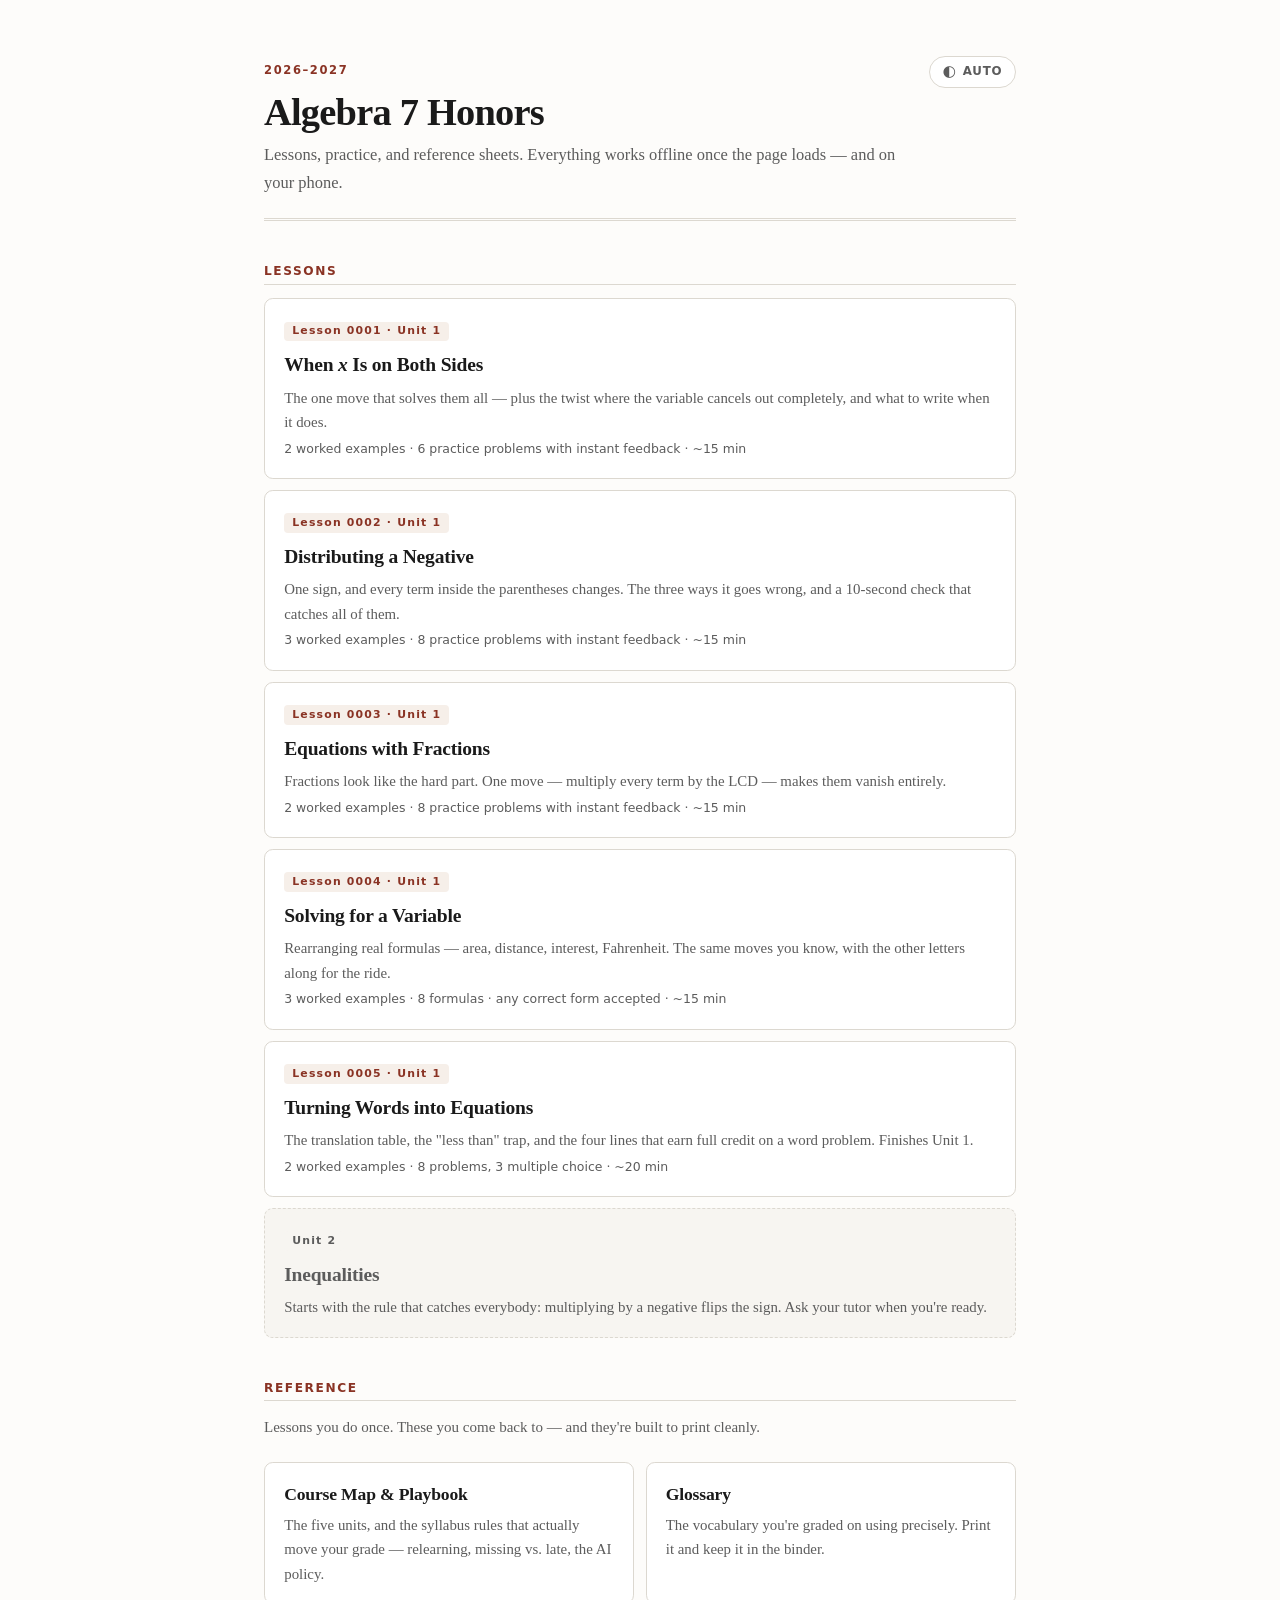
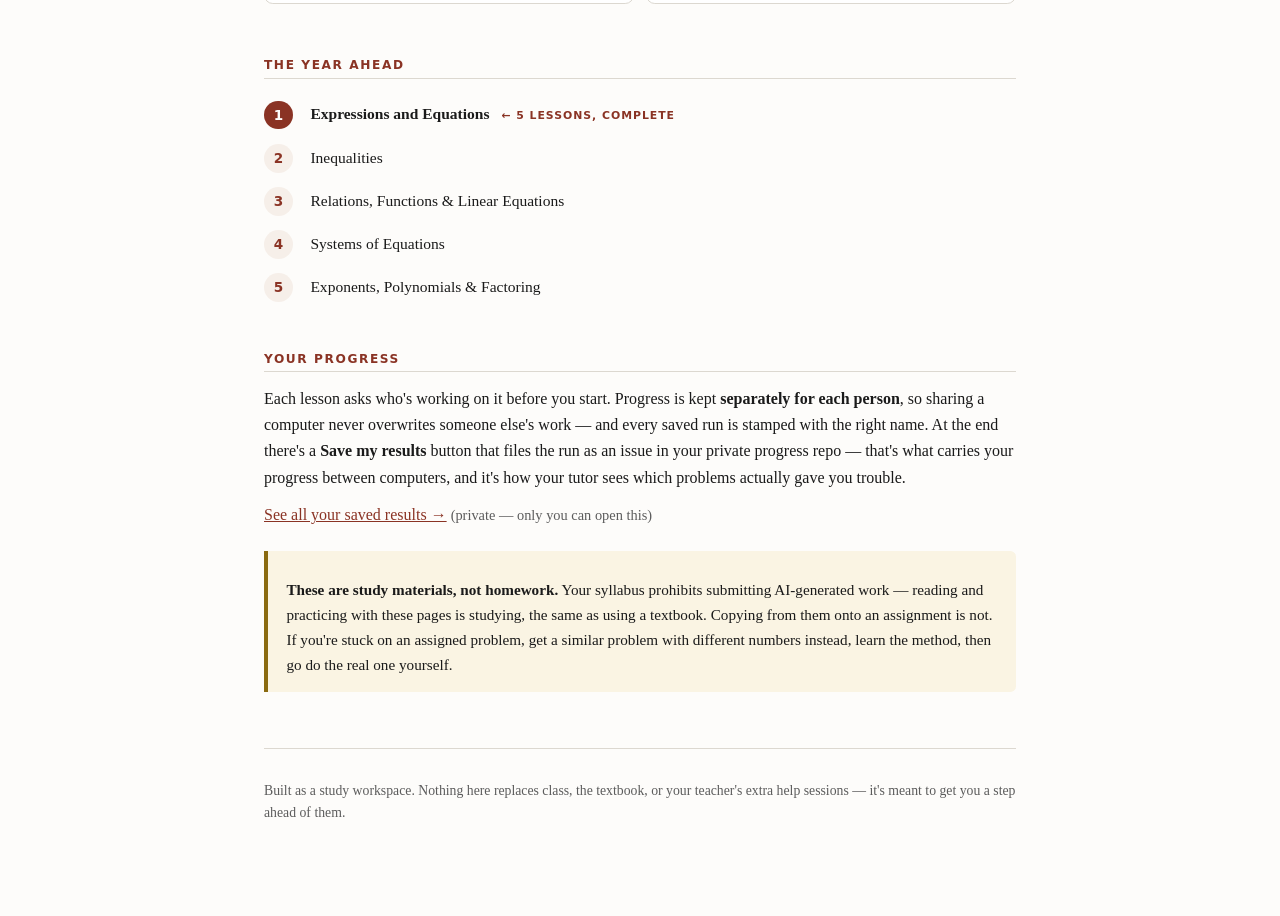
<file: index.html>
<!doctype html>
<html lang="en">
<head>
<meta charset="utf-8">
<meta name="viewport" content="width=device-width,initial-scale=1">
<title>Algebra 7 Honors</title>
<meta name="description" content="Lessons and reference sheets for Algebra 7 Honors.">
<meta name="robots" content="noindex,nofollow">
<link rel="icon" href="data:image/svg+xml,<svg xmlns='http://www.w3.org/2000/svg' viewBox='0 0 100 100'><text y='.9em' font-size='90'>📐</text></svg>">
<script src="assets/site.config.js"></script>
<script>(function(){try{var k=window.SITE.ns+":theme",t=localStorage.getItem(k);if(t==="dark"||t==="light")document.documentElement.setAttribute("data-theme",t);}catch(e){}})();</script>
<link rel="stylesheet" href="assets/palette.css">
<link rel="stylesheet" href="assets/theme.css">
<style>
  *{box-sizing:border-box}
  body{margin:0;background:var(--bg);color:var(--ink);
    font:16px/1.65 "Iowan Old Style","Palatino Linotype",Palatino,Georgia,serif;
    -webkit-text-size-adjust:100%}
  .page{max-width:50rem;margin:0 auto;padding:3.5rem 1.5rem 5rem}
  header{border-bottom:3px double var(--rule);padding-bottom:1.4rem;margin-bottom:1.75rem}
  .eyebrow{font:600 .72rem/1 ui-sans-serif,system-ui,sans-serif;letter-spacing:.14em;
    text-transform:uppercase;color:var(--accent)}
  h1{font-size:2.4rem;line-height:1.1;margin:.55rem 0 .5rem;letter-spacing:-.02em}
  .sub{color:var(--muted);margin:0;font-size:1.03rem}
  h2{font:600 .76rem/1 ui-sans-serif,system-ui,sans-serif;letter-spacing:.13em;
    text-transform:uppercase;color:var(--accent);margin:2.75rem 0 .85rem;
    padding-bottom:.4rem;border-bottom:1px solid var(--rule)}
  p{margin:.7rem 0}
  a{color:var(--accent)}
  /* lesson cards */
  .card{display:block;background:var(--card);border:1px solid var(--rule);
    border-radius:.55rem;padding:1.05rem 1.2rem;margin:.7rem 0;text-decoration:none;
    color:inherit;transition:border-color .15s,transform .15s,box-shadow .15s}
  .card:hover{border-color:var(--accent);transform:translateY(-1px);
    box-shadow:0 3px 14px var(--shadow)}
  .card .no{font:700 .68rem/1 ui-sans-serif,system-ui,sans-serif;letter-spacing:.11em;
    color:var(--accent);background:var(--accent-soft);padding:.28rem .5rem;
    border-radius:.25rem;display:inline-block;margin-bottom:.5rem}
  .card .t{font-size:1.22rem;font-weight:600;letter-spacing:-.01em;display:block}
  .card .d{color:var(--muted);font-size:.93rem;margin-top:.25rem;display:block}
  .card .meta{margin-top:.6rem;font:.78rem/1.4 ui-sans-serif,system-ui,sans-serif;
    color:var(--muted)}
  .grid{display:grid;grid-template-columns:repeat(auto-fit,minmax(15rem,1fr));gap:.7rem}
  .soon{background:var(--surface-alt);border-style:dashed;color:var(--muted);cursor:default}
  .soon:hover{border-color:var(--rule);transform:none;box-shadow:none}
  .soon .t{font-weight:600;color:var(--muted)}
  /* units */
  ol.units{list-style:none;counter-reset:u;padding:0;margin:.5rem 0}
  ol.units li{counter-increment:u;position:relative;padding:.55rem 0 .55rem 2.9rem;
    font-size:.97rem}
  ol.units li::before{content:counter(u);position:absolute;left:0;top:.5rem;
    width:1.8rem;height:1.8rem;border-radius:50%;background:var(--accent-soft);
    color:var(--accent);font:700 .85rem/1.8rem ui-sans-serif,system-ui,sans-serif;
    text-align:center}
  ol.units li.now::before{background:var(--accent);color:var(--card)}
  ol.units li.now{font-weight:600}
  ol.units .tag{font:600 .68rem/1 ui-sans-serif,system-ui,sans-serif;letter-spacing:.09em;
    text-transform:uppercase;color:var(--accent);margin-left:.5rem}
  .callout{border-left:4px solid var(--warn);background:var(--warn-soft);
    padding:.9rem 1.15rem;border-radius:0 .35rem .35rem 0;margin:1.4rem 0;font-size:.95rem}
  .callout strong{color:var(--ink)}
  .callout p:last-child{margin-bottom:0}
  footer{margin-top:3.5rem;padding-top:1.25rem;border-top:1px solid var(--rule);
    color:var(--muted);font-size:.86rem}
  @media (max-width:30rem){ h1{font-size:1.9rem} .page{padding:2.25rem 1.1rem 4rem} }
</style>
</head>
<body>
<div class="page">

<header>
  <span class="eyebrow">2026–2027</span>
  <h1>Algebra 7 Honors</h1>
  <p class="sub">Lessons, practice, and reference sheets. Everything works offline once
  the page loads — and on your phone.</p>
</header>

<h2>Lessons</h2>

<a class="card" href="lessons/0001-variables-both-sides.html">
  <span class="no">Lesson 0001 · Unit 1</span>
  <span class="t">When <em>x</em> Is on Both Sides</span>
  <span class="d">The one move that solves them all — plus the twist where the variable
  cancels out completely, and what to write when it does.</span>
  <span class="meta">2 worked examples · 6 practice problems with instant feedback · ~15 min</span>
</a>

<a class="card" href="lessons/0002-distributing-negatives.html">
  <span class="no">Lesson 0002 · Unit 1</span>
  <span class="t">Distributing a Negative</span>
  <span class="d">One sign, and every term inside the parentheses changes. The three ways
  it goes wrong, and a 10-second check that catches all of them.</span>
  <span class="meta">3 worked examples · 8 practice problems with instant feedback · ~15 min</span>
</a>

<a class="card" href="lessons/0003-equations-with-fractions.html">
  <span class="no">Lesson 0003 · Unit 1</span>
  <span class="t">Equations with Fractions</span>
  <span class="d">Fractions look like the hard part. One move — multiply every term by the
  LCD — makes them vanish entirely.</span>
  <span class="meta">2 worked examples · 8 practice problems with instant feedback · ~15 min</span>
</a>

<a class="card" href="lessons/0004-literal-equations.html">
  <span class="no">Lesson 0004 · Unit 1</span>
  <span class="t">Solving for a Variable</span>
  <span class="d">Rearranging real formulas — area, distance, interest, Fahrenheit. The same
  moves you know, with the other letters along for the ride.</span>
  <span class="meta">3 worked examples · 8 formulas · any correct form accepted · ~15 min</span>
</a>

<a class="card" href="lessons/0005-word-problems.html">
  <span class="no">Lesson 0005 · Unit 1</span>
  <span class="t">Turning Words into Equations</span>
  <span class="d">The translation table, the "less than" trap, and the four lines that earn
  full credit on a word problem. Finishes Unit 1.</span>
  <span class="meta">2 worked examples · 8 problems, 3 multiple choice · ~20 min</span>
</a>

<div class="card soon">
  <span class="no" style="background:var(--surface-alt);color:var(--muted)">Unit 2</span>
  <span class="t">Inequalities</span>
  <span class="d">Starts with the rule that catches everybody: multiplying by a negative
  flips the sign. Ask your tutor when you're ready.</span>
</div>

<h2>Reference</h2>
<p style="margin-top:0;color:var(--muted);font-size:.94rem">Lessons you do once.
These you come back to — and they're built to print cleanly.</p>

<div class="grid">
  <a class="card" href="reference/COURSE-MAP.html">
    <span class="t" style="font-size:1.1rem">Course Map &amp; Playbook</span>
    <span class="d">The five units, and the syllabus rules that actually move your
    grade — relearning, missing vs. late, the AI policy.</span>
  </a>
  <a class="card" href="reference/GLOSSARY.html">
    <span class="t" style="font-size:1.1rem">Glossary</span>
    <span class="d">The vocabulary you're graded on using precisely. Print it and keep
    it in the binder.</span>
  </a>
</div>

<h2>The year ahead</h2>
<ol class="units">
  <li class="now">Expressions and Equations <span class="tag">← 5 lessons, complete</span></li>
  <li>Inequalities</li>
  <li>Relations, Functions &amp; Linear Equations</li>
  <li>Systems of Equations</li>
  <li>Exponents, Polynomials &amp; Factoring</li>
</ol>

<h2>Your progress</h2>
<p style="margin-top:0">Each lesson asks who's working on it before you start. Progress is
kept <strong>separately for each person</strong>, so sharing a computer never overwrites
someone else's work &mdash; and every saved run is stamped with the right name. At the end there's a <strong>Save my results</strong>
button that files the run as an issue in your private progress repo — that's what carries
your progress between computers, and it's how your tutor sees which problems actually
gave you trouble.</p>
<p><a href="https://github.com/joshRpowell/algebra-7h-progress/issues">See all your saved
results &rarr;</a> <span style="color:var(--muted);font-size:.9rem">(private — only you can
open this)</span></p>

<div class="callout">
  <p><strong>These are study materials, not homework.</strong> Your syllabus prohibits
  submitting AI-generated work — reading and practicing with these pages is studying,
  the same as using a textbook. Copying from them onto an assignment is not. If you're
  stuck on an assigned problem, get a similar problem with different numbers instead,
  learn the method, then go do the real one yourself.</p>
</div>

<footer>
  <p>Built as a study workspace. Nothing here replaces class, the textbook, or your
  teacher's extra help sessions — it's meant to get you a step ahead of them.</p>
</footer>

</div>
<script src="assets/theme.js"></script>
</body>
</html>
</file>
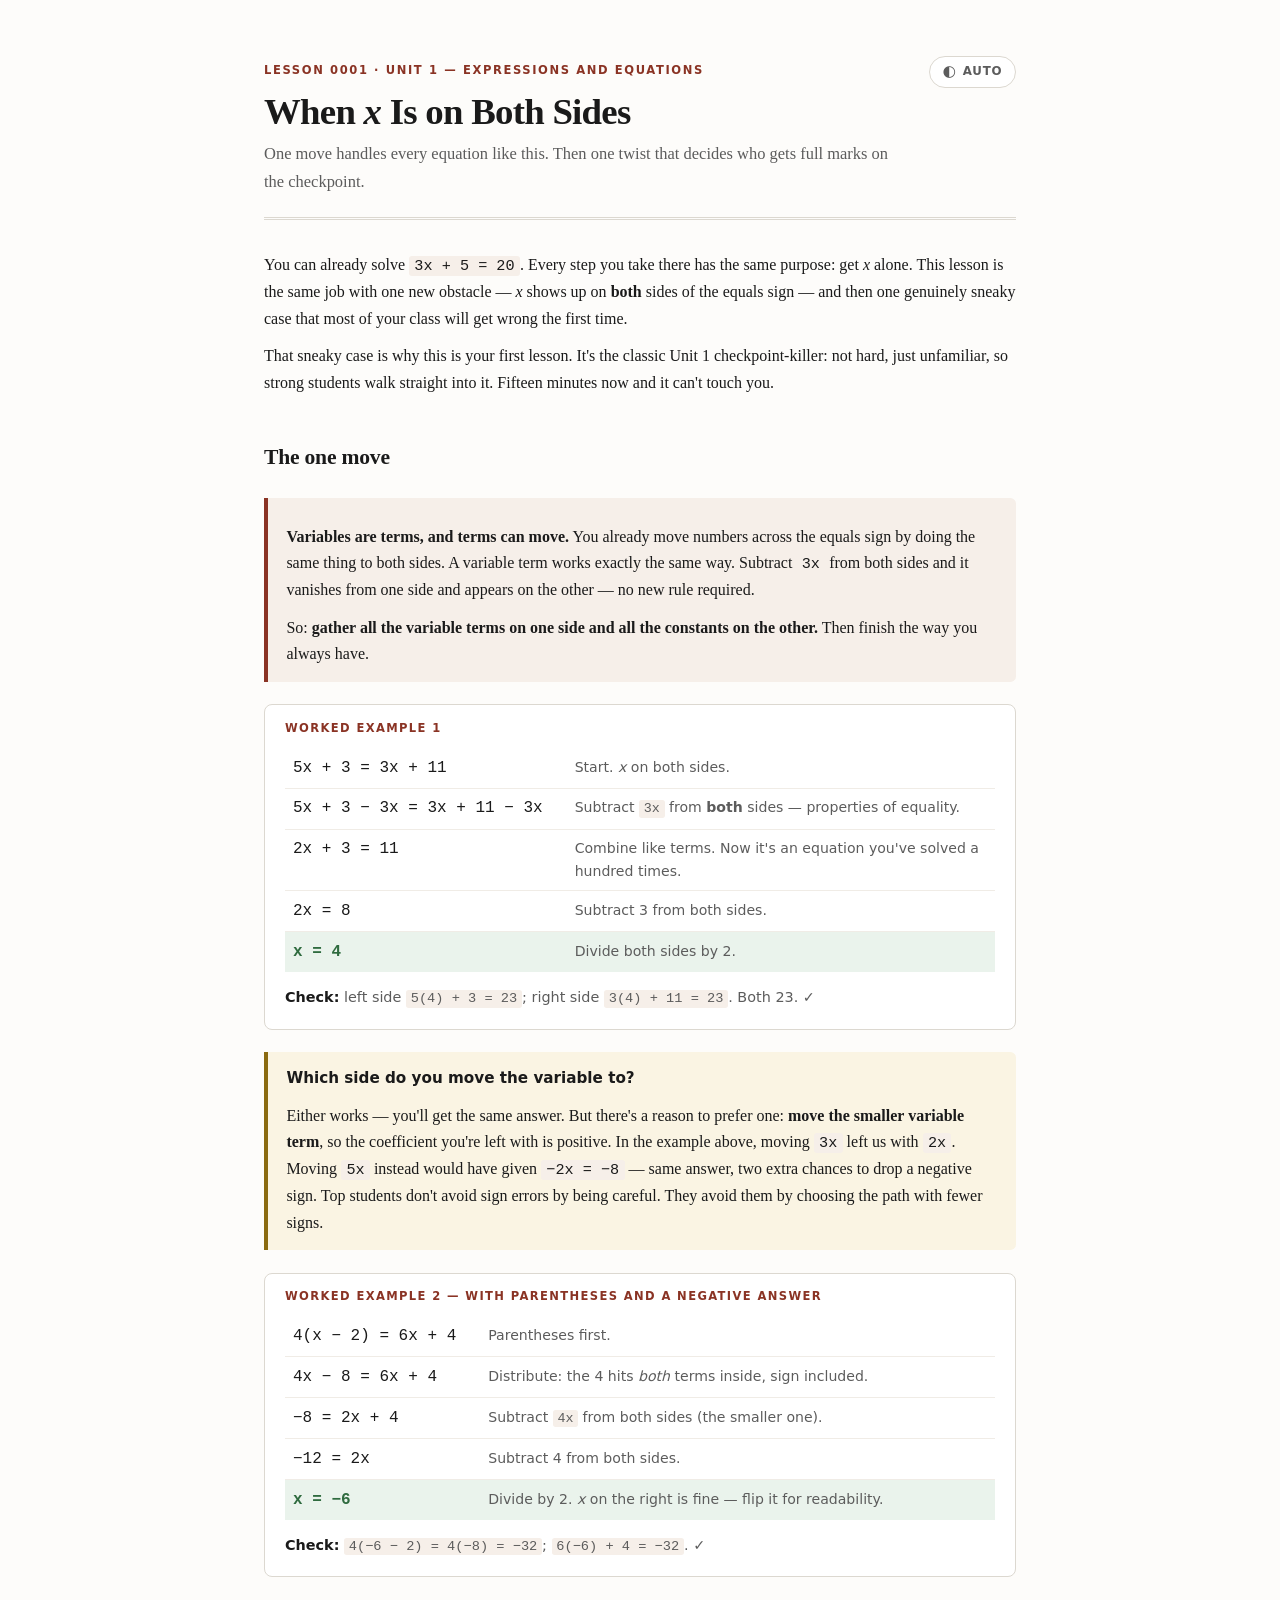
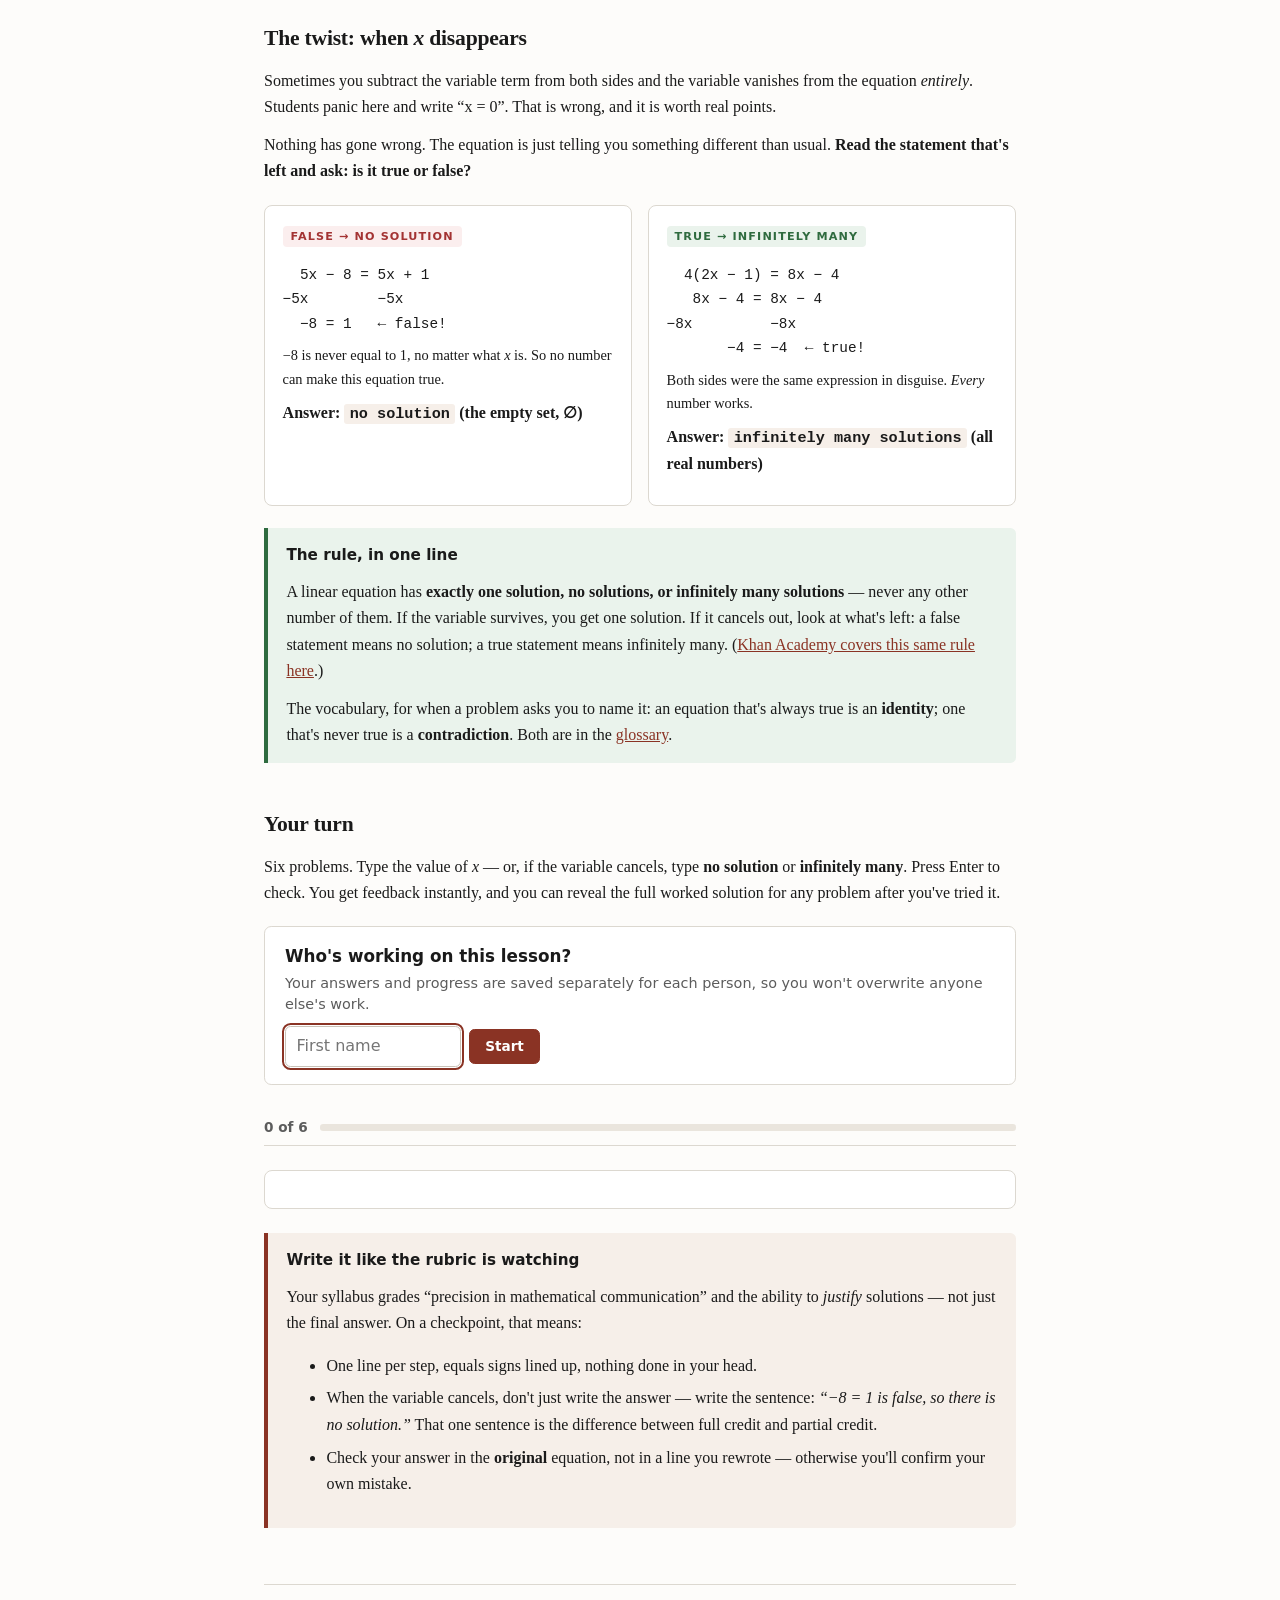
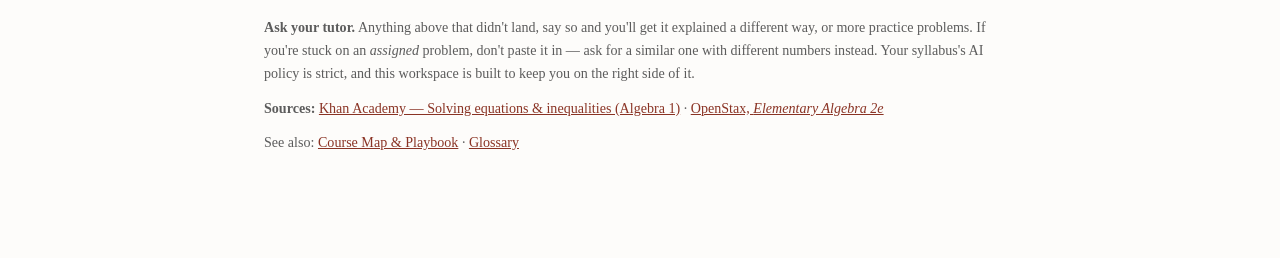
<file: lessons/0001-variables-both-sides.html>
<!doctype html>
<html lang="en">
<head>
<meta charset="utf-8">
<meta name="viewport" content="width=device-width,initial-scale=1">
<meta name="robots" content="noindex,nofollow">
<title>Lesson 0001 — When x Is on Both Sides</title>
<script src="../assets/site.config.js"></script>
<script>(function(){try{var k=window.SITE.ns+":theme",t=localStorage.getItem(k);if(t==="dark"||t==="light")document.documentElement.setAttribute("data-theme",t);}catch(e){}})();</script>
<link rel="stylesheet" href="../assets/palette.css">
<link rel="stylesheet" href="../assets/theme.css">
<link rel="stylesheet" href="../assets/lesson.css">
</head>
<body>
<div class="page">

<header>
  <span class="eyebrow">Lesson 0001 · Unit 1 — Expressions and Equations</span>
  <h1>When <em>x</em> Is on Both Sides</h1>
  <p class="sub">One move handles every equation like this. Then one twist that
  decides who gets full marks on the checkpoint.</p>
</header>

<p>You can already solve <span class="m">3x + 5 = 20</span>. Every step you take there
has the same purpose: get <em>x</em> alone. This lesson is the same job with one new
obstacle — <em>x</em> shows up on <strong>both</strong> sides of the equals sign — and
then one genuinely sneaky case that most of your class will get wrong the first time.</p>

<p>That sneaky case is why this is your first lesson. It's the classic Unit 1
checkpoint-killer: not hard, just unfamiliar, so strong students walk straight into it.
Fifteen minutes now and it can't touch you.</p>

<h2>The one move</h2>

<div class="callout">
  <p><strong>Variables are terms, and terms can move.</strong> You already move numbers
  across the equals sign by doing the same thing to both sides. A variable term works
  exactly the same way. Subtract <span class="m">3x</span> from both sides and it
  vanishes from one side and appears on the other — no new rule required.</p>
  <p>So: <strong>gather all the variable terms on one side and all the constants on the
  other.</strong> Then finish the way you always have.</p>
</div>

<div class="work">
  <div class="title">Worked example 1</div>
  <table class="steps">
    <tr><td class="eq">5x + 3 = 3x + 11</td><td class="why">Start. <em>x</em> on both sides.</td></tr>
    <tr><td class="eq">5x + 3 &minus; 3x = 3x + 11 &minus; 3x</td><td class="why">Subtract <span class="m">3x</span> from <strong>both</strong> sides — properties of equality.</td></tr>
    <tr><td class="eq">2x + 3 = 11</td><td class="why">Combine like terms. Now it's an equation you've solved a hundred times.</td></tr>
    <tr><td class="eq">2x = 8</td><td class="why">Subtract 3 from both sides.</td></tr>
    <tr class="final"><td class="eq">x = 4</td><td class="why">Divide both sides by 2.</td></tr>
  </table>
  <p style="margin:.9rem 0 0;font-size:.9rem;color:var(--muted);font-family:ui-sans-serif,system-ui,sans-serif">
  <strong style="color:var(--ink)">Check:</strong>
  left side <span class="m">5(4) + 3 = 23</span>; right side <span class="m">3(4) + 11 = 23</span>. Both 23. ✓</p>
</div>

<div class="callout warn">
  <h3>Which side do you move the variable to?</h3>
  <p>Either works — you'll get the same answer. But there's a reason to prefer one:
  <strong>move the smaller variable term</strong>, so the coefficient you're left with is
  positive. In the example above, moving <span class="m">3x</span> left us with
  <span class="m">2x</span>. Moving <span class="m">5x</span> instead would have given
  <span class="m">&minus;2x = &minus;8</span> — same answer, two extra chances to drop a
  negative sign. Top students don't avoid sign errors by being careful. They avoid them
  by choosing the path with fewer signs.</p>
</div>

<div class="work">
  <div class="title">Worked example 2 — with parentheses and a negative answer</div>
  <table class="steps">
    <tr><td class="eq">4(x &minus; 2) = 6x + 4</td><td class="why">Parentheses first.</td></tr>
    <tr><td class="eq">4x &minus; 8 = 6x + 4</td><td class="why">Distribute: the 4 hits <em>both</em> terms inside, sign included.</td></tr>
    <tr><td class="eq">&minus;8 = 2x + 4</td><td class="why">Subtract <span class="m">4x</span> from both sides (the smaller one).</td></tr>
    <tr><td class="eq">&minus;12 = 2x</td><td class="why">Subtract 4 from both sides.</td></tr>
    <tr class="final"><td class="eq">x = &minus;6</td><td class="why">Divide by 2. <em>x</em> on the right is fine — flip it for readability.</td></tr>
  </table>
  <p style="margin:.9rem 0 0;font-size:.9rem;color:var(--muted);font-family:ui-sans-serif,system-ui,sans-serif">
  <strong style="color:var(--ink)">Check:</strong>
  <span class="m">4(&minus;6 &minus; 2) = 4(&minus;8) = &minus;32</span>;
  <span class="m">6(&minus;6) + 4 = &minus;32</span>. ✓</p>
</div>

<h2>The twist: when <em>x</em> disappears</h2>

<p>Sometimes you subtract the variable term from both sides and the variable vanishes
from the equation <em>entirely</em>. Students panic here and write &ldquo;x = 0&rdquo;.
That is wrong, and it is worth real points.</p>

<p>Nothing has gone wrong. The equation is just telling you something different than
usual. <strong>Read the statement that's left and ask: is it true or false?</strong></p>

<div class="cases">
  <div class="case no">
    <span class="tag">False → No solution</span>
    <pre>  5x &minus; 8 = 5x + 1
&minus;5x        &minus;5x
  &minus;8 = 1   ← false!</pre>
    <p style="font-size:.9rem;margin:.5rem 0 0">&minus;8 is never equal to 1, no matter
    what <em>x</em> is. So no number can make this equation true.</p>
    <p class="verdict">Answer: <span class="m">no solution</span> (the empty set, ∅)</p>
  </div>
  <div class="case inf">
    <span class="tag">True → Infinitely many</span>
    <pre>  4(2x &minus; 1) = 8x &minus; 4
   8x &minus; 4 = 8x &minus; 4
&minus;8x         &minus;8x
       &minus;4 = &minus;4  ← true!</pre>
    <p style="font-size:.9rem;margin:.5rem 0 0">Both sides were the same expression in
    disguise. <em>Every</em> number works.</p>
    <p class="verdict">Answer: <span class="m">infinitely many solutions</span> (all real numbers)</p>
  </div>
</div>

<div class="callout good">
  <h3>The rule, in one line</h3>
  <p>A linear equation has <strong>exactly one solution, no solutions, or infinitely
  many solutions</strong> — never any other number of them. If the variable survives, you
  get one solution. If it cancels out, look at what's left: a false statement means no
  solution; a true statement means infinitely many.
  (<a href="https://www.khanacademy.org/math/algebra/x2f8bb11595b61c86:solve-equations-inequalities/x2f8bb11595b61c86:num-solutions-linear-equations/v/number-of-solutions-to-linear-equations">Khan Academy
  covers this same rule here</a>.)</p>
  <p>The vocabulary, for when a problem asks you to name it: an equation that's always
  true is an <strong>identity</strong>; one that's never true is a
  <strong>contradiction</strong>. Both are in the
  <a href="../reference/GLOSSARY.html">glossary</a>.</p>
</div>

<h2>Your turn</h2>
<p>Six problems. Type the value of <em>x</em> — or, if the variable cancels, type
<strong>no solution</strong> or <strong>infinitely many</strong>. Press Enter to check.
You get feedback instantly, and you can reveal the full worked solution for any problem
after you've tried it.</p>

<div class="studentbar" id="studentbar"></div>

<div class="scorebar">
  <span id="scoretext">0 of 6</span>
  <span class="track"><span id="bar"></span></span>
</div>

<div id="quiz"></div>

<div id="done">
  <h3 style="margin-top:0">That's the lesson.</h3>
  <p>You can now solve any linear equation with variables on both sides, and — more
  importantly — you know what to do when the variable disappears, which is the part
  that trips up the rest of the class.</p>
  <p><strong>Two things to do next:</strong></p>
  <ul class="tight">
    <li>Get more reps with instant feedback:
      <a href="https://www.khanacademy.org/math/algebra/x2f8bb11595b61c86:solve-equations-inequalities/x2f8bb11595b61c86:linear-equations-variables-both-sides/e/linear_equations_3">Khan
      Academy — variables on both sides</a> and
      <a href="https://www.khanacademy.org/math/math1/x89d82521517266d4:eq-ineq/x89d82521517266d4:eq-num-of-sol/e/solutions-to-linear-equations">number
      of solutions</a>.</li>
    <li>Tell your tutor you finished this, and ask for Lesson 0002 — the distributive
      property with negatives, which is where the sign errors live.</li>
  </ul>
</div>

<div class="savepanel" id="savepanel"></div>

<div class="callout">
  <h3>Write it like the rubric is watching</h3>
  <p>Your syllabus grades &ldquo;precision in mathematical communication&rdquo; and the
  ability to <em>justify</em> solutions — not just the final answer. On a checkpoint,
  that means:</p>
  <ul class="tight">
    <li>One line per step, equals signs lined up, nothing done in your head.</li>
    <li>When the variable cancels, don't just write the answer — write the sentence:
      <em>&ldquo;&minus;8 = 1 is false, so there is no solution.&rdquo;</em> That one
      sentence is the difference between full credit and partial credit.</li>
    <li>Check your answer in the <strong>original</strong> equation, not in a line you
      rewrote — otherwise you'll confirm your own mistake.</li>
  </ul>
</div>

<footer>
  <p><strong>Ask your tutor.</strong> Anything above that didn't land, say so and you'll
  get it explained a different way, or more practice problems. If you're stuck on an
  <em>assigned</em> problem, don't paste it in — ask for a similar one with different
  numbers instead. Your syllabus's AI policy is strict, and this workspace is built to
  keep you on the right side of it.</p>
  <p><strong>Sources:</strong>
  <a href="https://www.khanacademy.org/math/algebra/x2f8bb11595b61c86:solve-equations-inequalities">Khan
  Academy — Solving equations &amp; inequalities (Algebra 1)</a> ·
  <a href="https://openstax.org/details/books/elementary-algebra-2e">OpenStax,
  <em>Elementary Algebra 2e</em></a></p>
  <p>See also: <a href="../reference/COURSE-MAP.html">Course Map &amp; Playbook</a> ·
  <a href="../reference/GLOSSARY.html">Glossary</a></p>
</footer>

</div>

<script src="../assets/quiz.js"></script>
<script>
Quiz.mount({
  lesson: "0001",
  title:  "When x Is on Both Sides",
  unit:   "Unit 1 — Expressions and Equations",
  mount:  "#quiz",
  problems: [
  { prompt: "7x \u2212 4 = 4x + 11", answer: "5",
    tag: "vars-both-sides",
    hint: "Subtract 4x from both sides first — it's the smaller variable term.",
    sol: "7x \u2212 4 = 4x + 11\n7x \u2212 4 \u2212 4x = 4x + 11 \u2212 4x   (subtract 4x)\n3x \u2212 4 = 11\n3x = 15                    (add 4)\nx = 5                      (divide by 3)\n\nCheck: 7(5) \u2212 4 = 31 and 4(5) + 11 = 31. \u2713" },

  { prompt: "9 \u2212 2x = 5x \u2212 12", answer: "3",
    tag: "vars-both-sides",
    hint: "The variable terms are \u22122x and 5x. Adding 2x to both sides keeps things positive.",
    sol: "9 \u2212 2x = 5x \u2212 12\n9 = 7x \u2212 12               (add 2x to both sides)\n21 = 7x                    (add 12)\nx = 3                      (divide by 7)\n\nCheck: 9 \u2212 2(3) = 3 and 5(3) \u2212 12 = 3. \u2713" },

  { prompt: "3(x + 4) = 2x + 18", answer: "6",
    tag: "distribute-then-solve",
    hint: "Distribute the 3 before you move anything.",
    sol: "3(x + 4) = 2x + 18\n3x + 12 = 2x + 18          (distribute)\nx + 12 = 18                (subtract 2x)\nx = 6                      (subtract 12)\n\nCheck: 3(6 + 4) = 30 and 2(6) + 18 = 30. \u2713" },

  { prompt: "5x \u2212 8 = 5x + 1", answer: "none",
    tag: "no-solution",
    hint: "Try subtracting 5x from both sides and read what's left very carefully.",
    sol: "5x \u2212 8 = 5x + 1\n\u22128 = 1                     (subtract 5x \u2014 the variable is gone)\n\n\u22128 = 1 is false, and it doesn't depend on x at all.\nNo value of x can make this true.\n\nAnswer: no solution (a contradiction)" },

  { prompt: "4(2x \u2212 1) = 8x \u2212 4", answer: "all",
    tag: "infinite-solutions",
    hint: "Distribute first, then compare the two sides. Do they look familiar?",
    sol: "4(2x \u2212 1) = 8x \u2212 4\n8x \u2212 4 = 8x \u2212 4            (distribute \u2014 the sides are identical)\n\u22124 = \u22124                    (subtract 8x)\n\n\u22124 = \u22124 is true no matter what x is.\nEvery real number is a solution.\n\nAnswer: infinitely many solutions (an identity)" },

  { prompt: "\u22122(x \u2212 5) = 4x + 22", answer: "-2",
    tag: "distribute-negative",
    hint: "Careful distributing a negative: \u22122 times \u22125 is +10, not \u221210.",
    sol: "\u22122(x \u2212 5) = 4x + 22\n\u22122x + 10 = 4x + 22         (distribute \u2014 note \u22122 \u00d7 \u22125 = +10)\n10 = 6x + 22               (add 2x to both sides)\n\u221212 = 6x                   (subtract 22)\nx = \u22122                     (divide by 6)\n\nCheck: \u22122(\u22122 \u2212 5) = \u22122(\u22127) = 14 and 4(\u22122) + 22 = 14. \u2713" }
  ]
});
</script>
<script src="../assets/theme.js"></script>
</body>
</html>
</file>
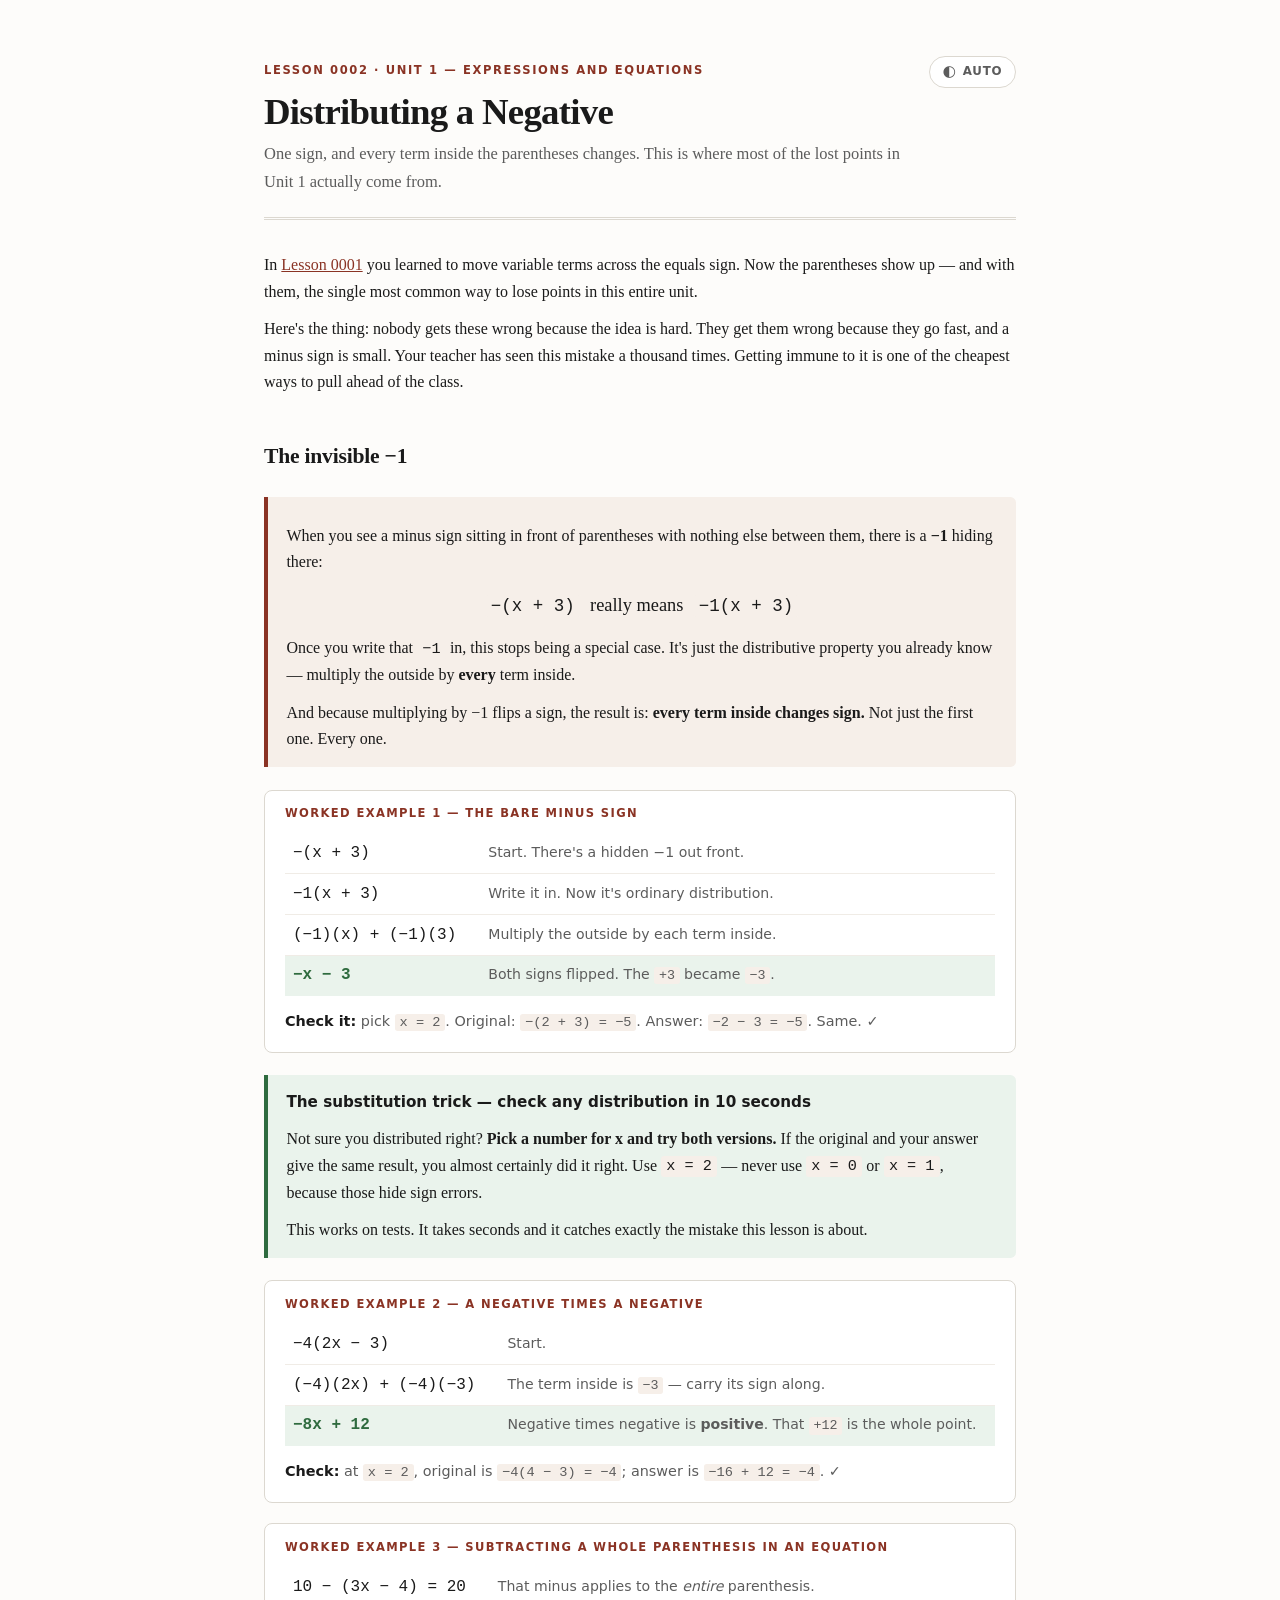
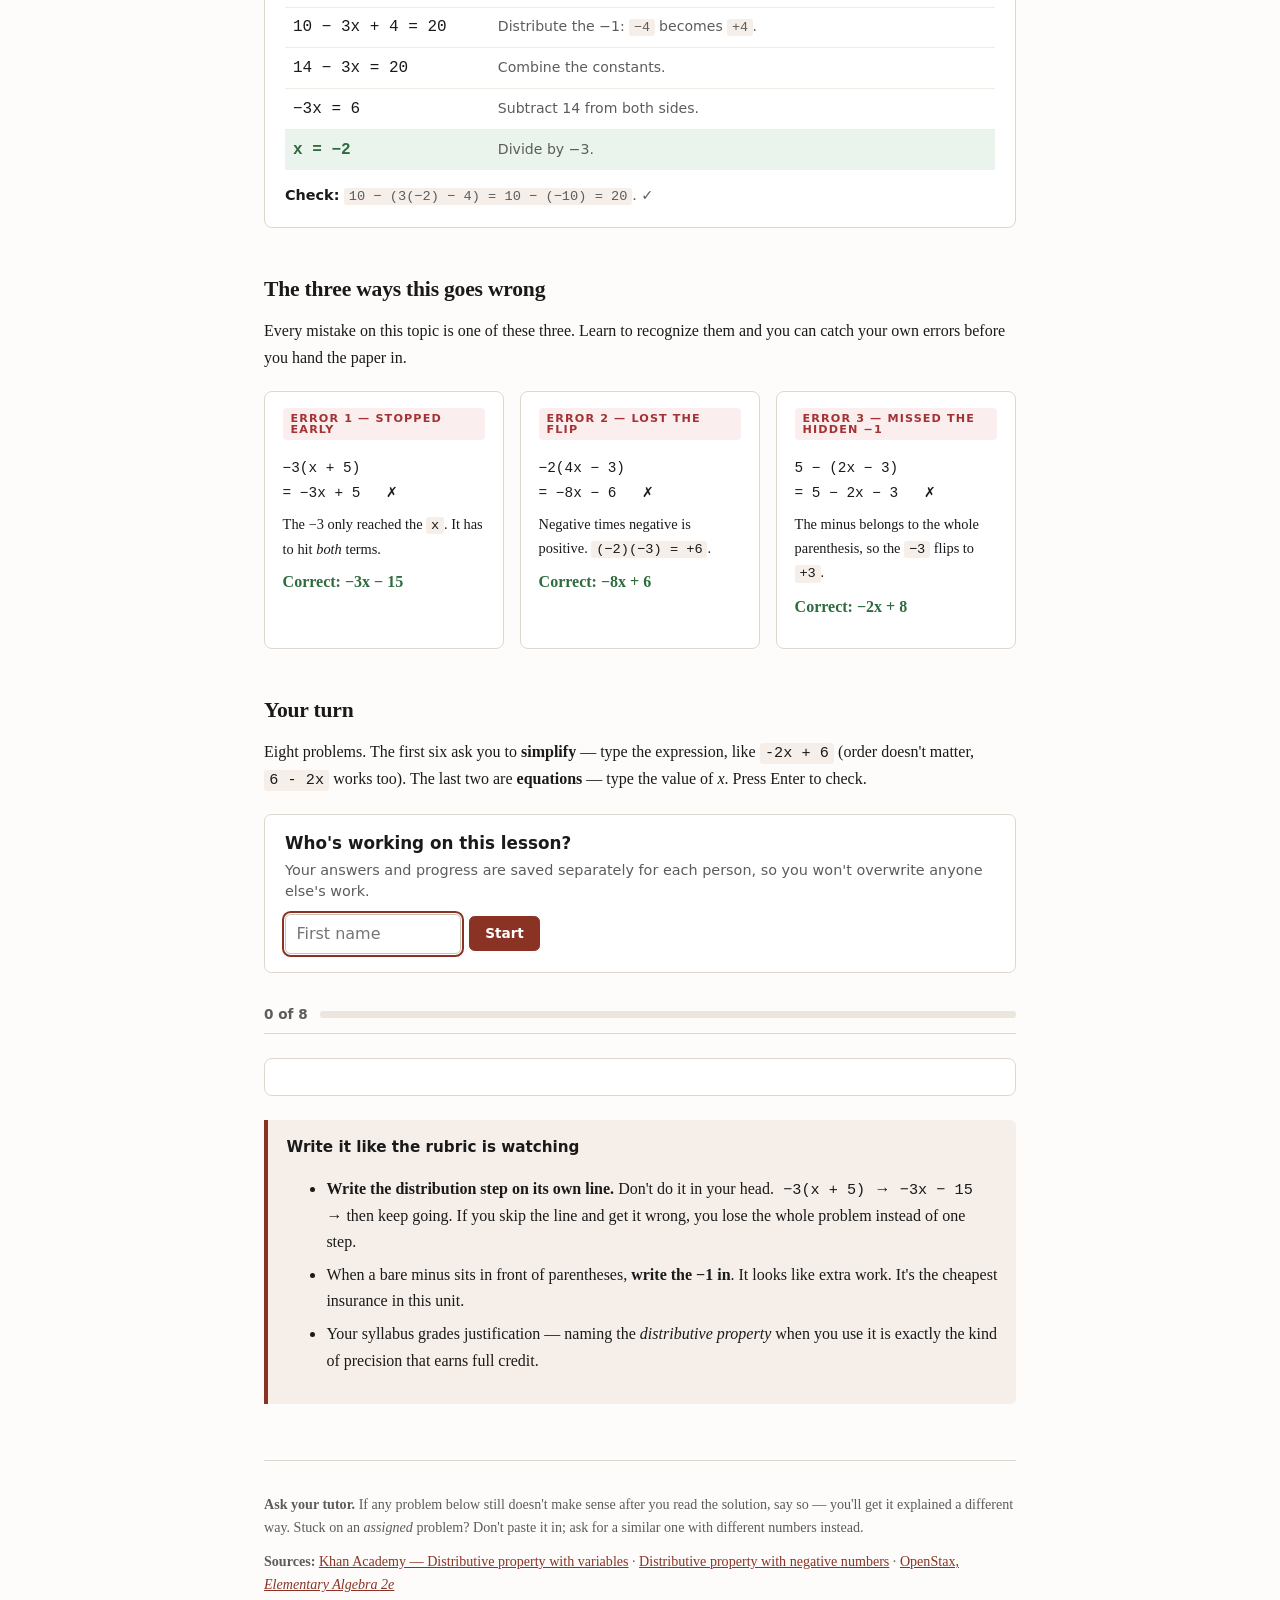
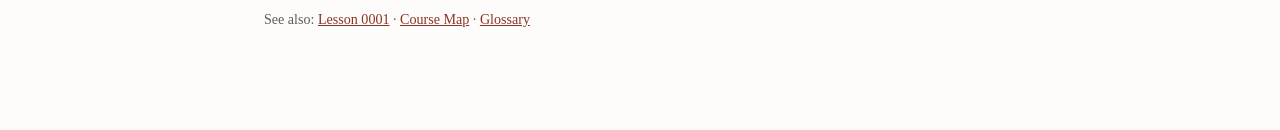
<file: lessons/0002-distributing-negatives.html>
<!doctype html>
<html lang="en">
<head>
<meta charset="utf-8">
<meta name="viewport" content="width=device-width,initial-scale=1">
<meta name="robots" content="noindex,nofollow">
<title>Lesson 0002 — Distributing a Negative</title>
<script src="../assets/site.config.js"></script>
<script>(function(){try{var k=window.SITE.ns+":theme",t=localStorage.getItem(k);if(t==="dark"||t==="light")document.documentElement.setAttribute("data-theme",t);}catch(e){}})();</script>
<link rel="stylesheet" href="../assets/palette.css">
<link rel="stylesheet" href="../assets/theme.css">
<link rel="stylesheet" href="../assets/lesson.css">
</head>
<body>
<div class="page">

<header>
  <span class="eyebrow">Lesson 0002 · Unit 1 — Expressions and Equations</span>
  <h1>Distributing a Negative</h1>
  <p class="sub">One sign, and every term inside the parentheses changes. This is where
  most of the lost points in Unit 1 actually come from.</p>
</header>

<p>In <a href="./0001-variables-both-sides.html">Lesson 0001</a> you learned to move
variable terms across the equals sign. Now the parentheses show up — and with them, the
single most common way to lose points in this entire unit.</p>

<p>Here's the thing: nobody gets these wrong because the idea is hard. They get them wrong
because they go fast, and a minus sign is small. Your teacher has seen this mistake a
thousand times. Getting immune to it is one of the cheapest ways to pull ahead of the
class.</p>

<h2>The invisible &minus;1</h2>

<div class="callout">
  <p>When you see a minus sign sitting in front of parentheses with nothing else between
  them, there is a <strong>&minus;1</strong> hiding there:</p>
  <p style="text-align:center;font-size:1.15rem;margin:.9rem 0">
    <span class="m">&minus;(x + 3)</span> &nbsp;really means&nbsp;
    <span class="m">&minus;1(x + 3)</span></p>
  <p>Once you write that <span class="m">&minus;1</span> in, this stops being a special
  case. It's just the distributive property you already know — multiply the outside by
  <strong>every</strong> term inside.</p>
  <p>And because multiplying by &minus;1 flips a sign, the result is:
  <strong>every term inside changes sign.</strong> Not just the first one. Every one.</p>
</div>

<div class="work">
  <div class="title">Worked example 1 — the bare minus sign</div>
  <table class="steps">
    <tr><td class="eq">&minus;(x + 3)</td><td class="why">Start. There's a hidden &minus;1 out front.</td></tr>
    <tr><td class="eq">&minus;1(x + 3)</td><td class="why">Write it in. Now it's ordinary distribution.</td></tr>
    <tr><td class="eq">(&minus;1)(x) + (&minus;1)(3)</td><td class="why">Multiply the outside by each term inside.</td></tr>
    <tr class="final"><td class="eq">&minus;x &minus; 3</td><td class="why">Both signs flipped. The <span class="m">+3</span> became <span class="m">&minus;3</span>.</td></tr>
  </table>
  <p style="margin:.9rem 0 0;font-size:.9rem;color:var(--muted);font-family:ui-sans-serif,system-ui,sans-serif">
  <strong style="color:var(--ink)">Check it:</strong> pick <span class="m">x = 2</span>.
  Original: <span class="m">&minus;(2 + 3) = &minus;5</span>.
  Answer: <span class="m">&minus;2 &minus; 3 = &minus;5</span>. Same. &#10003;</p>
</div>

<div class="callout good">
  <h3>The substitution trick — check any distribution in 10 seconds</h3>
  <p>Not sure you distributed right? <strong>Pick a number for x and try both versions.</strong>
  If the original and your answer give the same result, you almost certainly did it right.
  Use <span class="m">x = 2</span> — never use <span class="m">x = 0</span> or
  <span class="m">x = 1</span>, because those hide sign errors.</p>
  <p>This works on tests. It takes seconds and it catches exactly the mistake this lesson
  is about.</p>
</div>

<div class="work">
  <div class="title">Worked example 2 — a negative times a negative</div>
  <table class="steps">
    <tr><td class="eq">&minus;4(2x &minus; 3)</td><td class="why">Start.</td></tr>
    <tr><td class="eq">(&minus;4)(2x) + (&minus;4)(&minus;3)</td><td class="why">The term inside is <span class="m">&minus;3</span> — carry its sign along.</td></tr>
    <tr class="final"><td class="eq">&minus;8x + 12</td><td class="why">Negative times negative is <strong>positive</strong>. That <span class="m">+12</span> is the whole point.</td></tr>
  </table>
  <p style="margin:.9rem 0 0;font-size:.9rem;color:var(--muted);font-family:ui-sans-serif,system-ui,sans-serif">
  <strong style="color:var(--ink)">Check:</strong> at <span class="m">x = 2</span>,
  original is <span class="m">&minus;4(4 &minus; 3) = &minus;4</span>;
  answer is <span class="m">&minus;16 + 12 = &minus;4</span>. &#10003;</p>
</div>

<div class="work">
  <div class="title">Worked example 3 — subtracting a whole parenthesis in an equation</div>
  <table class="steps">
    <tr><td class="eq">10 &minus; (3x &minus; 4) = 20</td><td class="why">That minus applies to the <em>entire</em> parenthesis.</td></tr>
    <tr><td class="eq">10 &minus; 3x + 4 = 20</td><td class="why">Distribute the &minus;1: <span class="m">&minus;4</span> becomes <span class="m">+4</span>.</td></tr>
    <tr><td class="eq">14 &minus; 3x = 20</td><td class="why">Combine the constants.</td></tr>
    <tr><td class="eq">&minus;3x = 6</td><td class="why">Subtract 14 from both sides.</td></tr>
    <tr class="final"><td class="eq">x = &minus;2</td><td class="why">Divide by &minus;3.</td></tr>
  </table>
  <p style="margin:.9rem 0 0;font-size:.9rem;color:var(--muted);font-family:ui-sans-serif,system-ui,sans-serif">
  <strong style="color:var(--ink)">Check:</strong>
  <span class="m">10 &minus; (3(&minus;2) &minus; 4) = 10 &minus; (&minus;10) = 20</span>. &#10003;</p>
</div>

<h2>The three ways this goes wrong</h2>
<p>Every mistake on this topic is one of these three. Learn to recognize them and you can
catch your own errors before you hand the paper in.</p>

<div class="cases">
  <div class="case no">
    <span class="tag">Error 1 — stopped early</span>
    <pre>&minus;3(x + 5)
= &minus;3x + 5   &#10007;</pre>
    <p style="font-size:.9rem;margin:.5rem 0 0">The &minus;3 only reached the
    <span class="m">x</span>. It has to hit <em>both</em> terms.</p>
    <p class="verdict" style="color:var(--good)">Correct: &minus;3x &minus; 15</p>
  </div>
  <div class="case no">
    <span class="tag">Error 2 — lost the flip</span>
    <pre>&minus;2(4x &minus; 3)
= &minus;8x &minus; 6   &#10007;</pre>
    <p style="font-size:.9rem;margin:.5rem 0 0">Negative times negative is positive.
    <span class="m">(&minus;2)(&minus;3) = +6</span>.</p>
    <p class="verdict" style="color:var(--good)">Correct: &minus;8x + 6</p>
  </div>
  <div class="case no">
    <span class="tag">Error 3 — missed the hidden &minus;1</span>
    <pre>5 &minus; (2x &minus; 3)
= 5 &minus; 2x &minus; 3   &#10007;</pre>
    <p style="font-size:.9rem;margin:.5rem 0 0">The minus belongs to the whole
    parenthesis, so the <span class="m">&minus;3</span> flips to <span class="m">+3</span>.</p>
    <p class="verdict" style="color:var(--good)">Correct: &minus;2x + 8</p>
  </div>
</div>

<h2>Your turn</h2>
<p>Eight problems. The first six ask you to <strong>simplify</strong> — type the expression,
like <span class="m">-2x + 6</span> (order doesn't matter, <span class="m">6 - 2x</span>
works too). The last two are <strong>equations</strong> — type the value of <em>x</em>.
Press Enter to check.</p>

<div class="studentbar" id="studentbar"></div>

<div class="scorebar">
  <span id="scoretext">0 of 8</span>
  <span class="track"><span id="bar"></span></span>
</div>

<div id="quiz"></div>

<div id="done">
  <h3 style="margin-top:0">That's the lesson.</h3>
  <p>You can now distribute a negative without losing a sign, and — just as important —
  you have a 10-second check that catches the mistake when you do slip.</p>
  <p><strong>Next:</strong></p>
  <ul class="tight">
    <li>More reps with instant feedback:
      <a href="https://www.khanacademy.org/math/algebra-basics/alg-basics-algebraic-expressions/alg-basics-distributive-property/e/distributive-property-with-variables">Khan
      Academy — distributive property with variables</a> and
      <a href="https://www.khanacademy.org/math/algebra/x2f8bb11595b61c86:foundation-algebra/x2f8bb11595b61c86:combine-like-terms/e/combining_like_terms_2">combining
      like terms with negatives</a>.</li>
    <li>Save your results below, then ask your tutor for Lesson 0003 — multi-step equations
      with fractions.</li>
  </ul>
</div>

<div class="savepanel" id="savepanel"></div>

<div class="callout">
  <h3>Write it like the rubric is watching</h3>
  <ul class="tight">
    <li><strong>Write the distribution step on its own line.</strong> Don't do it in your
      head. <span class="m">&minus;3(x + 5)</span> &rarr; <span class="m">&minus;3x &minus; 15</span>
      &rarr; then keep going. If you skip the line and get it wrong, you lose the whole
      problem instead of one step.</li>
    <li>When a bare minus sits in front of parentheses, <strong>write the &minus;1 in</strong>.
      It looks like extra work. It's the cheapest insurance in this unit.</li>
    <li>Your syllabus grades justification — naming the <em>distributive property</em> when
      you use it is exactly the kind of precision that earns full credit.</li>
  </ul>
</div>

<footer>
  <p><strong>Ask your tutor.</strong> If any problem below still doesn't make sense after
  you read the solution, say so — you'll get it explained a different way. Stuck on an
  <em>assigned</em> problem? Don't paste it in; ask for a similar one with different
  numbers instead.</p>
  <p><strong>Sources:</strong>
  <a href="https://www.khanacademy.org/math/algebra-basics/alg-basics-algebraic-expressions/alg-basics-distributive-property/e/distributive-property-with-variables">Khan
  Academy — Distributive property with variables</a> ·
  <a href="https://www.khanacademy.org/math/cc-seventh-grade-math/cc-7th-variables-expressions/cc-7th-factoring/e/factoring_linear_binomials">Distributive
  property with negative numbers</a> ·
  <a href="https://openstax.org/details/books/elementary-algebra-2e">OpenStax,
  <em>Elementary Algebra 2e</em></a></p>
  <p>See also: <a href="./0001-variables-both-sides.html">Lesson 0001</a> ·
  <a href="../reference/COURSE-MAP.html">Course Map</a> ·
  <a href="../reference/GLOSSARY.html">Glossary</a></p>
</footer>

</div>

<script src="../assets/quiz.js"></script>
<script>
Quiz.mount({
  lesson: "0002",
  title:  "Distributing a Negative",
  unit:   "Unit 1 — Expressions and Equations",
  mount:  "#quiz",
  problems: [
  { prompt: "\u2212(x + 7)", answer: "-x-7",
    tag: "distribute-negative-one",
    hint: "Write the hidden \u22121 in front, then multiply it by each term inside.",
    commonErrors: [{ ans: "-x+7", say: "You flipped the x but left the 7 alone. The \u22121 multiplies EVERY term inside \u2014 the +7 has to become \u22127." }],
    sol: "\u2212(x + 7)\n= \u22121(x + 7)          (the hidden \u22121)\n= (\u22121)(x) + (\u22121)(7)\n= \u2212x \u2212 7\n\nCheck at x = 2: \u2212(2+7) = \u22129, and \u22122 \u2212 7 = \u22129. \u2713" },

  { prompt: "\u2212(x \u2212 4)", answer: "-x+4",
    tag: "neg-times-neg",
    hint: "The term inside is \u22124. What is (\u22121) \u00d7 (\u22124)?",
    commonErrors: [{ ans: "-x-4", say: "Careful: (\u22121)(\u22124) = +4, not \u22124. A negative times a negative is positive." }],
    sol: "\u2212(x \u2212 4)\n= \u22121(x \u2212 4)\n= (\u22121)(x) + (\u22121)(\u22124)\n= \u2212x + 4\n\nCheck at x = 2: \u2212(2\u22124) = \u2212(\u22122) = 2, and \u22122 + 4 = 2. \u2713" },

  { prompt: "\u22125(x + 2)", answer: "-5x-10",
    tag: "distribute-all-terms",
    hint: "Multiply \u22125 by x, then \u22125 by +2.",
    commonErrors: [
      { ans: "-5x+2",  say: "The \u22125 only reached the x. It has to multiply the +2 as well." },
      { ans: "-5x+10", say: "(\u22125)(+2) = \u221210, not +10. Both numbers here are being multiplied, and only one of them is negative." }],
    sol: "\u22125(x + 2)\n= (\u22125)(x) + (\u22125)(2)\n= \u22125x \u2212 10\n\nCheck at x = 2: \u22125(4) = \u221220, and \u221210 \u2212 10 = \u221220. \u2713" },

  { prompt: "\u22122(4x \u2212 3)", answer: "-8x+6",
    tag: "neg-times-neg",
    hint: "Two multiplications: (\u22122)(4x) and (\u22122)(\u22123).",
    commonErrors: [{ ans: "-8x-6", say: "This is the classic one. (\u22122)(\u22123) = +6 \u2014 negative times negative is positive." }],
    sol: "\u22122(4x \u2212 3)\n= (\u22122)(4x) + (\u22122)(\u22123)\n= \u22128x + 6\n\nCheck at x = 2: \u22122(8\u22123) = \u221210, and \u221216 + 6 = \u221210. \u2713" },

  { prompt: "5 \u2212 (2x \u2212 3)", answer: "-2x+8",
    tag: "subtract-parenthesis",
    hint: "The minus in front of the parenthesis is a hidden \u22121. Distribute it, THEN combine the constants.",
    commonErrors: [{ ans: "-2x+2", say: "You distributed the minus to the 2x but not to the \u22123. It should become +3, giving 5 + 3 = 8." }],
    sol: "5 \u2212 (2x \u2212 3)\n= 5 \u2212 1(2x \u2212 3)\n= 5 \u2212 2x + 3      (both inside terms flip)\n= \u22122x + 8         (combine 5 + 3)\n\nCheck at x = 2: 5 \u2212 (4\u22123) = 4, and \u22124 + 8 = 4. \u2713" },

  { prompt: "\u2212(3x \u2212 1) + 2x", answer: "-x+1",
    tag: "combine-like-terms",
    hint: "Distribute first, then combine the two x terms.",
    commonErrors: [
      { ans: "-x-1", say: "The distribution is right on the x terms, but (\u22121)(\u22121) = +1, so the constant is +1." },
      { ans: "-5x+1", say: "Watch the signs when combining: \u22123x + 2x = \u2212x, not \u22125x." }],
    sol: "\u2212(3x \u2212 1) + 2x\n= \u22123x + 1 + 2x     (distribute the \u22121)\n= (\u22123x + 2x) + 1\n= \u2212x + 1\n\nCheck at x = 2: \u2212(6\u22121) + 4 = \u22125 + 4 = \u22121, and \u22122 + 1 = \u22121. \u2713" },

  { prompt: "Solve:  12 \u2212 (2x \u2212 5) = 3", answer: "7",
    tag: "subtract-parenthesis",
    hint: "Distribute the minus across BOTH terms first. The \u22125 becomes +5.",
    commonErrors: [{ ans: "2", say: "You got 12 \u2212 2x \u2212 5 instead of 12 \u2212 2x + 5. The \u22125 inside flips to +5 when the minus distributes." }],
    sol: "12 \u2212 (2x \u2212 5) = 3\n12 \u2212 2x + 5 = 3        (distribute \u2014 \u22125 becomes +5)\n17 \u2212 2x = 3             (combine constants)\n\u22122x = \u221214              (subtract 17)\nx = 7                     (divide by \u22122)\n\nCheck: 12 \u2212 (14 \u2212 5) = 12 \u2212 9 = 3. \u2713" },

  { prompt: "Solve:  4 \u2212 3(x \u2212 2) = 16", answer: "-2",
    tag: "distribute-negative",
    hint: "Distribute the \u22123 across both terms before you combine anything.",
    commonErrors: [{ ans: "-6", say: "You used 4 \u2212 3x \u2212 6. But (\u22123)(\u22122) = +6, so it is 4 \u2212 3x + 6 = 10 \u2212 3x." }],
    sol: "4 \u2212 3(x \u2212 2) = 16\n4 \u2212 3x + 6 = 16        (distribute \u22123; (\u22123)(\u22122) = +6)\n10 \u2212 3x = 16            (combine constants)\n\u22123x = 6                  (subtract 10)\nx = \u22122                    (divide by \u22123)\n\nCheck: 4 \u2212 3(\u22122 \u2212 2) = 4 \u2212 3(\u22124) = 4 + 12 = 16. \u2713" }
  ]
});
</script>
<script src="../assets/theme.js"></script>
</body>
</html>
</file>
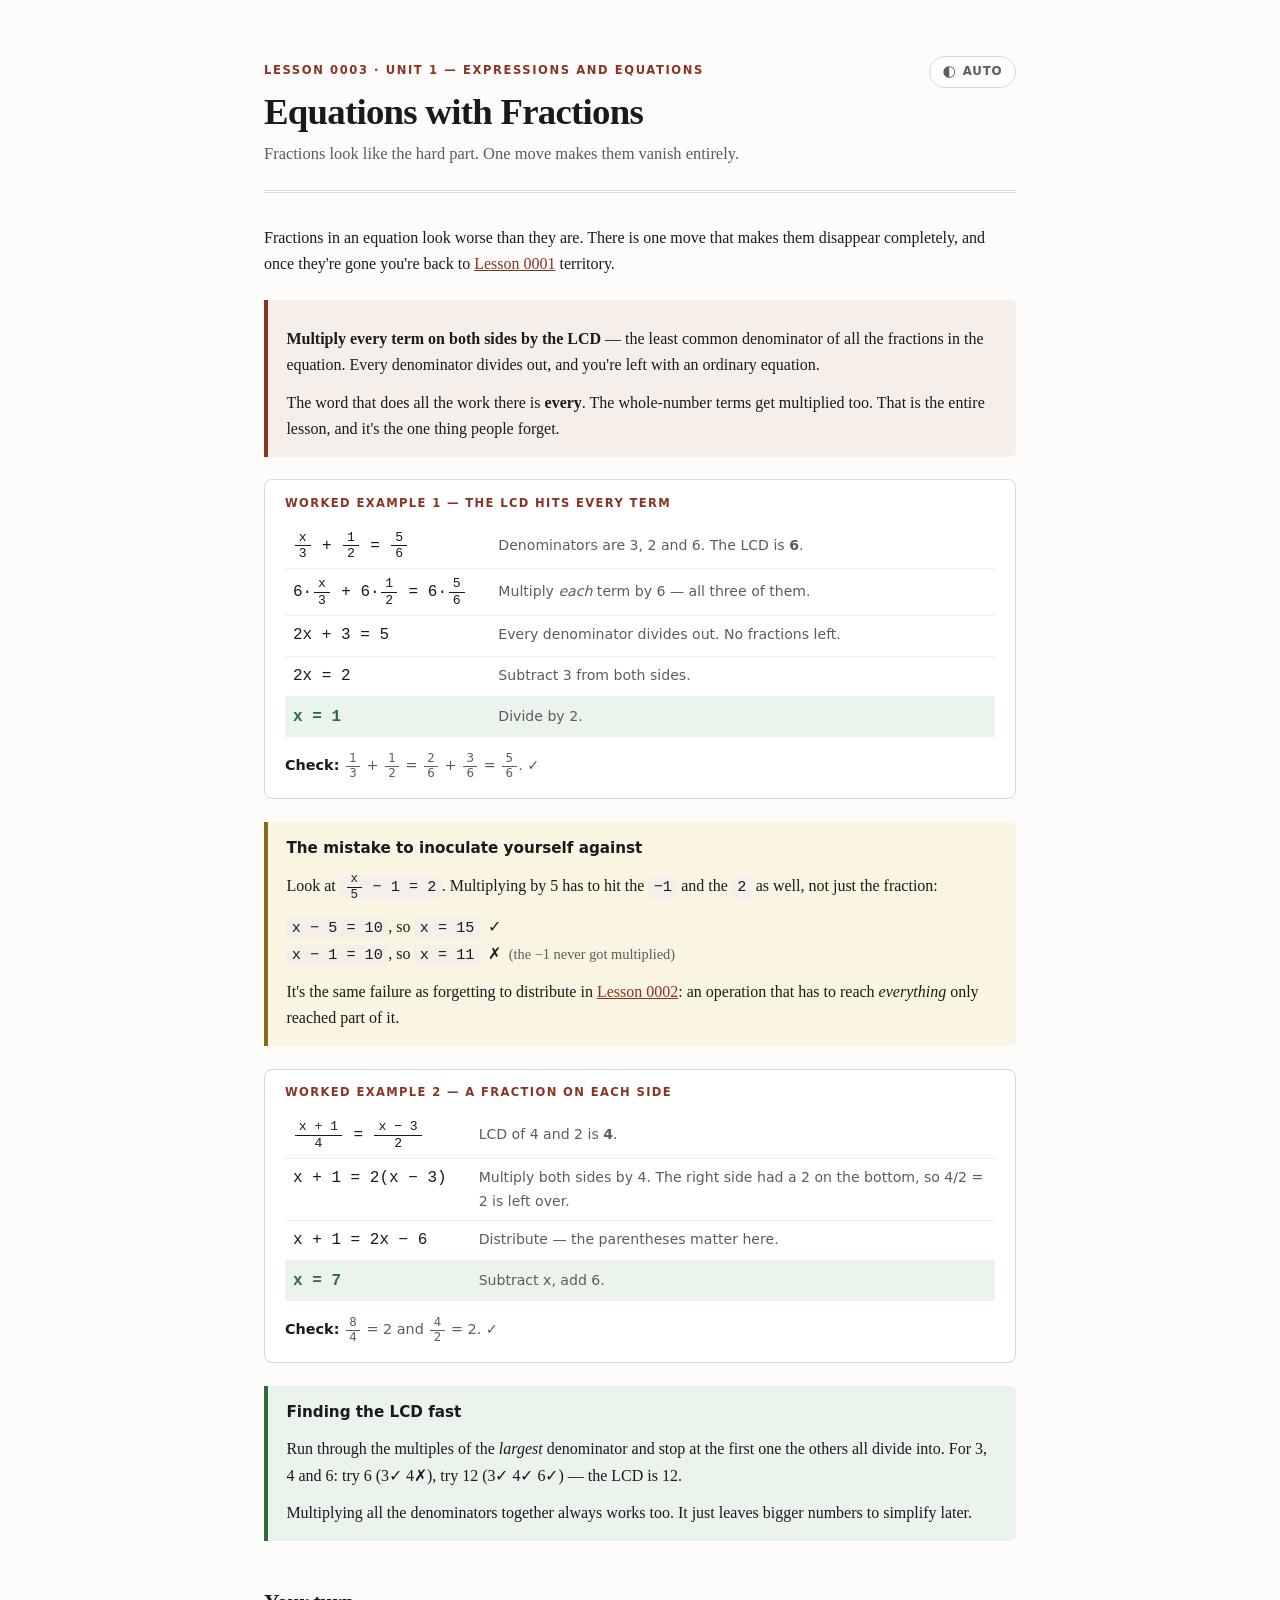
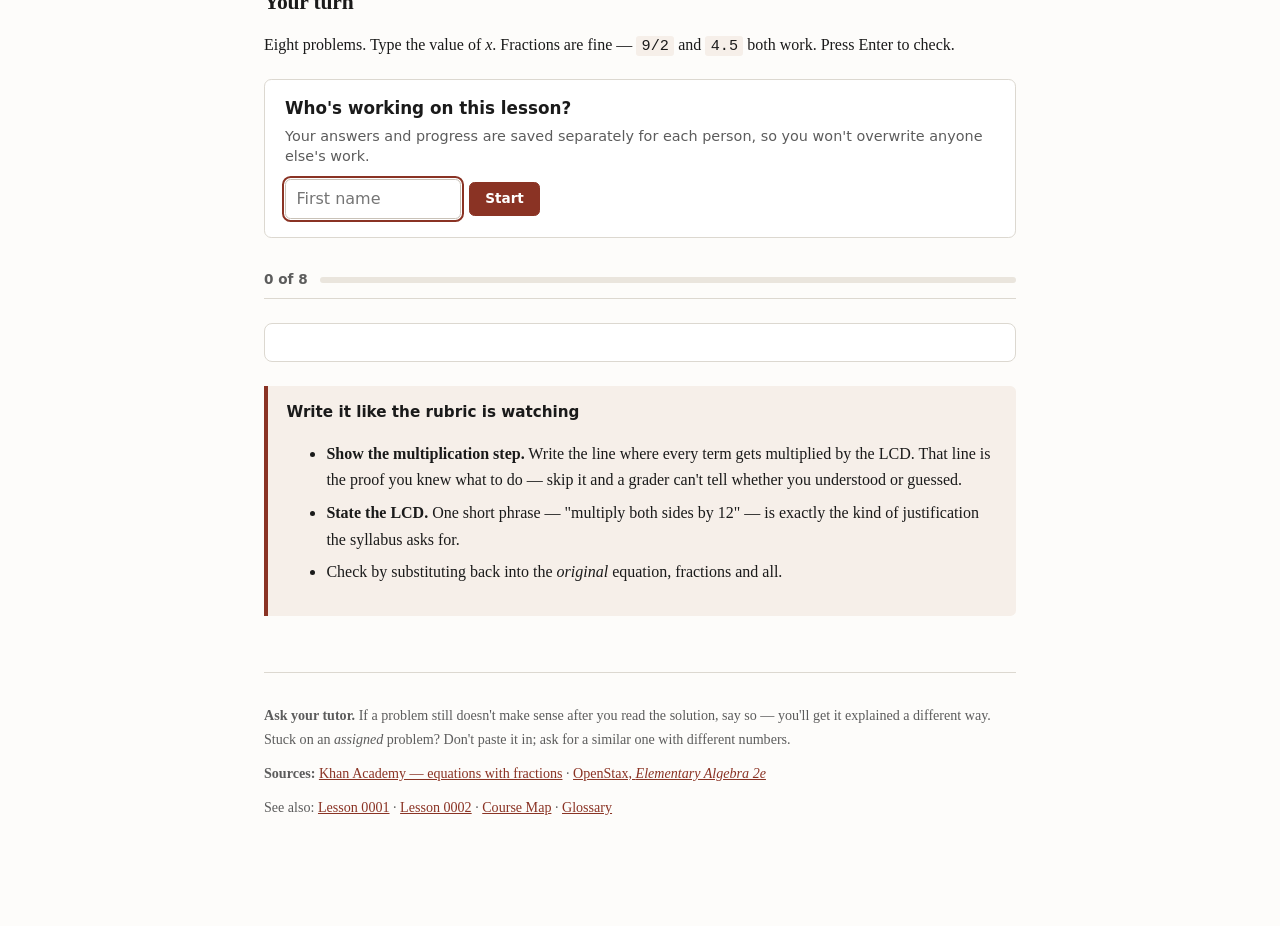
<file: lessons/0003-equations-with-fractions.html>
<!doctype html>
<html lang="en">
<head>
<meta charset="utf-8">
<meta name="viewport" content="width=device-width,initial-scale=1">
<meta name="robots" content="noindex,nofollow">
<title>Lesson 0003 &mdash; Equations with Fractions</title>
<script src="../assets/site.config.js"></script>
<script>(function(){try{var k=window.SITE.ns+":theme",t=localStorage.getItem(k);if(t==="dark"||t==="light")document.documentElement.setAttribute("data-theme",t);}catch(e){}})();</script>
<link rel="stylesheet" href="../assets/palette.css">
<link rel="stylesheet" href="../assets/theme.css">
<link rel="stylesheet" href="../assets/lesson.css">
</head>
<body>
<div class="page">

<header>
  <span class="eyebrow">Lesson 0003 &middot; Unit 1 &mdash; Expressions and Equations</span>
  <h1>Equations with Fractions</h1>
  <p class="sub">Fractions look like the hard part. One move makes them vanish entirely.</p>
</header>

<p>Fractions in an equation look worse than they are. There is one move that makes
them disappear completely, and once they're gone you're back to
<a href="./0001-variables-both-sides.html">Lesson 0001</a> territory.</p>

<div class="callout">
  <p><strong>Multiply every term on both sides by the LCD</strong> &mdash; the least common
  denominator of all the fractions in the equation. Every denominator divides out, and you're
  left with an ordinary equation.</p>
  <p>The word that does all the work there is <strong>every</strong>. The whole-number terms
  get multiplied too. That is the entire lesson, and it's the one thing people forget.</p>
</div>

<div class="work">
  <div class="title">Worked example 1 &mdash; the LCD hits every term</div>
  <table class="steps">
    <tr><td class="eq"><span class="frac"><span class="num">x</span><span class="den">3</span></span> + <span class="frac"><span class="num">1</span><span class="den">2</span></span> = <span class="frac"><span class="num">5</span><span class="den">6</span></span></td><td class="why">Denominators are 3, 2 and 6. The LCD is <strong>6</strong>.</td></tr>
    <tr><td class="eq">6&middot;<span class="frac"><span class="num">x</span><span class="den">3</span></span> + 6&middot;<span class="frac"><span class="num">1</span><span class="den">2</span></span> = 6&middot;<span class="frac"><span class="num">5</span><span class="den">6</span></span></td><td class="why">Multiply <em>each</em> term by 6 &mdash; all three of them.</td></tr>
    <tr><td class="eq">2x + 3 = 5</td><td class="why">Every denominator divides out. No fractions left.</td></tr>
    <tr><td class="eq">2x = 2</td><td class="why">Subtract 3 from both sides.</td></tr>
    <tr class="final"><td class="eq">x = 1</td><td class="why">Divide by 2.</td></tr>
  </table>
  <p style="margin:.9rem 0 0;font-size:.9rem;color:var(--muted);font-family:ui-sans-serif,system-ui,sans-serif">
  <strong style="color:var(--ink)">Check:</strong>
  <span class="frac"><span class="num">1</span><span class="den">3</span></span> + <span class="frac"><span class="num">1</span><span class="den">2</span></span> = <span class="frac"><span class="num">2</span><span class="den">6</span></span> + <span class="frac"><span class="num">3</span><span class="den">6</span></span> = <span class="frac"><span class="num">5</span><span class="den">6</span></span>. &#10003;</p>
</div>

<div class="callout warn">
  <h3>The mistake to inoculate yourself against</h3>
  <p>Look at <span class="m"><span class="frac"><span class="num">x</span><span class="den">5</span></span> &minus; 1 = 2</span>. Multiplying by 5
  has to hit the <span class="m">&minus;1</span> and the <span class="m">2</span> as well,
  not just the fraction:</p>
  <p style="margin:.6rem 0"><span class="m">x &minus; 5 = 10</span>, so
  <span class="m">x = 15</span> &nbsp;&#10003;<br>
  <span class="m">x &minus; 1 = 10</span>, so <span class="m">x = 11</span> &nbsp;&#10007;
  &nbsp;<span style="color:var(--muted);font-size:.9rem">(the &minus;1 never got multiplied)</span></p>
  <p>It's the same failure as forgetting to distribute in
  <a href="./0002-distributing-negatives.html">Lesson 0002</a>: an operation that has to reach
  <em>everything</em> only reached part of it.</p>
</div>

<div class="work">
  <div class="title">Worked example 2 &mdash; a fraction on each side</div>
  <table class="steps">
    <tr><td class="eq"><span class="frac"><span class="num">x + 1</span><span class="den">4</span></span> = <span class="frac"><span class="num">x &minus; 3</span><span class="den">2</span></span></td><td class="why">LCD of 4 and 2 is <strong>4</strong>.</td></tr>
    <tr><td class="eq">x + 1 = 2(x &minus; 3)</td><td class="why">Multiply both sides by 4. The right side had a 2 on the bottom, so 4/2 = 2 is left over.</td></tr>
    <tr><td class="eq">x + 1 = 2x &minus; 6</td><td class="why">Distribute &mdash; the parentheses matter here.</td></tr>
    <tr class="final"><td class="eq">x = 7</td><td class="why">Subtract x, add 6.</td></tr>
  </table>
  <p style="margin:.9rem 0 0;font-size:.9rem;color:var(--muted);font-family:ui-sans-serif,system-ui,sans-serif">
  <strong style="color:var(--ink)">Check:</strong> <span class="frac"><span class="num">8</span><span class="den">4</span></span> = 2 and
  <span class="frac"><span class="num">4</span><span class="den">2</span></span> = 2. &#10003;</p>
</div>

<div class="callout good">
  <h3>Finding the LCD fast</h3>
  <p>Run through the multiples of the <em>largest</em> denominator and stop at the first one
  the others all divide into. For 3, 4 and 6: try 6 (3&#10003; 4&#10007;), try 12
  (3&#10003; 4&#10003; 6&#10003;) &mdash; the LCD is 12.</p>
  <p>Multiplying all the denominators together always works too. It just leaves bigger
  numbers to simplify later.</p>
</div>

<h2>Your turn</h2>
<p>Eight problems. Type the value of <em>x</em>. Fractions are fine &mdash;
<span class="m">9/2</span> and <span class="m">4.5</span> both work. Press Enter to check.</p>

<div class="studentbar" id="studentbar"></div>

<div class="scorebar">
  <span id="scoretext">0 of 8</span>
  <span class="track"><span id="bar"></span></span>
</div>

<div id="quiz"></div>

<div id="done">
  <h3 style="margin-top:0">That's the lesson.</h3>
  <p>Fractions in an equation are now a one-step problem: find the LCD, multiply
  <em>every</em> term, carry on as normal.</p>
  <p><strong>Next:</strong></p>
  <ul class="tight">
    <li>Extra reps:
      <a href="https://www.khanacademy.org/math/algebra/x2f8bb11595b61c86:solve-equations-inequalities">Khan
      Academy &mdash; solving equations</a>.</li>
    <li>Save your results below, then ask your tutor for
      <a href="./0004-literal-equations.html">Lesson 0004</a> &mdash; solving for a variable
      when there are no numbers at all.</li>
  </ul>
</div>

<div class="savepanel" id="savepanel"></div>

<div class="callout">
  <h3>Write it like the rubric is watching</h3>
  <ul class="tight">
    <li><strong>Show the multiplication step.</strong> Write the line where every term gets
      multiplied by the LCD. That line is the proof you knew what to do &mdash; skip it and a
      grader can't tell whether you understood or guessed.</li>
    <li><strong>State the LCD.</strong> One short phrase &mdash; "multiply both sides by 12" &mdash;
      is exactly the kind of justification the syllabus asks for.</li>
    <li>Check by substituting back into the <em>original</em> equation, fractions and all.</li>
  </ul>
</div>

<footer>
  <p><strong>Ask your tutor.</strong> If a problem still doesn't make sense after you read
  the solution, say so &mdash; you'll get it explained a different way. Stuck on an
  <em>assigned</em> problem? Don't paste it in; ask for a similar one with different numbers.</p>
  <p><strong>Sources:</strong>
  <a href="https://www.khanacademy.org/math/algebra/x2f8bb11595b61c86:solve-equations-inequalities/x2f8bb11595b61c86:linear-equations-variables-both-sides/v/solving-equations-with-the-distributive-property-2">Khan
  Academy &mdash; equations with fractions</a> &middot;
  <a href="https://openstax.org/details/books/elementary-algebra-2e">OpenStax,
  <em>Elementary Algebra 2e</em></a></p>
  <p>See also: <a href="./0001-variables-both-sides.html">Lesson 0001</a> &middot;
  <a href="./0002-distributing-negatives.html">Lesson 0002</a> &middot;
  <a href="../reference/COURSE-MAP.html">Course Map</a> &middot;
  <a href="../reference/GLOSSARY.html">Glossary</a></p>
</footer>

</div>

<script src="../assets/quiz.js"></script>
<script>
Quiz.mount({
  lesson: "0003",
  title:  "Equations with Fractions",
  unit:   "Unit 1 \u2014 Expressions and Equations",
  mount:  "#quiz",
  problems: [
  { prompt: "<span class='frac'><span class='num'>x</span><span class='den'>2</span></span> + <span class='frac'><span class='num'>x</span><span class='den'>4</span></span> = 3", answer: "4",
    tag: "lcd-multiply-all",
    hint: "Denominators are 2 and 4, so the LCD is 4. Multiply all three terms by 4.",
    commonErrors: [{ ans: "6", say: "Looks like only one fraction got multiplied. Multiplying every term by 4 gives 2x + x = 12, not x + x = 12." }],
    sol: "x/2 + x/4 = 3\n4(x/2) + 4(x/4) = 4(3)   (LCD is 4 — multiply EVERY term)\n2x + x = 12\n3x = 12\nx = 4\n\nCheck: 4/2 + 4/4 = 2 + 1 = 3. ✓" },

  { prompt: "<span class='frac'><span class='num'>x</span><span class='den'>5</span></span> − 1 = 2", answer: "15",
    tag: "lcd-multiply-all",
    hint: "Multiply by 5 — and remember the −1 and the 2 get multiplied too.",
    commonErrors: [{ ans: "11", say: "The −1 never got multiplied. 5 × (−1) = −5, so the equation becomes x − 5 = 10." }],
    sol: "x/5 − 1 = 2\n5(x/5) − 5(1) = 5(2)   (every term)\nx − 5 = 10\nx = 15\n\nCheck: 15/5 − 1 = 3 − 1 = 2. ✓" },

  { prompt: "<span class='frac'><span class='num'>x − 2</span><span class='den'>3</span></span> = 4", answer: "14",
    tag: "clear-single-fraction",
    hint: "Multiply both sides by 3. The whole numerator (x − 2) survives.",
    commonErrors: [{ ans: "6", say: "The right side needs multiplying too: 3 × 4 = 12, so x − 2 = 12." }],
    sol: "(x − 2)/3 = 4\nx − 2 = 12          (multiply both sides by 3)\nx = 14\n\nCheck: (14 − 2)/3 = 12/3 = 4. ✓" },

  { prompt: "<span class='frac'><span class='num'>x</span><span class='den'>4</span></span> + <span class='frac'><span class='num'>1</span><span class='den'>3</span></span> = <span class='frac'><span class='num'>7</span><span class='den'>12</span></span>", answer: "1",
    tag: "lcd-multiply-all",
    hint: "Denominators 4, 3 and 12 — the LCD is 12.",
    whenWrong: "Multiply all three terms by 12: 12(x/4) = 3x, 12(1/3) = 4, 12(7/12) = 7.",
    sol: "x/4 + 1/3 = 7/12\n12(x/4) + 12(1/3) = 12(7/12)   (LCD is 12)\n3x + 4 = 7\n3x = 3\nx = 1\n\nCheck: 1/4 + 1/3 = 3/12 + 4/12 = 7/12. ✓" },

  { prompt: "<span class='frac'><span class='num'>x + 3</span><span class='den'>2</span></span> = <span class='frac'><span class='num'>x − 1</span><span class='den'>4</span></span>", answer: "-7",
    tag: "fraction-both-sides",
    hint: "LCD is 4. Keep the numerators in parentheses when you multiply.",
    commonErrors: [{ ans: "-4", say: "The parentheses got lost. 4 × (x+3)/2 is 2(x+3) = 2x + 6, not 2x + 3." }],
    sol: "(x + 3)/2 = (x − 1)/4\n4·(x+3)/2 = 4·(x−1)/4   (LCD is 4)\n2(x + 3) = x − 1\n2x + 6 = x − 1        (distribute)\nx = −7\n\nCheck: (−7+3)/2 = −4/2 = −2, and (−7−1)/4 = −8/4 = −2. ✓" },

  { prompt: "<span class='frac'><span class='num'>3x</span><span class='den'>4</span></span> − <span class='frac'><span class='num'>x</span><span class='den'>2</span></span> = 1", answer: "4",
    tag: "lcd-multiply-all",
    hint: "LCD is 4. Multiply the x/2 term by 4 as well — it becomes 2x.",
    commonErrors: [{ ans: "2", say: "The second fraction only got its denominator dropped. 4 × (x/2) = 2x, so you get 3x − 2x = 4." }],
    sol: "3x/4 − x/2 = 1\n4(3x/4) − 4(x/2) = 4(1)   (LCD is 4)\n3x − 2x = 4\nx = 4\n\nCheck: 12/4 − 4/2 = 3 − 2 = 1. ✓" },

  { prompt: "<span class='frac'><span class='num'>2</span><span class='den'>3</span></span>x + 1 = 4", answer: "9/2",
    tag: "reciprocal",
    hint: "Subtract 1 first, then undo the 2/3. Dividing by 2/3 is the same as multiplying by 3/2.",
    commonErrors: [{ ans: "2", say: "You multiplied by 2/3 instead of dividing by it. To undo ×(2/3), multiply by the reciprocal 3/2: 3 × 3/2 = 9/2." }],
    sol: "(2/3)x + 1 = 4\n(2/3)x = 3              (subtract 1)\nx = 3 ÷ (2/3)\nx = 3 × (3/2) = 9/2 = 4.5\n\nOr clear the fraction first: multiply everything by 3 → 2x + 3 = 12 → 2x = 9 → x = 9/2.\n\nCheck: (2/3)(9/2) = 3, and 3 + 1 = 4. ✓" },

  { prompt: "<span class='frac'><span class='num'>x</span><span class='den'>6</span></span> + <span class='frac'><span class='num'>x</span><span class='den'>3</span></span> = <span class='frac'><span class='num'>5</span><span class='den'>2</span></span>", answer: "5",
    tag: "lcd-multiply-all",
    hint: "Denominators 6, 3 and 2 — the LCD is 6. Don't forget the right-hand side.",
    commonErrors: [{ ans: "5/6", say: "The 5/2 on the right needs multiplying by 6 too: 6 × 5/2 = 15, not 5/2." }],
    sol: "x/6 + x/3 = 5/2\n6(x/6) + 6(x/3) = 6(5/2)   (LCD is 6 — all three terms)\nx + 2x = 15\n3x = 15\nx = 5\n\nCheck: 5/6 + 5/3 = 5/6 + 10/6 = 15/6 = 5/2. ✓" }
  ]
});
</script>
<script src="../assets/theme.js"></script>
</body>
</html>
</file>
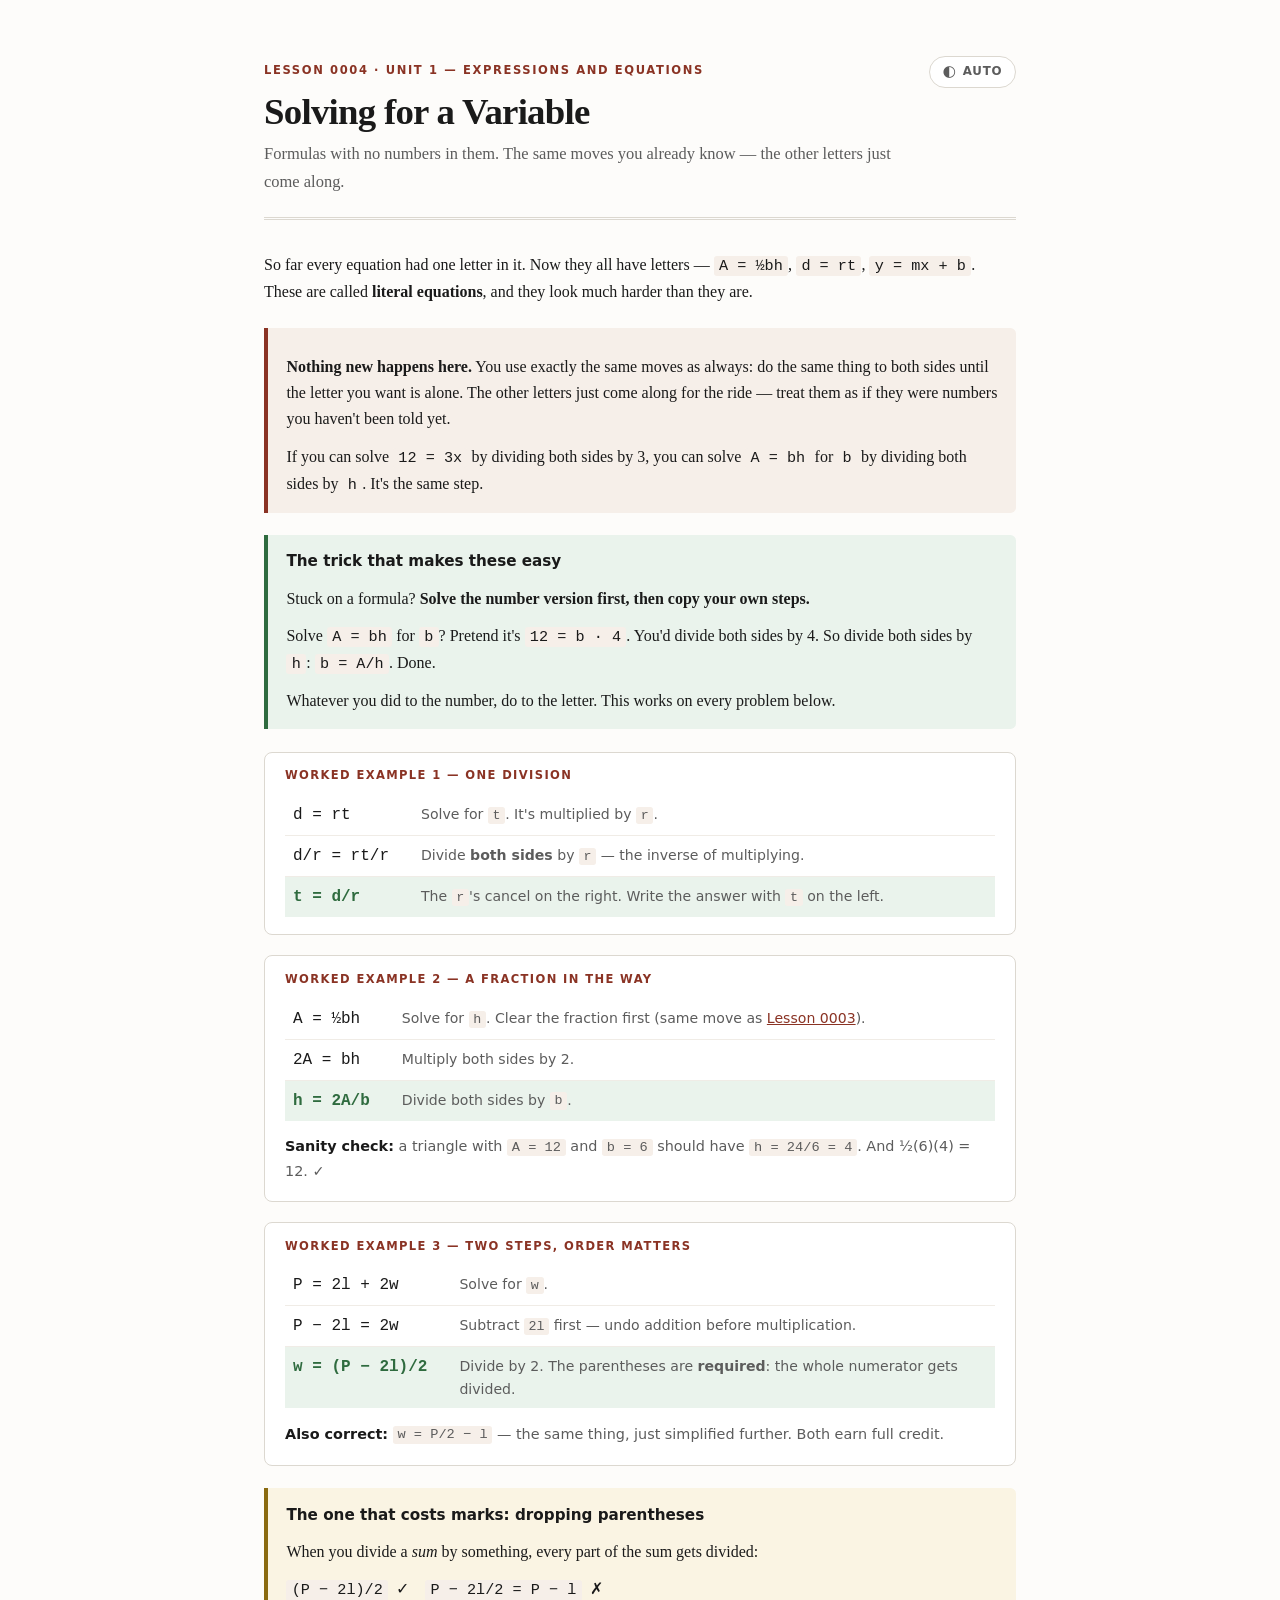
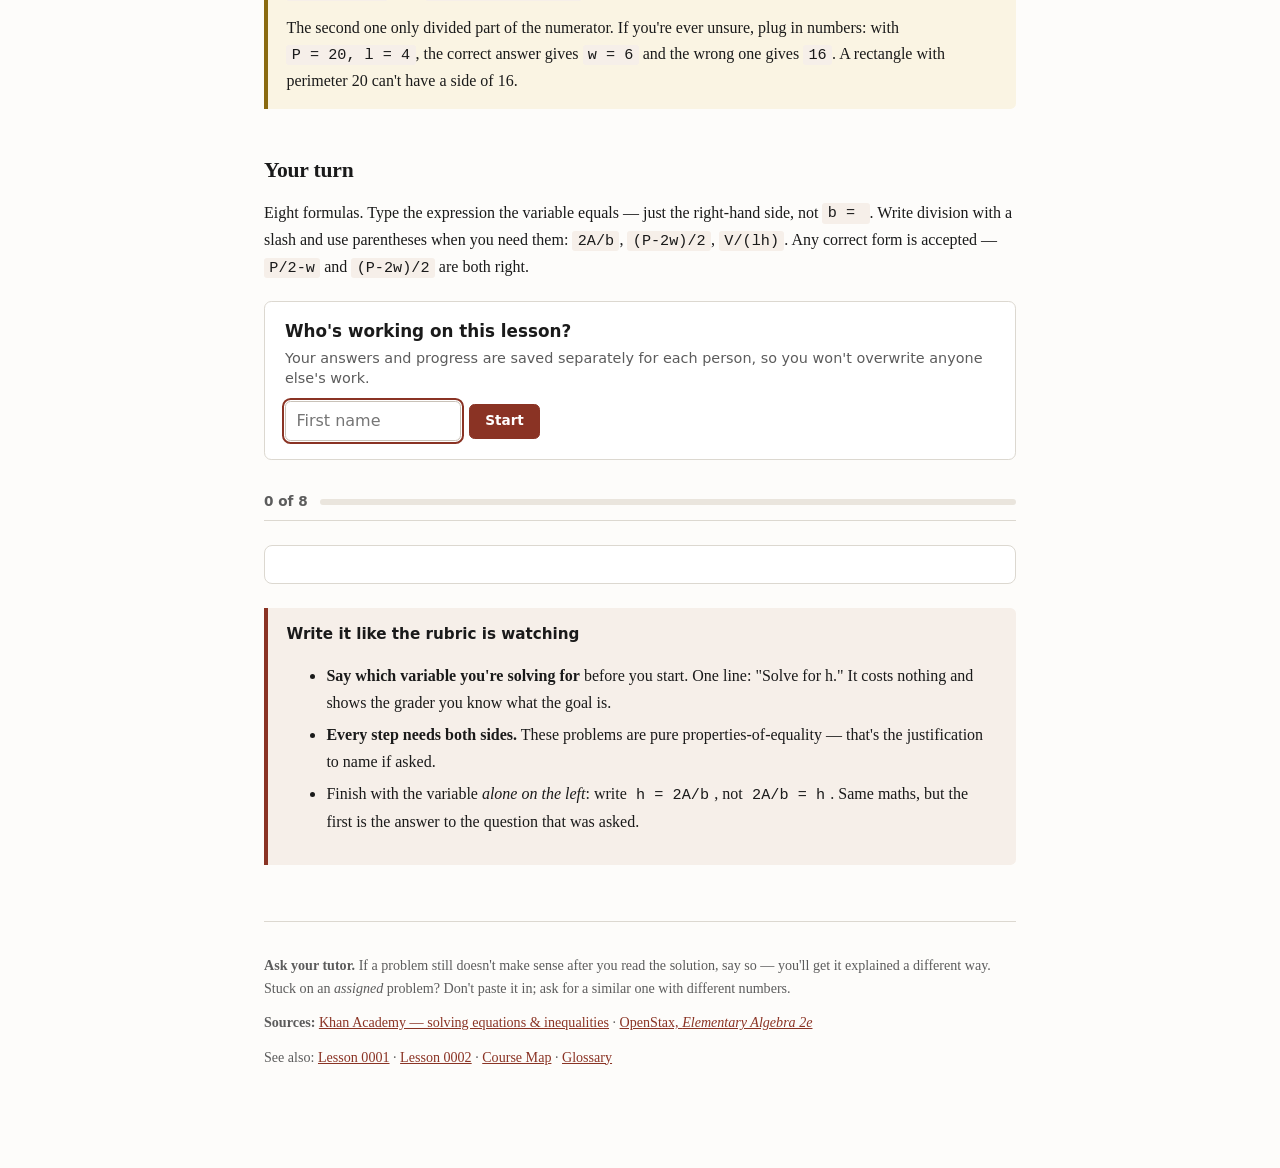
<file: lessons/0004-literal-equations.html>
<!doctype html>
<html lang="en">
<head>
<meta charset="utf-8">
<meta name="viewport" content="width=device-width,initial-scale=1">
<meta name="robots" content="noindex,nofollow">
<title>Lesson 0004 &mdash; Solving for a Variable</title>
<script src="../assets/site.config.js"></script>
<script>(function(){try{var k=window.SITE.ns+":theme",t=localStorage.getItem(k);if(t==="dark"||t==="light")document.documentElement.setAttribute("data-theme",t);}catch(e){}})();</script>
<link rel="stylesheet" href="../assets/palette.css">
<link rel="stylesheet" href="../assets/theme.css">
<link rel="stylesheet" href="../assets/lesson.css">
</head>
<body>
<div class="page">

<header>
  <span class="eyebrow">Lesson 0004 &middot; Unit 1 &mdash; Expressions and Equations</span>
  <h1>Solving for a Variable</h1>
  <p class="sub">Formulas with no numbers in them. The same moves you already know &mdash; the other letters just come along.</p>
</header>

<p>So far every equation had one letter in it. Now they all have letters &mdash;
<span class="m">A = &frac12;bh</span>, <span class="m">d = rt</span>,
<span class="m">y = mx + b</span>. These are called <strong>literal equations</strong>, and
they look much harder than they are.</p>

<div class="callout">
  <p><strong>Nothing new happens here.</strong> You use exactly the same moves as always:
  do the same thing to both sides until the letter you want is alone. The other letters just
  come along for the ride &mdash; treat them as if they were numbers you haven't been told yet.</p>
  <p>If you can solve <span class="m">12 = 3x</span> by dividing both sides by 3, you can
  solve <span class="m">A = bh</span> for <span class="m">b</span> by dividing both sides by
  <span class="m">h</span>. It's the same step.</p>
</div>

<div class="callout good">
  <h3>The trick that makes these easy</h3>
  <p>Stuck on a formula? <strong>Solve the number version first, then copy your own steps.</strong></p>
  <p style="margin:.7rem 0">Solve <span class="m">A = bh</span> for <span class="m">b</span>?
  Pretend it's <span class="m">12 = b &middot; 4</span>. You'd divide both sides by 4. So
  divide both sides by <span class="m">h</span>: <span class="m">b = A/h</span>. Done.</p>
  <p>Whatever you did to the number, do to the letter. This works on every problem below.</p>
</div>

<div class="work">
  <div class="title">Worked example 1 &mdash; one division</div>
  <table class="steps">
    <tr><td class="eq">d = rt</td><td class="why">Solve for <span class="m">t</span>. It's multiplied by <span class="m">r</span>.</td></tr>
    <tr><td class="eq">d/r = rt/r</td><td class="why">Divide <strong>both sides</strong> by <span class="m">r</span> &mdash; the inverse of multiplying.</td></tr>
    <tr class="final"><td class="eq">t = d/r</td><td class="why">The <span class="m">r</span>'s cancel on the right. Write the answer with <span class="m">t</span> on the left.</td></tr>
  </table>
</div>

<div class="work">
  <div class="title">Worked example 2 &mdash; a fraction in the way</div>
  <table class="steps">
    <tr><td class="eq">A = &frac12;bh</td><td class="why">Solve for <span class="m">h</span>. Clear the fraction first (same move as <a href="./0003-equations-with-fractions.html">Lesson 0003</a>).</td></tr>
    <tr><td class="eq">2A = bh</td><td class="why">Multiply both sides by 2.</td></tr>
    <tr class="final"><td class="eq">h = 2A/b</td><td class="why">Divide both sides by <span class="m">b</span>.</td></tr>
  </table>
  <p style="margin:.9rem 0 0;font-size:.9rem;color:var(--muted);font-family:ui-sans-serif,system-ui,sans-serif">
  <strong style="color:var(--ink)">Sanity check:</strong> a triangle with
  <span class="m">A = 12</span> and <span class="m">b = 6</span> should have
  <span class="m">h = 24/6 = 4</span>. And &frac12;(6)(4) = 12. &#10003;</p>
</div>

<div class="work">
  <div class="title">Worked example 3 &mdash; two steps, order matters</div>
  <table class="steps">
    <tr><td class="eq">P = 2l + 2w</td><td class="why">Solve for <span class="m">w</span>.</td></tr>
    <tr><td class="eq">P &minus; 2l = 2w</td><td class="why">Subtract <span class="m">2l</span> first &mdash; undo addition before multiplication.</td></tr>
    <tr class="final"><td class="eq">w = (P &minus; 2l)/2</td><td class="why">Divide by 2. The parentheses are <strong>required</strong>: the whole numerator gets divided.</td></tr>
  </table>
  <p style="margin:.9rem 0 0;font-size:.9rem;color:var(--muted);font-family:ui-sans-serif,system-ui,sans-serif">
  <strong style="color:var(--ink)">Also correct:</strong> <span class="m">w = P/2 &minus; l</span>
  &mdash; the same thing, just simplified further. Both earn full credit.</p>
</div>

<div class="callout warn">
  <h3>The one that costs marks: dropping parentheses</h3>
  <p>When you divide a <em>sum</em> by something, every part of the sum gets divided:</p>
  <p style="margin:.6rem 0"><span class="m">(P &minus; 2l)/2</span> &nbsp;&#10003;
  &nbsp;&nbsp; <span class="m">P &minus; 2l/2 = P &minus; l</span> &nbsp;&#10007;</p>
  <p>The second one only divided part of the numerator. If you're ever unsure, plug in
  numbers: with <span class="m">P = 20, l = 4</span>, the correct answer gives
  <span class="m">w = 6</span> and the wrong one gives <span class="m">16</span>. A rectangle
  with perimeter 20 can't have a side of 16.</p>
</div>

<h2>Your turn</h2>
<p>Eight formulas. Type the expression the variable equals &mdash; just the
right-hand side, not <span class="m">b = </span>. Write division with a slash and use
parentheses when you need them: <span class="m">2A/b</span>, <span class="m">(P-2w)/2</span>,
<span class="m">V/(lh)</span>. Any correct form is accepted &mdash; <span class="m">P/2-w</span>
and <span class="m">(P-2w)/2</span> are both right.</p>

<div class="studentbar" id="studentbar"></div>

<div class="scorebar">
  <span id="scoretext">0 of 8</span>
  <span class="track"><span id="bar"></span></span>
</div>

<div id="quiz"></div>

<div id="done">
  <h3 style="margin-top:0">That's the lesson.</h3>
  <p>You can now rearrange any formula &mdash; which is most of what algebra actually gets
  used for outside a classroom. Every science class you ever take will assume you can do this.</p>
  <p><strong>Next:</strong> save your results below, then ask your tutor for
    <a href="./0005-word-problems.html">Lesson 0005</a> &mdash; turning a sentence into an
    equation, the last piece of Unit 1.</p>
</div>

<div class="savepanel" id="savepanel"></div>

<div class="callout">
  <h3>Write it like the rubric is watching</h3>
  <ul class="tight">
    <li><strong>Say which variable you're solving for</strong> before you start. One line:
      "Solve for h." It costs nothing and shows the grader you know what the goal is.</li>
    <li><strong>Every step needs both sides.</strong> These problems are pure
      properties-of-equality &mdash; that's the justification to name if asked.</li>
    <li>Finish with the variable <em>alone on the left</em>: write
      <span class="m">h = 2A/b</span>, not <span class="m">2A/b = h</span>. Same maths,
      but the first is the answer to the question that was asked.</li>
  </ul>
</div>

<footer>
  <p><strong>Ask your tutor.</strong> If a problem still doesn't make sense after you read
  the solution, say so &mdash; you'll get it explained a different way. Stuck on an
  <em>assigned</em> problem? Don't paste it in; ask for a similar one with different numbers.</p>
  <p><strong>Sources:</strong>
  <a href="https://www.khanacademy.org/math/algebra/x2f8bb11595b61c86:solve-equations-inequalities">Khan
  Academy &mdash; solving equations &amp; inequalities</a> &middot;
  <a href="https://openstax.org/details/books/elementary-algebra-2e">OpenStax,
  <em>Elementary Algebra 2e</em></a></p>
  <p>See also: <a href="./0001-variables-both-sides.html">Lesson 0001</a> &middot;
  <a href="./0002-distributing-negatives.html">Lesson 0002</a> &middot;
  <a href="../reference/COURSE-MAP.html">Course Map</a> &middot;
  <a href="../reference/GLOSSARY.html">Glossary</a></p>
</footer>

</div>

<script src="../assets/quiz.js"></script>
<script>
Quiz.mount({
  lesson: "0004",
  title:  "Solving for a Variable",
  unit:   "Unit 1 \u2014 Expressions and Equations",
  mount:  "#quiz",
  problems: [
  { prompt: "d = rt&nbsp;&nbsp;&nbsp;solve for <strong>r</strong>", answer: "d/t", vars: ["d","t"],
    placeholder: "e.g.  d/t",
    tag: "literal-one-step",
    hint: "r is multiplied by t. What undoes multiplying by t?",
    whenWrong: "Divide both sides by t. Careful which letter ends up on top — d is the one being divided.",
    sol: "d = rt\nd/t = rt/t      (divide both sides by t)\nr = d/t\n\nSanity check: d = 100, t = 2 gives r = 50 — and 50 × 2 = 100. ✓" },

  { prompt: "A = &frac12;bh&nbsp;&nbsp;&nbsp;solve for <strong>h</strong>", answer: "2A/b", vars: ["A","b"],
    placeholder: "e.g.  2A/b",
    tag: "literal-clear-fraction",
    hint: "Clear the fraction first: multiply both sides by 2. Then divide by b.",
    whenWrong: "Two steps: multiply both sides by 2 to get 2A = bh, then divide both sides by b.",
    sol: "A = ½bh\n2A = bh          (multiply both sides by 2)\nh = 2A/b         (divide both sides by b)\n\nSanity check: A = 12, b = 6 gives h = 24/6 = 4, and ½(6)(4) = 12. ✓" },

  { prompt: "P = 2l + 2w&nbsp;&nbsp;&nbsp;solve for <strong>l</strong>", answer: "(P-2w)/2", vars: ["P","w"],
    placeholder: "e.g.  (P-2w)/2",
    tag: "literal-two-step",
    hint: "Subtract 2w from both sides first, then divide everything by 2.",
    whenWrong: "Undo the addition before the multiplication. And when you divide, the WHOLE left side gets divided — you need parentheses.",
    sol: "P = 2l + 2w\nP − 2w = 2l           (subtract 2w)\nl = (P − 2w)/2        (divide both sides by 2)\n\nAlso correct: l = P/2 − w.\n\nSanity check: P = 20, w = 4 gives l = 12/2 = 6, and 2(6) + 2(4) = 20. ✓" },

  { prompt: "y = mx + b&nbsp;&nbsp;&nbsp;solve for <strong>m</strong>", answer: "(y-b)/x", vars: ["y","b","x"],
    placeholder: "e.g.  (y-b)/x",
    tag: "literal-two-step",
    hint: "Subtract b first. Then m is multiplied by x — divide it off.",
    whenWrong: "Subtract b from both sides to get y − b = mx, then divide both sides by x. The whole y − b goes on top.",
    sol: "y = mx + b\ny − b = mx        (subtract b)\nm = (y − b)/x    (divide both sides by x)\n\nThis is the slope formula in disguise — you'll meet it again in Unit 3." },

  { prompt: "I = Prt&nbsp;&nbsp;&nbsp;solve for <strong>r</strong>", answer: "I/(Pt)", vars: ["I","P","t"],
    placeholder: "e.g.  I/(Pt)",
    tag: "literal-multi-divisor",
    hint: "r is multiplied by both P and t. Divide both sides by both of them.",
    whenWrong: "Divide by P and by t. Both belong in the denominator: I/(Pt), not (I/P)t.",
    sol: "I = Prt\nI/(Pt) = Prt/(Pt)   (divide both sides by Pt)\nr = I/(Pt)\n\nThis is the simple-interest formula. Sanity check: I = 60, P = 1000, t = 3\ngives r = 60/3000 = 0.02, i.e. 2% — and 1000 × 0.02 × 3 = 60. ✓" },

  { prompt: "V = lwh&nbsp;&nbsp;&nbsp;solve for <strong>w</strong>", answer: "V/(lh)", vars: ["V","l","h"],
    placeholder: "e.g.  V/(lh)",
    tag: "literal-multi-divisor",
    hint: "Same shape as the last one: two letters to divide off.",
    whenWrong: "Both l and h go underneath: V/(lh). Writing V/l·h would multiply by h instead of dividing.",
    sol: "V = lwh\nw = V/(lh)      (divide both sides by lh)\n\nSanity check: a 2 × 3 × 4 box has V = 24, so w = 24/(2×4) = 3. ✓" },

  { prompt: "ax + b = c&nbsp;&nbsp;&nbsp;solve for <strong>x</strong>", answer: "(c-b)/a", vars: ["a","b","c"],
    placeholder: "e.g.  (c-b)/a",
    tag: "literal-two-step",
    hint: "This is every two-step equation you have ever solved, with letters instead of numbers.",
    whenWrong: "Subtract b from both sides, then divide by a. The whole c − b goes on top.",
    sol: "ax + b = c\nax = c − b        (subtract b)\nx = (c − b)/a     (divide by a)\n\nThis is the general form of every two-step equation.\nWith a = 3, b = 5, c = 20 it gives x = 15/3 = 5 — the same answer as solving 3x + 5 = 20." },

  { prompt: "F = <span class='frac'><span class='num'>9</span><span class='den'>5</span></span>C + 32&nbsp;&nbsp;&nbsp;solve for <strong>C</strong>", answer: "5(F-32)/9", vars: ["F"],
    placeholder: "e.g.  5(F-32)/9",
    tag: "reciprocal",
    hint: "Subtract 32 first. Then undo ×(9/5) by multiplying by the reciprocal 5/9.",
    whenWrong: "Subtract 32 before you touch the fraction. Then multiply by 5/9 (the reciprocal), not by 9/5.",
    sol: "F = (9/5)C + 32\nF − 32 = (9/5)C          (subtract 32)\n(5/9)(F − 32) = C        (multiply by the reciprocal 5/9)\nC = 5(F − 32)/9\n\nThis is the real Fahrenheit-to-Celsius formula.\nSanity check: F = 212 gives C = 5(180)/9 = 100. Boiling point. ✓" }
  ]
});
</script>
<script src="../assets/theme.js"></script>
</body>
</html>
</file>
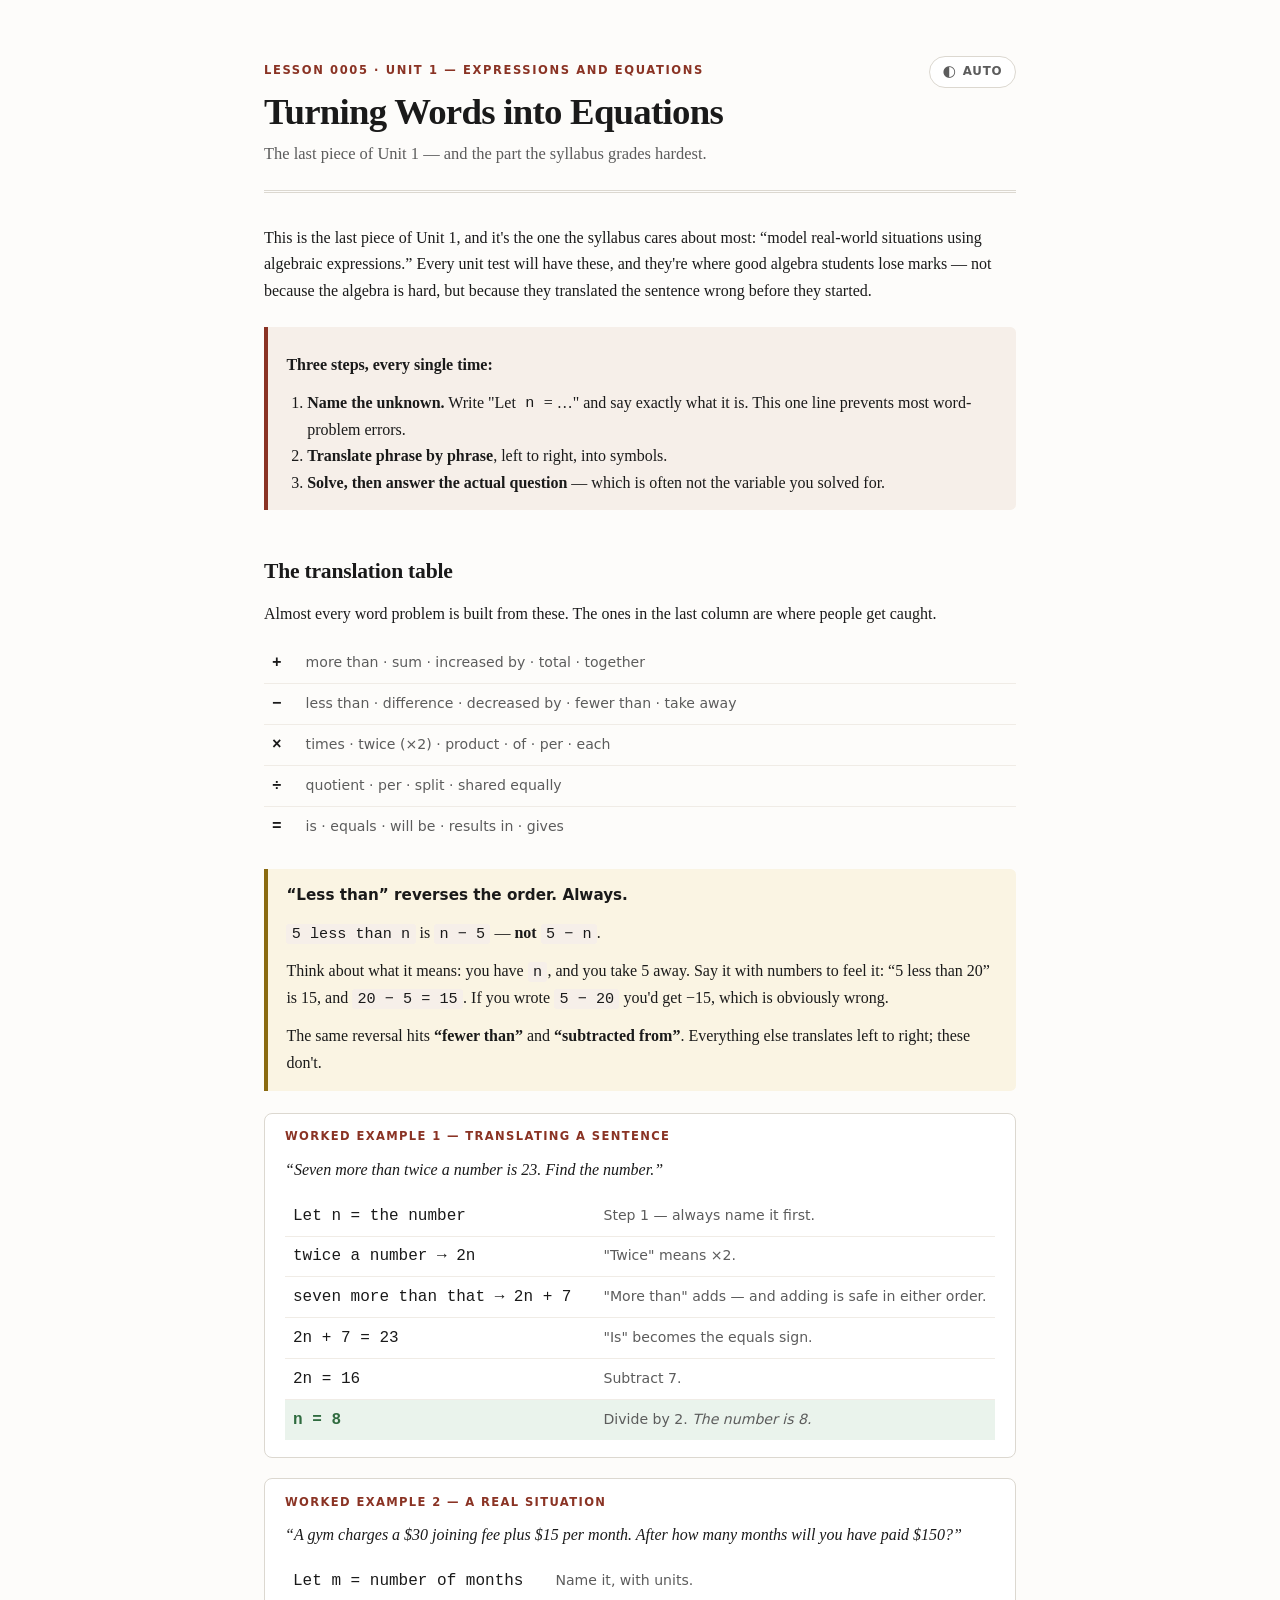
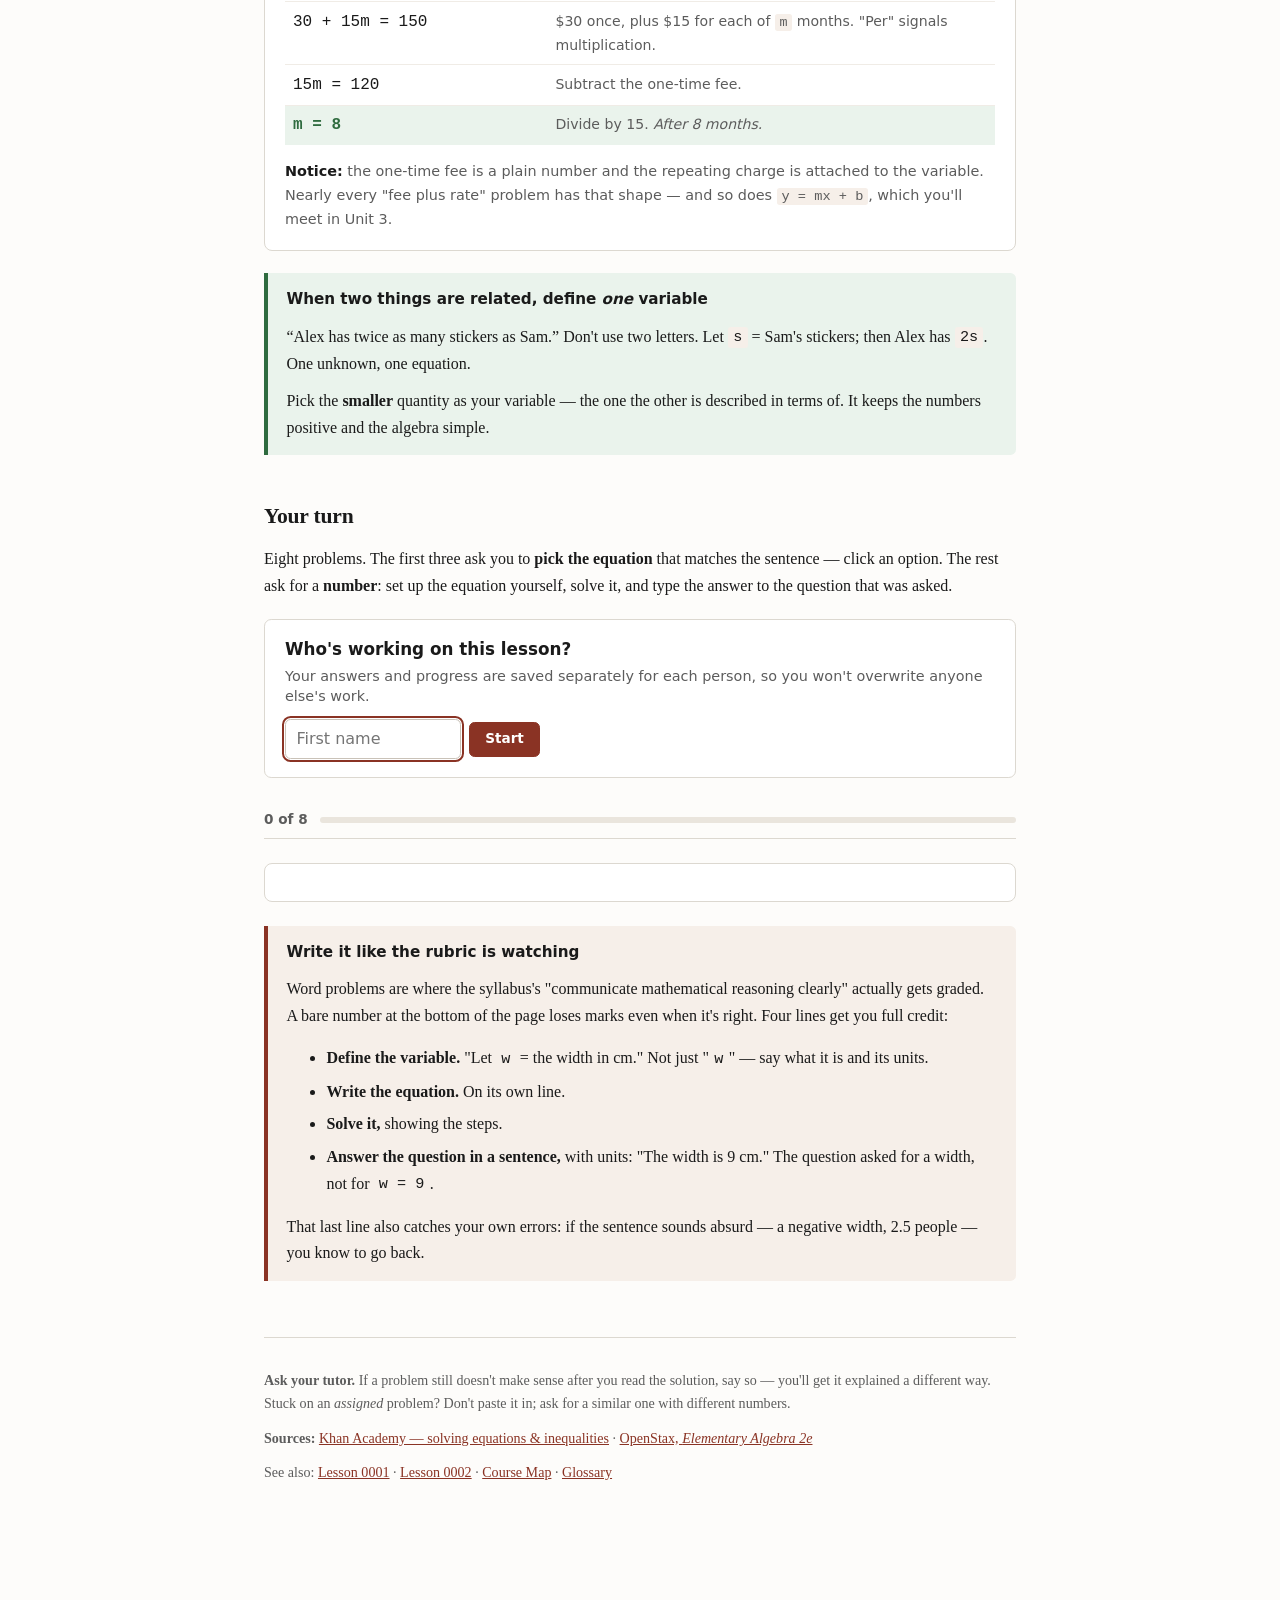
<file: lessons/0005-word-problems.html>
<!doctype html>
<html lang="en">
<head>
<meta charset="utf-8">
<meta name="viewport" content="width=device-width,initial-scale=1">
<meta name="robots" content="noindex,nofollow">
<title>Lesson 0005 &mdash; Turning Words into Equations</title>
<script src="../assets/site.config.js"></script>
<script>(function(){try{var k=window.SITE.ns+":theme",t=localStorage.getItem(k);if(t==="dark"||t==="light")document.documentElement.setAttribute("data-theme",t);}catch(e){}})();</script>
<link rel="stylesheet" href="../assets/palette.css">
<link rel="stylesheet" href="../assets/theme.css">
<link rel="stylesheet" href="../assets/lesson.css">
</head>
<body>
<div class="page">

<header>
  <span class="eyebrow">Lesson 0005 &middot; Unit 1 &mdash; Expressions and Equations</span>
  <h1>Turning Words into Equations</h1>
  <p class="sub">The last piece of Unit 1 &mdash; and the part the syllabus grades hardest.</p>
</header>

<p>This is the last piece of Unit 1, and it's the one the syllabus cares about most:
&ldquo;model real-world situations using algebraic expressions.&rdquo; Every unit test will
have these, and they're where good algebra students lose marks &mdash; not because the algebra
is hard, but because they translated the sentence wrong before they started.</p>

<div class="callout">
  <p><strong>Three steps, every single time:</strong></p>
  <ol style="margin:.5rem 0 0;padding-left:1.3rem">
    <li><strong>Name the unknown.</strong> Write "Let <span class="m">n</span> = &hellip;"
      and say exactly what it is. This one line prevents most word-problem errors.</li>
    <li><strong>Translate phrase by phrase</strong>, left to right, into symbols.</li>
    <li><strong>Solve, then answer the actual question</strong> &mdash; which is often not
      the variable you solved for.</li>
  </ol>
</div>

<h2>The translation table</h2>
<p>Almost every word problem is built from these. The ones in the last column are where
people get caught.</p>

<table class="steps" style="width:100%;margin:1rem 0">
  <tr><td class="eq" style="width:1%"><strong>+</strong></td>
      <td class="why" style="padding-left:1rem">more than &middot; sum &middot; increased by &middot; total &middot; together</td></tr>
  <tr><td class="eq"><strong>&minus;</strong></td>
      <td class="why" style="padding-left:1rem">less than &middot; difference &middot; decreased by &middot; fewer than &middot; take away</td></tr>
  <tr><td class="eq"><strong>&times;</strong></td>
      <td class="why" style="padding-left:1rem">times &middot; twice (&times;2) &middot; product &middot; of &middot; per &middot; each</td></tr>
  <tr><td class="eq"><strong>&divide;</strong></td>
      <td class="why" style="padding-left:1rem">quotient &middot; per &middot; split &middot; shared equally</td></tr>
  <tr><td class="eq"><strong>=</strong></td>
      <td class="why" style="padding-left:1rem">is &middot; equals &middot; will be &middot; results in &middot; gives</td></tr>
</table>

<div class="callout warn">
  <h3>&ldquo;Less than&rdquo; reverses the order. Always.</h3>
  <p><span class="m">5 less than n</span> is <span class="m">n &minus; 5</span> &mdash;
  <strong>not</strong> <span class="m">5 &minus; n</span>.</p>
  <p>Think about what it means: you have <span class="m">n</span>, and you take 5 away.
  Say it with numbers to feel it: &ldquo;5 less than 20&rdquo; is 15, and
  <span class="m">20 &minus; 5 = 15</span>. If you wrote
  <span class="m">5 &minus; 20</span> you'd get &minus;15, which is obviously wrong.</p>
  <p>The same reversal hits <strong>&ldquo;fewer than&rdquo;</strong> and
  <strong>&ldquo;subtracted from&rdquo;</strong>. Everything else translates left to right;
  these don't.</p>
</div>

<div class="work">
  <div class="title">Worked example 1 &mdash; translating a sentence</div>
  <p style="margin:.2rem 0 .8rem;font-style:italic">&ldquo;Seven more than twice a number is 23.
  Find the number.&rdquo;</p>
  <table class="steps">
    <tr><td class="eq">Let n = the number</td><td class="why">Step 1 &mdash; always name it first.</td></tr>
    <tr><td class="eq">twice a number &rarr; 2n</td><td class="why">"Twice" means &times;2.</td></tr>
    <tr><td class="eq">seven more than that &rarr; 2n + 7</td><td class="why">"More than" adds &mdash; and adding is safe in either order.</td></tr>
    <tr><td class="eq">2n + 7 = 23</td><td class="why">"Is" becomes the equals sign.</td></tr>
    <tr><td class="eq">2n = 16</td><td class="why">Subtract 7.</td></tr>
    <tr class="final"><td class="eq">n = 8</td><td class="why">Divide by 2. <em>The number is 8.</em></td></tr>
  </table>
</div>

<div class="work">
  <div class="title">Worked example 2 &mdash; a real situation</div>
  <p style="margin:.2rem 0 .8rem;font-style:italic">&ldquo;A gym charges a $30 joining fee plus
  $15 per month. After how many months will you have paid $150?&rdquo;</p>
  <table class="steps">
    <tr><td class="eq">Let m = number of months</td><td class="why">Name it, with units.</td></tr>
    <tr><td class="eq">30 + 15m = 150</td><td class="why">$30 once, plus $15 for each of <span class="m">m</span> months. "Per" signals multiplication.</td></tr>
    <tr><td class="eq">15m = 120</td><td class="why">Subtract the one-time fee.</td></tr>
    <tr class="final"><td class="eq">m = 8</td><td class="why">Divide by 15. <em>After 8 months.</em></td></tr>
  </table>
  <p style="margin:.9rem 0 0;font-size:.9rem;color:var(--muted);font-family:ui-sans-serif,system-ui,sans-serif">
  <strong style="color:var(--ink)">Notice:</strong> the one-time fee is a plain number and the
  repeating charge is attached to the variable. Nearly every "fee plus rate" problem has that
  shape &mdash; and so does <span class="m">y = mx + b</span>, which you'll meet in Unit 3.</p>
</div>

<div class="callout good">
  <h3>When two things are related, define <em>one</em> variable</h3>
  <p>&ldquo;Alex has twice as many stickers as Sam.&rdquo; Don't use two letters. Let
  <span class="m">s</span> = Sam's stickers; then Alex has <span class="m">2s</span>.
  One unknown, one equation.</p>
  <p>Pick the <strong>smaller</strong> quantity as your variable &mdash; the one the other is
  described in terms of. It keeps the numbers positive and the algebra simple.</p>
</div>

<h2>Your turn</h2>
<p>Eight problems. The first three ask you to <strong>pick the equation</strong>
that matches the sentence &mdash; click an option. The rest ask for a <strong>number</strong>:
set up the equation yourself, solve it, and type the answer to the question that was asked.</p>

<div class="studentbar" id="studentbar"></div>

<div class="scorebar">
  <span id="scoretext">0 of 8</span>
  <span class="track"><span id="bar"></span></span>
</div>

<div id="quiz"></div>

<div id="done">
  <h3 style="margin-top:0">That's Unit 1 complete.</h3>
  <p>Across five lessons you can now solve equations with the variable on both sides, distribute
  negatives without losing a sign, clear fractions, rearrange any formula, and turn a sentence
  into an equation. That is the entire first unit of the course.</p>
  <p><strong>Next:</strong></p>
  <ul class="tight">
    <li>Save your results below &mdash; then your tutor can see which of the five lessons
      actually gave you trouble, and drill exactly that before the unit test.</li>
    <li>Ask for Unit 2, Inequalities. It starts with one rule that catches everybody:
      multiplying or dividing by a negative <em>flips</em> the sign.</li>
  </ul>
</div>

<div class="savepanel" id="savepanel"></div>

<div class="callout">
  <h3>Write it like the rubric is watching</h3>
  <p>Word problems are where the syllabus's "communicate mathematical reasoning clearly"
  actually gets graded. A bare number at the bottom of the page loses marks even when it's
  right. Four lines get you full credit:</p>
  <ul class="tight">
    <li><strong>Define the variable.</strong> "Let <span class="m">w</span> = the width in cm."
      Not just "<span class="m">w</span>" &mdash; say what it is and its units.</li>
    <li><strong>Write the equation.</strong> On its own line.</li>
    <li><strong>Solve it,</strong> showing the steps.</li>
    <li><strong>Answer the question in a sentence,</strong> with units:
      "The width is 9 cm." The question asked for a width, not for
      <span class="m">w = 9</span>.</li>
  </ul>
  <p>That last line also catches your own errors: if the sentence sounds absurd &mdash; a
  negative width, 2.5 people &mdash; you know to go back.</p>
</div>

<footer>
  <p><strong>Ask your tutor.</strong> If a problem still doesn't make sense after you read
  the solution, say so &mdash; you'll get it explained a different way. Stuck on an
  <em>assigned</em> problem? Don't paste it in; ask for a similar one with different numbers.</p>
  <p><strong>Sources:</strong>
  <a href="https://www.khanacademy.org/math/algebra/x2f8bb11595b61c86:solve-equations-inequalities">Khan
  Academy &mdash; solving equations &amp; inequalities</a> &middot;
  <a href="https://openstax.org/details/books/elementary-algebra-2e">OpenStax,
  <em>Elementary Algebra 2e</em></a></p>
  <p>See also: <a href="./0001-variables-both-sides.html">Lesson 0001</a> &middot;
  <a href="./0002-distributing-negatives.html">Lesson 0002</a> &middot;
  <a href="../reference/COURSE-MAP.html">Course Map</a> &middot;
  <a href="../reference/GLOSSARY.html">Glossary</a></p>
</footer>

</div>

<script src="../assets/quiz.js"></script>
<script>
Quiz.mount({
  lesson: "0005",
  title:  "Turning Words into Equations",
  unit:   "Unit 1 \u2014 Expressions and Equations",
  mount:  "#quiz",
  problems: [
  { type: "choice",
    prompt: "&ldquo;Six less than a number <em>n</em> is 14.&rdquo;",
    options: ["n − 6 = 14", "6 − n = 14", "6n = 14", "n + 6 = 14"],
    answer: 0,
    optionFeedback: [
      "Right. \"Less than\" reverses the order: start from n, take 6 away.",
      "This is the classic trap. \"6 less than n\" starts from n and removes 6, so it is n − 6. Test it with numbers: 6 less than 20 is 14, and 20 − 6 = 14.",
      "That is six TIMES n. \"Less than\" is subtraction, not multiplication.",
      "\"Less than\" subtracts. This one adds."],
    tag: "translate-less-than",
    hint: "Say it with a real number first: what is 6 less than 20?",
    sol: "Let n = the number.\n\"Six less than n\"  →  n − 6\n\"is 14\"           →  = 14\n\nEquation: n − 6 = 14   (so n = 20)\n\n\"Less than\" is one of the few phrases that reverses the order." },

  { type: "choice",
    prompt: "&ldquo;Twice the sum of a number and 5 is 26.&rdquo;",
    options: ["2n + 5 = 26", "2(n + 5) = 26", "n + 2(5) = 26", "2n + 5n = 26"],
    answer: 1,
    optionFeedback: [
      "Close, but this doubles only the number. \"The sum of a number and 5\" is a single quantity — (n + 5) — and ALL of it gets doubled.",
      "Right. The parentheses keep \"the sum\" together so that twice applies to the whole thing.",
      "This doubles the 5 instead of the sum.",
      "This treats 5 as another n. The 5 is just five."],
    tag: "translate-grouping",
    hint: "What exactly is being doubled? Find that phrase and put parentheses around it.",
    sol: "Let n = the number.\n\"the sum of a number and 5\"  →  (n + 5)\n\"twice\" that                →  2(n + 5)\n\"is 26\"                     →  = 26\n\nEquation: 2(n + 5) = 26\n2n + 10 = 26  →  2n = 16  →  n = 8\n\nWhen a phrase names a whole quantity, parenthesise it before you do anything to it." },

  { type: "choice",
    prompt: "&ldquo;A number decreased by 8 equals 3 times the number.&rdquo;",
    options: ["8 − n = 3n", "n − 8 = n + 3", "n − 8 = 3n", "3n − 8 = n"],
    answer: 2,
    optionFeedback: [
      "\"Decreased by 8\" starts from the number: n − 8, not 8 − n.",
      "\"3 times the number\" is 3n, not n + 3.",
      "Right — and notice this one has the variable on both sides, which is Lesson 0001.",
      "The decrease applies to the number itself, not to 3 times it."],
    tag: "translate-both-sides",
    hint: "Translate each side separately, then join them with the equals sign.",
    sol: "Let n = the number.\n\"A number decreased by 8\"  →  n − 8\n\"equals\"                   →  =\n\"3 times the number\"       →  3n\n\nEquation: n − 8 = 3n\n−8 = 2n  →  n = −4\n\nCheck: −4 − 8 = −12, and 3(−4) = −12. ✓" },

  { prompt: "&ldquo;Seven more than twice a number is 23. What is the number?&rdquo;",
    answer: "8", placeholder: "the number",
    tag: "translate-and-solve",
    hint: "Let n be the number. \"Twice\" it, then seven more, equals 23.",
    commonErrors: [{ ans: "15", say: "Looks like you solved n + 7 = 23 — but it is TWICE the number plus seven: 2n + 7 = 23." }],
    sol: "Let n = the number.\n2n + 7 = 23\n2n = 16\nn = 8\n\nThe number is 8.  Check: 2(8) + 7 = 23. ✓" },

  { prompt: "&ldquo;Five less than three times a number is 16. What is the number?&rdquo;",
    answer: "7", placeholder: "the number",
    tag: "translate-less-than",
    hint: "\"Three times a number\" is 3n. Then five LESS than that.",
    commonErrors: [{ ans: "-11/3", say: "You wrote 5 − 3n = 16. \"Five less than 3n\" starts from 3n and takes 5 away: 3n − 5 = 16." }],
    sol: "Let n = the number.\n3n − 5 = 16\n3n = 21\nn = 7\n\nThe number is 7.  Check: 3(7) − 5 = 16. ✓" },

  { prompt: "&ldquo;A gym charges a $30 joining fee plus $15 per month. After how many months will you have paid $150?&rdquo;",
    answer: "8", placeholder: "months",
    tag: "model-fee-plus-rate",
    hint: "The $30 happens once. The $15 happens every month — attach it to the variable.",
    commonErrors: [{ ans: "10", say: "That is 150 ÷ 15, which forgets the one-time $30 fee. Subtract it first: 150 − 30 = 120, then divide by 15." }],
    sol: "Let m = number of months.\n30 + 15m = 150\n15m = 120\nm = 8\n\nAfter 8 months.  Check: 30 + 15(8) = 30 + 120 = 150. ✓" },

  { prompt: "&ldquo;A rectangle has perimeter 46 cm. Its length is 5 cm more than its width. Find the <strong>width</strong>.&rdquo;",
    answer: "9", placeholder: "width in cm",
    tag: "answer-the-question",
    hint: "Let w = the width. Then the length is w + 5. Perimeter is 2(length) + 2(width).",
    commonErrors: [
      { ans: "14", say: "That is the LENGTH. The question asks for the width — w = 9, and the length is w + 5 = 14. Always re-read what was asked." },
      { ans: "18", say: "Check your perimeter formula: it is 2l + 2w, so both sides get counted twice." }],
    sol: "Let w = the width in cm. Then the length is w + 5.\n2(w + 5) + 2w = 46\n2w + 10 + 2w = 46      (distribute)\n4w + 10 = 46\n4w = 36\nw = 9\n\nThe width is 9 cm.  Check: length 14, perimeter 2(14) + 2(9) = 46. ✓\n\nNote the trap: 14 is the length, not the answer to the question." },

  { prompt: "&ldquo;Alex has twice as many stickers as Sam. Together they have 42. How many does <strong>Sam</strong> have?&rdquo;",
    answer: "14", placeholder: "Sam's stickers",
    tag: "answer-the-question",
    hint: "Use ONE variable. Let s = Sam's stickers; then Alex has 2s. Together means add.",
    commonErrors: [
      { ans: "28", say: "That is Alex's total. Sam has s = 14 and Alex has 2s = 28. The question asks about Sam." },
      { ans: "21", say: "That splits 42 evenly, but they do not have equal amounts — Alex has twice as many." }],
    sol: "Let s = Sam's stickers. Then Alex has 2s.\ns + 2s = 42\n3s = 42\ns = 14\n\nSam has 14.  Check: Sam 14, Alex 28, together 42. ✓\n\nPick the SMALLER quantity as your variable — the one the other is described against." }
  ]
});
</script>
<script src="../assets/theme.js"></script>
</body>
</html>
</file>
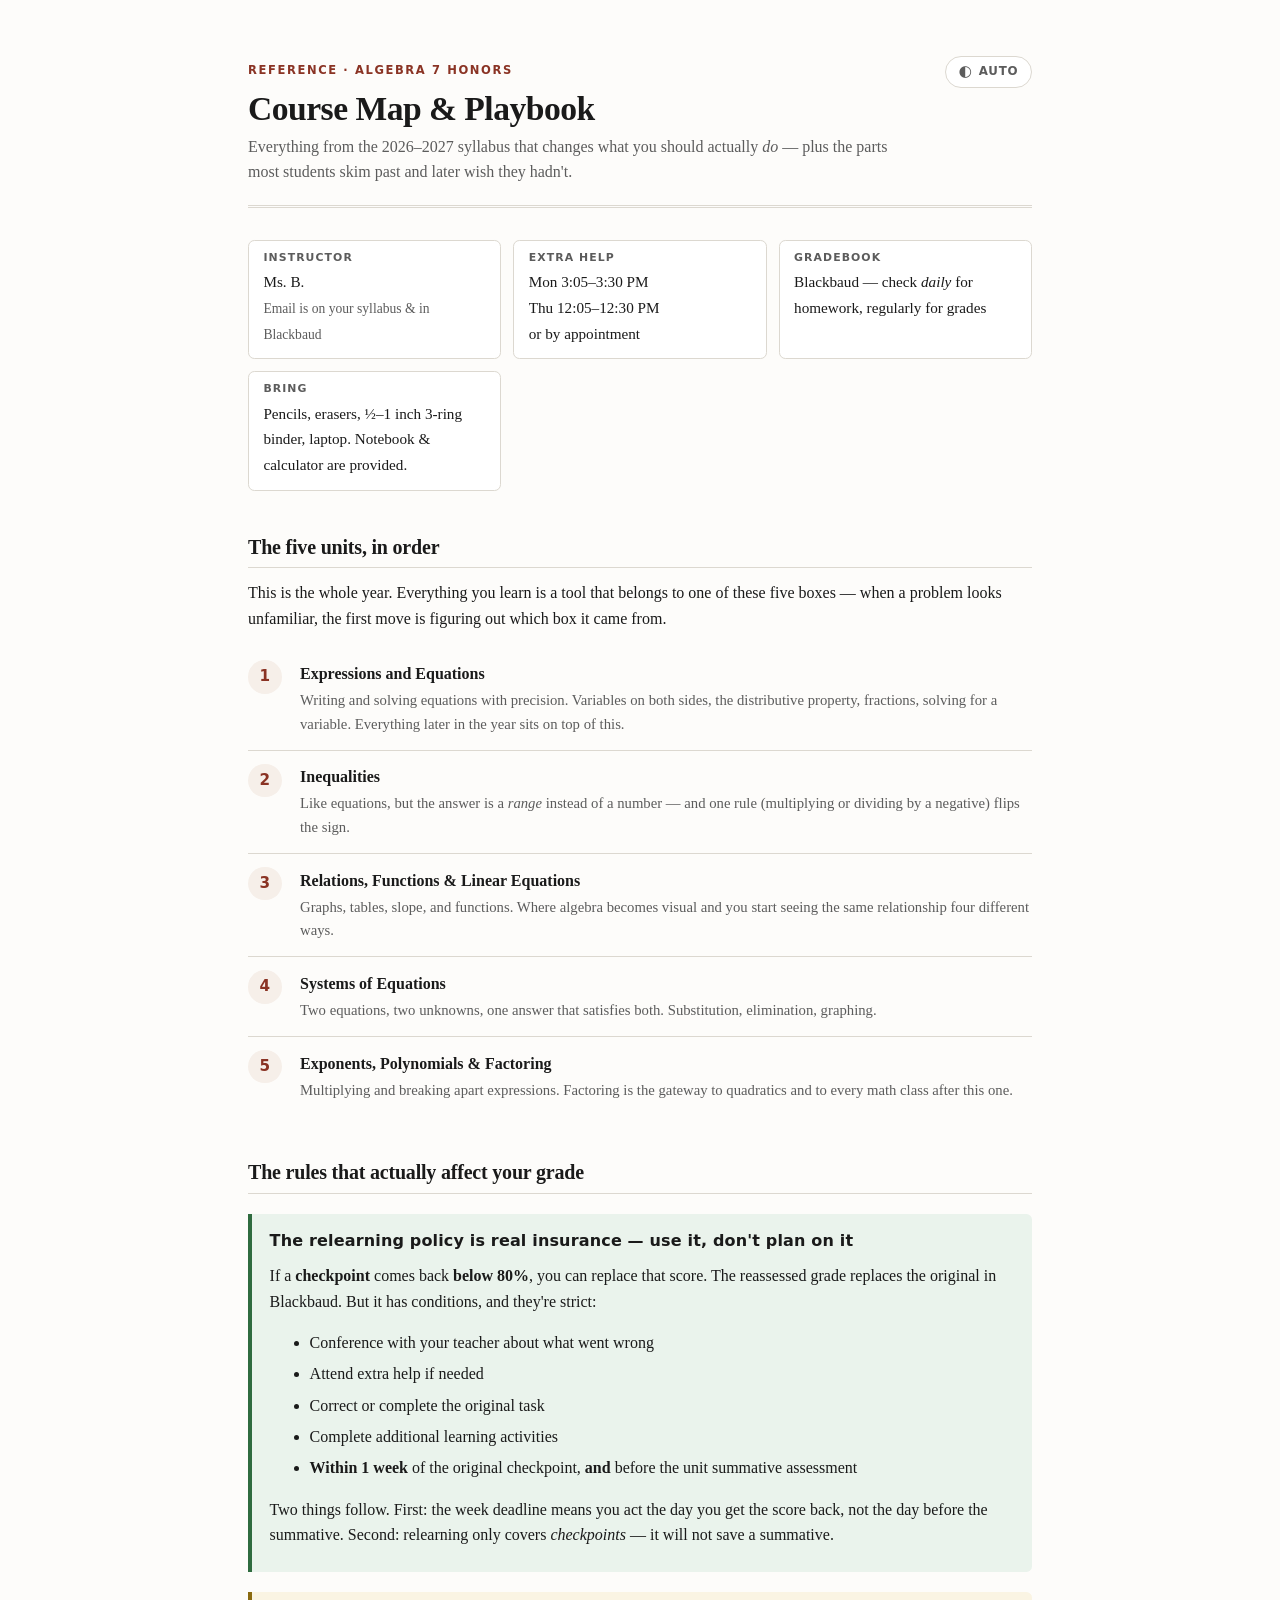
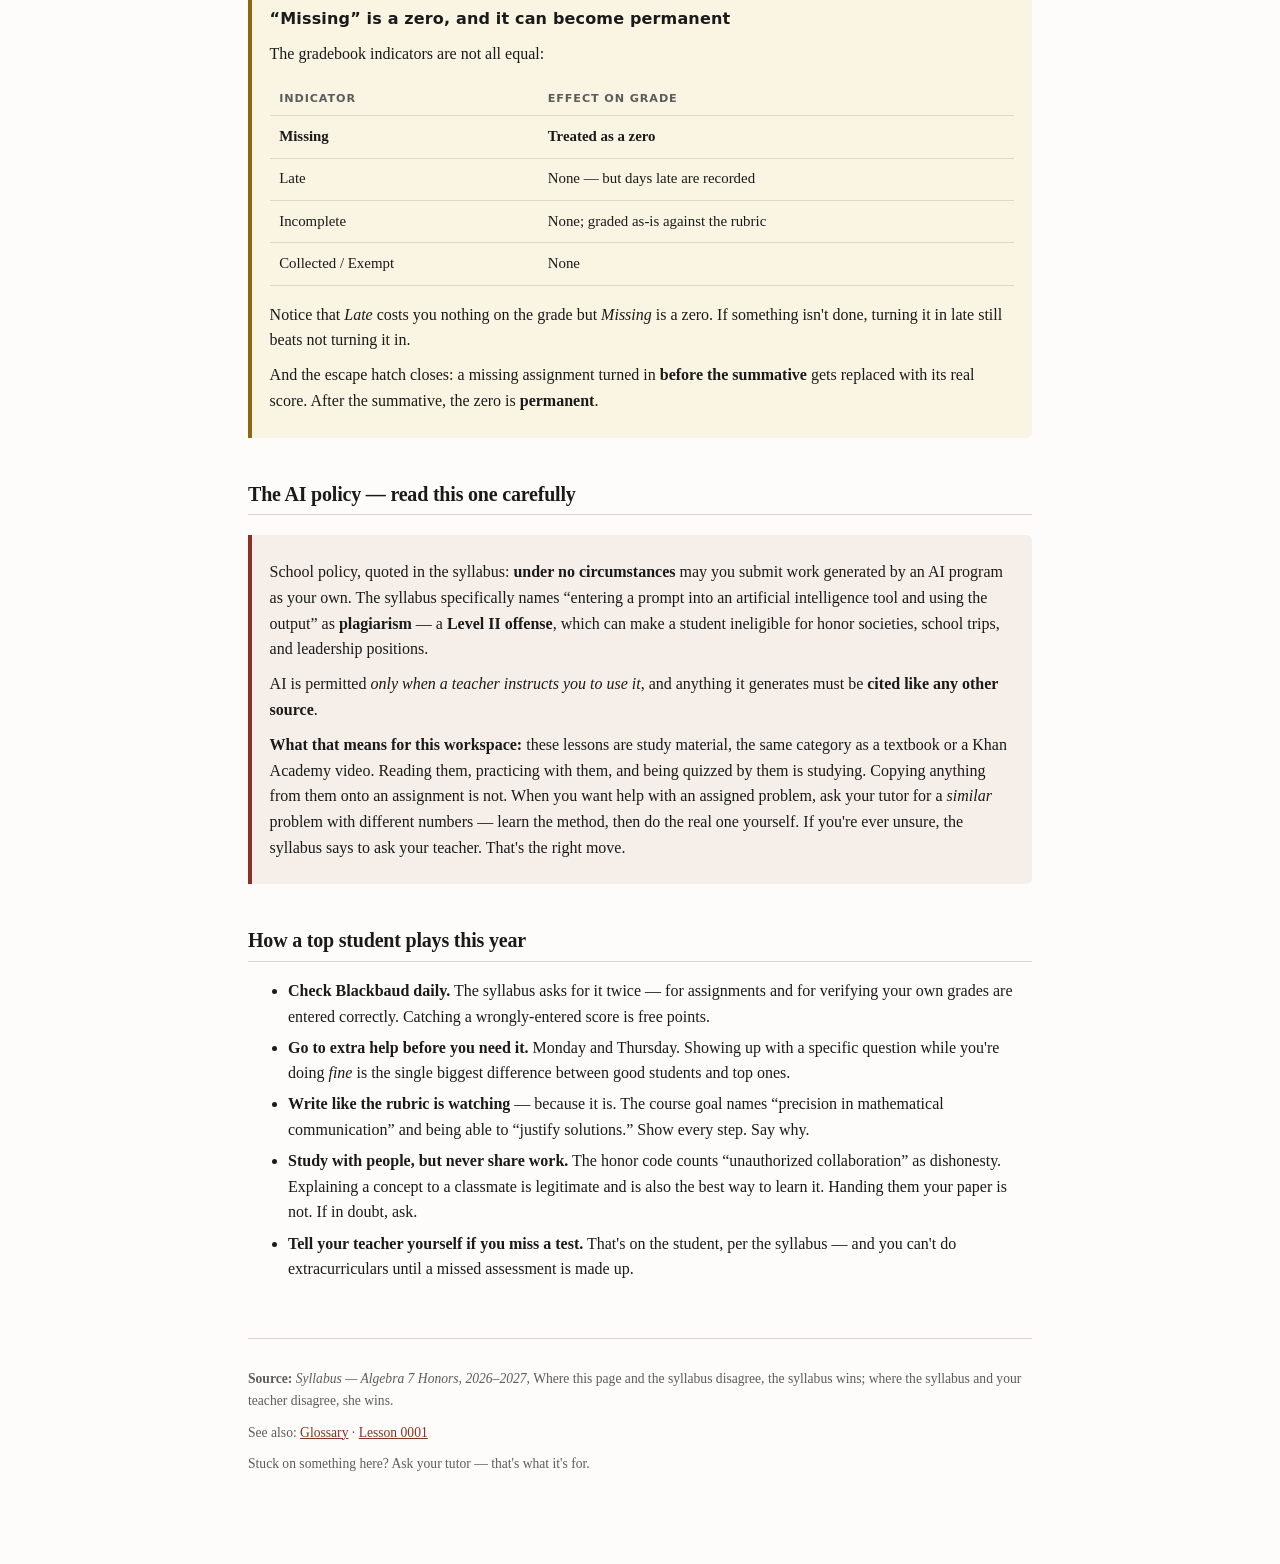
<file: reference/COURSE-MAP.html>
<!doctype html>
<html lang="en">
<head>
<meta charset="utf-8">
<meta name="viewport" content="width=device-width,initial-scale=1">
<meta name="robots" content="noindex,nofollow">
<title>Algebra 7 Honors — Course Map &amp; Playbook</title>
<script src="../assets/site.config.js"></script>
<script>(function(){try{var k=window.SITE.ns+":theme",t=localStorage.getItem(k);if(t==="dark"||t==="light")document.documentElement.setAttribute("data-theme",t);}catch(e){}})();</script>
<link rel="stylesheet" href="../assets/palette.css">
<link rel="stylesheet" href="../assets/theme.css">
<style>
  *{box-sizing:border-box}
  body{
    margin:0; background:var(--bg); color:var(--ink);
    font:16px/1.6 "Iowan Old Style","Palatino Linotype",Palatino,Georgia,serif;
  }
  .page{max-width:52rem;margin:0 auto;padding:3.5rem 1.5rem 5rem}
  header{border-bottom:3px double var(--rule);padding-bottom:1.25rem;margin-bottom:2rem}
  .eyebrow{font:600 .72rem/1 ui-sans-serif,system-ui,sans-serif;letter-spacing:.14em;
    text-transform:uppercase;color:var(--accent)}
  h1{font-size:2.1rem;line-height:1.15;margin:.5rem 0 .35rem;letter-spacing:-.015em}
  .sub{color:var(--muted);font-size:1rem;margin:0}
  h2{font-size:1.25rem;margin:2.5rem 0 .75rem;padding-bottom:.3rem;
     border-bottom:1px solid var(--rule);letter-spacing:-.01em}
  h3{font-size:1rem;margin:1.5rem 0 .4rem;
     font-family:ui-sans-serif,system-ui,sans-serif;letter-spacing:.01em}
  p{margin:.6rem 0}
  a{color:var(--accent)}
  .facts{display:grid;grid-template-columns:repeat(auto-fit,minmax(13rem,1fr));
    gap:.75rem;margin:1.25rem 0}
  .fact{background:var(--card);border:1px solid var(--rule);border-radius:.4rem;padding:.75rem .9rem}
  .fact .k{font:600 .68rem/1 ui-sans-serif,system-ui,sans-serif;letter-spacing:.1em;
    text-transform:uppercase;color:var(--muted);display:block;margin-bottom:.35rem}
  .fact .v{font-size:.95rem}
  ol.units{list-style:none;counter-reset:u;padding:0;margin:1rem 0}
  ol.units li{counter-increment:u;position:relative;padding:.85rem 0 .85rem 3.25rem;
    border-bottom:1px solid var(--rule)}
  ol.units li:last-child{border-bottom:none}
  ol.units li::before{content:counter(u);position:absolute;left:0;top:.8rem;
    width:2.1rem;height:2.1rem;border-radius:50%;background:var(--accent-soft);
    color:var(--accent);font:700 .95rem/2.1rem ui-sans-serif,system-ui,sans-serif;
    text-align:center}
  ol.units .name{font-weight:600}
  ol.units .what{color:var(--muted);font-size:.92rem;display:block;margin-top:.15rem}
  .callout{border-left:4px solid var(--accent);background:var(--accent-soft);
    padding:.9rem 1.1rem;border-radius:0 .35rem .35rem 0;margin:1.25rem 0}
  .callout.good{border-left-color:var(--good);background:var(--good-soft)}
  .callout.warn{border-left-color:var(--warn);background:var(--warn-soft)}
  .callout h3{margin-top:0}
  table{width:100%;border-collapse:collapse;margin:1rem 0;font-size:.93rem}
  th,td{text-align:left;padding:.55rem .6rem;border-bottom:1px solid var(--rule);
    vertical-align:top}
  th{font:600 .7rem/1.3 ui-sans-serif,system-ui,sans-serif;letter-spacing:.08em;
    text-transform:uppercase;color:var(--muted)}
  ul.tight li{margin:.35rem 0}
  footer{margin-top:3.5rem;padding-top:1.25rem;border-top:1px solid var(--rule);
    color:var(--muted);font-size:.85rem}
  @media print{
    body{background:var(--card)}
    .page{padding:0;max-width:none}
    h2{break-after:avoid} .callout,ol.units li,table{break-inside:avoid}
    a{color:var(--ink);text-decoration:none}
    a[href^="http"]::after{content:" (" attr(href) ")";font-size:.72em;color:var(--muted)}
  }
</style>
</head>
<body>
<div class="page">

<header>
  <span class="eyebrow">Reference · Algebra 7 Honors</span>
  <h1>Course Map &amp; Playbook</h1>
  <p class="sub">Everything from the 2026–2027 syllabus that changes what you should
  actually <em>do</em> — plus the parts most students skim past and later wish they hadn't.</p>
</header>

<div class="facts">
  <div class="fact"><span class="k">Instructor</span>
    <span class="v">Ms.&nbsp;B.<br><span style="font-size:.85rem;color:var(--muted)">Email is on your syllabus &amp; in Blackbaud</span></span></div>
  <div class="fact"><span class="k">Extra help</span>
    <span class="v">Mon 3:05–3:30 PM<br>Thu 12:05–12:30 PM<br>or by appointment</span></div>
  <div class="fact"><span class="k">Gradebook</span>
    <span class="v">Blackbaud — check <em>daily</em> for homework, regularly for grades</span></div>
  <div class="fact"><span class="k">Bring</span>
    <span class="v">Pencils, erasers, ½–1&nbsp;inch 3-ring binder, laptop.
    Notebook &amp; calculator are provided.</span></div>
</div>

<h2>The five units, in order</h2>
<p>This is the whole year. Everything you learn is a tool that belongs to one of these
five boxes — when a problem looks unfamiliar, the first move is figuring out which box
it came from.</p>

<ol class="units">
  <li><span class="name">Expressions and Equations</span>
    <span class="what">Writing and solving equations with precision. Variables on both
    sides, the distributive property, fractions, solving for a variable. Everything
    later in the year sits on top of this.</span></li>
  <li><span class="name">Inequalities</span>
    <span class="what">Like equations, but the answer is a <em>range</em> instead of a
    number — and one rule (multiplying or dividing by a negative) flips the sign.</span></li>
  <li><span class="name">Relations, Functions &amp; Linear Equations</span>
    <span class="what">Graphs, tables, slope, and functions. Where algebra becomes
    visual and you start seeing the same relationship four different ways.</span></li>
  <li><span class="name">Systems of Equations</span>
    <span class="what">Two equations, two unknowns, one answer that satisfies both.
    Substitution, elimination, graphing.</span></li>
  <li><span class="name">Exponents, Polynomials &amp; Factoring</span>
    <span class="what">Multiplying and breaking apart expressions. Factoring is the
    gateway to quadratics and to every math class after this one.</span></li>
</ol>

<h2>The rules that actually affect your grade</h2>

<div class="callout good">
  <h3>The relearning policy is real insurance — use it, don't plan on it</h3>
  <p>If a <strong>checkpoint</strong> comes back <strong>below 80%</strong>, you can
  replace that score. The reassessed grade replaces the original in Blackbaud. But it
  has conditions, and they're strict:</p>
  <ul class="tight">
    <li>Conference with your teacher about what went wrong</li>
    <li>Attend extra help if needed</li>
    <li>Correct or complete the original task</li>
    <li>Complete additional learning activities</li>
    <li><strong>Within 1 week</strong> of the original checkpoint, <strong>and</strong>
    before the unit summative assessment</li>
  </ul>
  <p>Two things follow. First: the week deadline means you act the day you get the score
  back, not the day before the summative. Second: relearning only covers
  <em>checkpoints</em> — it will not save a summative.</p>
</div>

<div class="callout warn">
  <h3>&ldquo;Missing&rdquo; is a zero, and it can become permanent</h3>
  <p>The gradebook indicators are not all equal:</p>
  <table>
    <tr><th>Indicator</th><th>Effect on grade</th></tr>
    <tr><td><strong>Missing</strong></td><td><strong>Treated as a zero</strong></td></tr>
    <tr><td>Late</td><td>None — but days late are recorded</td></tr>
    <tr><td>Incomplete</td><td>None; graded as-is against the rubric</td></tr>
    <tr><td>Collected / Exempt</td><td>None</td></tr>
  </table>
  <p>Notice that <em>Late</em> costs you nothing on the grade but <em>Missing</em> is a
  zero. If something isn't done, turning it in late still beats not turning it in.</p>
  <p>And the escape hatch closes: a missing assignment turned in <strong>before the
  summative</strong> gets replaced with its real score. After the summative, the zero is
  <strong>permanent</strong>.</p>
</div>

<h2>The AI policy — read this one carefully</h2>
<div class="callout">
  <p>School policy, quoted in the syllabus: <strong>under no circumstances</strong> may you
  submit work generated by an AI program as your own. The syllabus specifically names
  &ldquo;entering a prompt into an artificial intelligence tool and using the output&rdquo;
  as <strong>plagiarism</strong> — a <strong>Level II offense</strong>, which can make a
  student ineligible for honor societies, school trips, and leadership positions.</p>
  <p>AI is permitted <em>only when a teacher instructs you to use it</em>, and anything it
  generates must be <strong>cited like any other source</strong>.</p>
  <p><strong>What that means for this workspace:</strong> these lessons are study
  material, the same category as a textbook or a Khan Academy video. Reading them,
  practicing with them, and being quizzed by them is studying. Copying anything from
  them onto an assignment is not. When you want help with an assigned problem, ask your
  tutor for a <em>similar</em> problem with different numbers — learn the method, then do
  the real one yourself. If you're ever unsure, the syllabus says to ask your teacher.
  That's the right move.</p>
</div>

<h2>How a top student plays this year</h2>
<ul class="tight">
  <li><strong>Check Blackbaud daily.</strong> The syllabus asks for it twice — for
  assignments and for verifying your own grades are entered correctly. Catching a
  wrongly-entered score is free points.</li>
  <li><strong>Go to extra help before you need it.</strong> Monday and Thursday. Showing
  up with a specific question while you're doing <em>fine</em> is the single biggest
  difference between good students and top ones.</li>
  <li><strong>Write like the rubric is watching</strong> — because it is. The course goal
  names &ldquo;precision in mathematical communication&rdquo; and being able to
  &ldquo;justify solutions.&rdquo; Show every step. Say why.</li>
  <li><strong>Study with people, but never share work.</strong> The honor code counts
  &ldquo;unauthorized collaboration&rdquo; as dishonesty. Explaining a concept to a
  classmate is legitimate and is also the best way to learn it. Handing them your paper
  is not. If in doubt, ask.</li>
  <li><strong>Tell your teacher yourself if you miss a test.</strong> That's on the
  student, per the syllabus — and you can't do extracurriculars until a missed
  assessment is made up.</li>
</ul>

<footer>
  <p><strong>Source:</strong> <em>Syllabus — Algebra 7 Honors, 2026–2027</em>,
  Where this page and the syllabus disagree,
  the syllabus wins; where the syllabus and your teacher disagree, she wins.</p>
  <p>See also: <a href="./GLOSSARY.html">Glossary</a> ·
  <a href="../lessons/0001-variables-both-sides.html">Lesson 0001</a></p>
  <p>Stuck on something here? Ask your tutor — that's what it's for.</p>
</footer>

</div>
<script src="../assets/theme.js"></script>
</body>
</html>
</file>
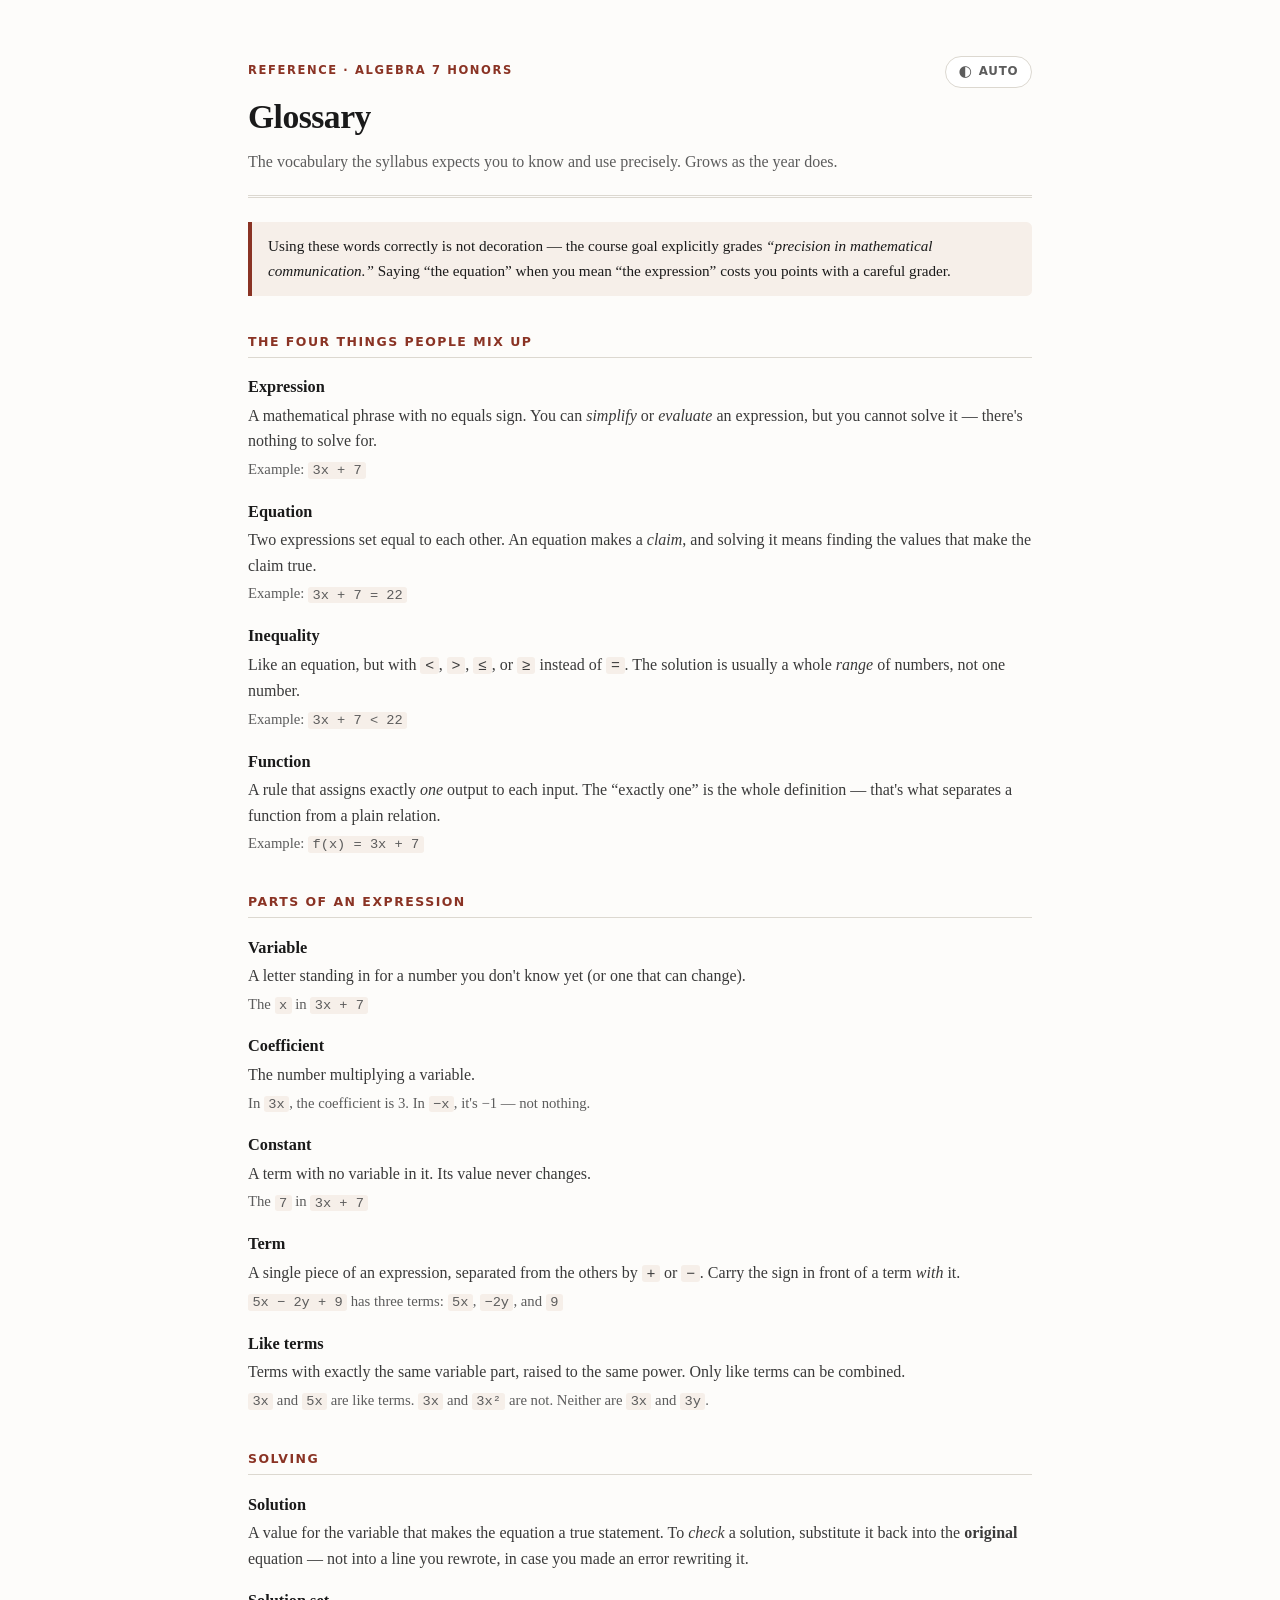
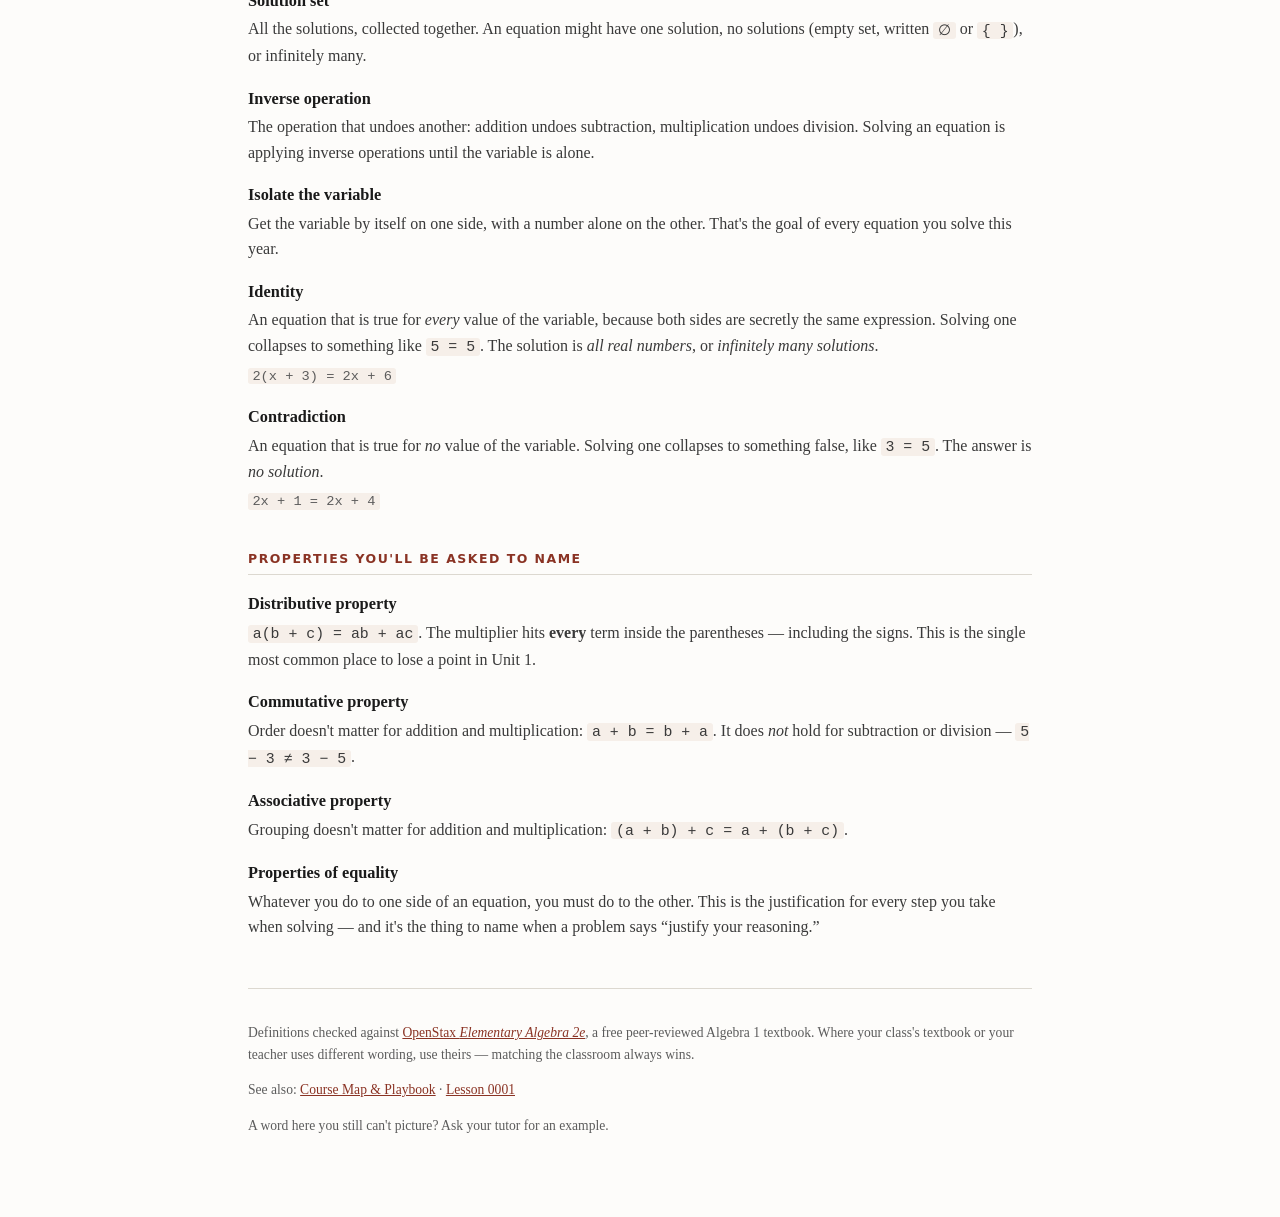
<file: reference/GLOSSARY.html>
<!doctype html>
<html lang="en">
<head>
<meta charset="utf-8">
<meta name="viewport" content="width=device-width,initial-scale=1">
<meta name="robots" content="noindex,nofollow">
<title>Algebra 7 Honors — Glossary</title>
<script src="../assets/site.config.js"></script>
<script>(function(){try{var k=window.SITE.ns+":theme",t=localStorage.getItem(k);if(t==="dark"||t==="light")document.documentElement.setAttribute("data-theme",t);}catch(e){}})();</script>
<link rel="stylesheet" href="../assets/palette.css">
<link rel="stylesheet" href="../assets/theme.css">
<style>
  *{box-sizing:border-box}
  body{margin:0;background:var(--bg);color:var(--ink);
    font:16px/1.6 "Iowan Old Style","Palatino Linotype",Palatino,Georgia,serif}
  .page{max-width:52rem;margin:0 auto;padding:3.5rem 1.5rem 5rem}
  header{border-bottom:3px double var(--rule);padding-bottom:1.25rem;margin-bottom:1.5rem}
  .eyebrow{font:600 .72rem/1 ui-sans-serif,system-ui,sans-serif;letter-spacing:.14em;
    text-transform:uppercase;color:var(--accent)}
  h1{font-size:2.1rem;margin:.5rem 0 .35rem;letter-spacing:-.015em}
  .sub{color:var(--muted);margin:0}
  h2{font-size:.78rem;font-family:ui-sans-serif,system-ui,sans-serif;letter-spacing:.12em;
    text-transform:uppercase;color:var(--accent);margin:2.25rem 0 .5rem;
    padding-bottom:.3rem;border-bottom:1px solid var(--rule)}
  dl{margin:0}
  dt{font-weight:700;margin:1.05rem 0 .15rem;font-size:1.02rem}
  dd{margin:0 0 0 0;color:var(--ink-soft)}
  dd .eg{display:block;margin-top:.25rem;color:var(--muted);font-size:.92rem}
  code,.m{font-family:"SF Mono",Menlo,Consolas,monospace;font-size:.93em;
    background:var(--accent-soft);padding:.06em .32em;border-radius:.2em}
  a{color:var(--accent)}
  .note{border-left:4px solid var(--accent);background:var(--accent-soft);
    padding:.8rem 1rem;border-radius:0 .35rem .35rem 0;margin:1.25rem 0;font-size:.95rem}
  footer{margin-top:3rem;padding-top:1.25rem;border-top:1px solid var(--rule);
    color:var(--muted);font-size:.85rem}
  @media print{body{background:var(--card)}.page{padding:0;max-width:none}
    dt{break-after:avoid}dd{break-inside:avoid}a{color:var(--ink);text-decoration:none}}
</style>
</head>
<body>
<div class="page">

<header>
  <span class="eyebrow">Reference · Algebra 7 Honors</span>
  <h1>Glossary</h1>
  <p class="sub">The vocabulary the syllabus expects you to know and use precisely.
  Grows as the year does.</p>
</header>

<div class="note">
  Using these words correctly is not decoration — the course goal explicitly grades
  <em>&ldquo;precision in mathematical communication.&rdquo;</em> Saying &ldquo;the
  equation&rdquo; when you mean &ldquo;the expression&rdquo; costs you points with a
  careful grader.
</div>

<h2>The four things people mix up</h2>
<dl>
  <dt>Expression</dt>
  <dd>A mathematical phrase with no equals sign. You can <em>simplify</em> or
  <em>evaluate</em> an expression, but you cannot solve it — there's nothing to solve for.
  <span class="eg">Example: <span class="m">3x + 7</span></span></dd>

  <dt>Equation</dt>
  <dd>Two expressions set equal to each other. An equation makes a <em>claim</em>, and
  solving it means finding the values that make the claim true.
  <span class="eg">Example: <span class="m">3x + 7 = 22</span></span></dd>

  <dt>Inequality</dt>
  <dd>Like an equation, but with <span class="m">&lt;</span>, <span class="m">&gt;</span>,
  <span class="m">&le;</span>, or <span class="m">&ge;</span> instead of
  <span class="m">=</span>. The solution is usually a whole <em>range</em> of numbers,
  not one number.
  <span class="eg">Example: <span class="m">3x + 7 &lt; 22</span></span></dd>

  <dt>Function</dt>
  <dd>A rule that assigns exactly <em>one</em> output to each input. The &ldquo;exactly
  one&rdquo; is the whole definition — that's what separates a function from a plain
  relation.
  <span class="eg">Example: <span class="m">f(x) = 3x + 7</span></span></dd>
</dl>

<h2>Parts of an expression</h2>
<dl>
  <dt>Variable</dt>
  <dd>A letter standing in for a number you don't know yet (or one that can change).
  <span class="eg">The <span class="m">x</span> in <span class="m">3x + 7</span></span></dd>

  <dt>Coefficient</dt>
  <dd>The number multiplying a variable.
  <span class="eg">In <span class="m">3x</span>, the coefficient is 3. In
  <span class="m">&minus;x</span>, it's &minus;1 — not nothing.</span></dd>

  <dt>Constant</dt>
  <dd>A term with no variable in it. Its value never changes.
  <span class="eg">The <span class="m">7</span> in <span class="m">3x + 7</span></span></dd>

  <dt>Term</dt>
  <dd>A single piece of an expression, separated from the others by <span class="m">+</span>
  or <span class="m">&minus;</span>. Carry the sign in front of a term <em>with</em> it.
  <span class="eg"><span class="m">5x &minus; 2y + 9</span> has three terms:
  <span class="m">5x</span>, <span class="m">&minus;2y</span>, and
  <span class="m">9</span></span></dd>

  <dt>Like terms</dt>
  <dd>Terms with exactly the same variable part, raised to the same power. Only like
  terms can be combined.
  <span class="eg"><span class="m">3x</span> and <span class="m">5x</span> are like terms.
  <span class="m">3x</span> and <span class="m">3x&sup2;</span> are not. Neither are
  <span class="m">3x</span> and <span class="m">3y</span>.</span></dd>
</dl>

<h2>Solving</h2>
<dl>
  <dt>Solution</dt>
  <dd>A value for the variable that makes the equation a true statement. To
  <em>check</em> a solution, substitute it back into the <strong>original</strong>
  equation — not into a line you rewrote, in case you made an error rewriting it.</dd>

  <dt>Solution set</dt>
  <dd>All the solutions, collected together. An equation might have one solution, no
  solutions (empty set, written <span class="m">&empty;</span> or
  <span class="m">{&nbsp;}</span>), or infinitely many.</dd>

  <dt>Inverse operation</dt>
  <dd>The operation that undoes another: addition undoes subtraction, multiplication
  undoes division. Solving an equation is applying inverse operations until the variable
  is alone.</dd>

  <dt>Isolate the variable</dt>
  <dd>Get the variable by itself on one side, with a number alone on the other. That's
  the goal of every equation you solve this year.</dd>

  <dt>Identity</dt>
  <dd>An equation that is true for <em>every</em> value of the variable, because both
  sides are secretly the same expression. Solving one collapses to something like
  <span class="m">5 = 5</span>. The solution is <em>all real numbers</em>, or
  <em>infinitely many solutions</em>.
  <span class="eg"><span class="m">2(x + 3) = 2x + 6</span></span></dd>

  <dt>Contradiction</dt>
  <dd>An equation that is true for <em>no</em> value of the variable. Solving one
  collapses to something false, like <span class="m">3 = 5</span>. The answer is
  <em>no solution</em>.
  <span class="eg"><span class="m">2x + 1 = 2x + 4</span></span></dd>
</dl>

<h2>Properties you'll be asked to name</h2>
<dl>
  <dt>Distributive property</dt>
  <dd><span class="m">a(b + c) = ab + ac</span>. The multiplier hits
  <strong>every</strong> term inside the parentheses — including the signs. This is the
  single most common place to lose a point in Unit 1.</dd>

  <dt>Commutative property</dt>
  <dd>Order doesn't matter for addition and multiplication:
  <span class="m">a + b = b + a</span>. It does <em>not</em> hold for subtraction or
  division — <span class="m">5 &minus; 3 &ne; 3 &minus; 5</span>.</dd>

  <dt>Associative property</dt>
  <dd>Grouping doesn't matter for addition and multiplication:
  <span class="m">(a + b) + c = a + (b + c)</span>.</dd>

  <dt>Properties of equality</dt>
  <dd>Whatever you do to one side of an equation, you must do to the other. This is the
  justification for every step you take when solving — and it's the thing to name when a
  problem says &ldquo;justify your reasoning.&rdquo;</dd>
</dl>

<footer>
  <p>Definitions checked against
  <a href="https://openstax.org/details/books/elementary-algebra-2e">OpenStax
  <em>Elementary Algebra 2e</em></a>, a free peer-reviewed Algebra 1 textbook.
  Where your class's textbook or your teacher uses different wording, use theirs — matching
  the classroom always wins.</p>
  <p>See also: <a href="./COURSE-MAP.html">Course Map &amp; Playbook</a> ·
  <a href="../lessons/0001-variables-both-sides.html">Lesson 0001</a></p>
  <p>A word here you still can't picture? Ask your tutor for an example.</p>
</footer>

</div>
<script src="../assets/theme.js"></script>
</body>
</html>
</file>
<file: assets/palette.css>
/* GENERATED by teachkit palette-gen from oxblood.json — do not hand-edit.
 * Regenerate:  ./bin/palette-gen.py <kit>/palettes/oxblood.json -o assets/palette.css
 *
 * Every colour in the site lives here (INV-8). Light is the base; dark applies when the
 * reader's system asks for it unless they explicitly chose light; an explicit choice always
 * wins; print is always forced light because the reference sheets are meant to be printed.
 */

:root {
  color-scheme: light;
  --ink:            #1a1a1a;
  --ink-soft:       #3a3a3a;
  --muted:          #5c5c5c;
  --rule:           #dcd8d0;
  --rule-faint:     #f0ece6;
  --bg:             #fdfcfa;
  --card:           #ffffff;
  --surface-alt:    #f7f5f1;
  --track:          #eae5dd;
  --field-border:   #c9c2b8;
  --accent:         #8a3324;
  --accent-soft:    #f6efe9;
  --accent-line:    #e6d9d1;
  --accent-ink:     #6b4a40;
  --good:           #2f6b3f;
  --good-soft:      #eaf3ec;
  --bad:            #a33333;
  --bad-soft:       #fbeeee;
  --warn:           #8a6a10;
  --warn-soft:      #faf4e3;
  --shadow:         rgba(138,51,36,.09);
  --font-body: "Iowan Old Style","Palatino Linotype",Palatino,Georgia,serif;
  --font-ui:   ui-sans-serif,system-ui,sans-serif;
}

@media (prefers-color-scheme: dark) {
  :root:not([data-theme="light"]) {
    color-scheme: dark;
    --ink:            #ece7df;
    --ink-soft:       #d2ccc3;
    --muted:          #a79e93;
    --rule:           #3c3832;
    --rule-faint:     #2a2724;
    --bg:             #171614;
    --card:           #201e1b;
    --surface-alt:    #262320;
    --track:          #332f2a;
    --field-border:   #514b43;
    --accent:         #eda78f;
    --accent-soft:    #2f221d;
    --accent-line:    #46322b;
    --accent-ink:     #e6bcab;
    --good:           #86ce9b;
    --good-soft:      #1c2b21;
    --bad:            #f09595;
    --bad-soft:       #301f1f;
    --warn:           #e0bb66;
    --warn-soft:      #2c2618;
    --shadow:         rgba(0,0,0,.45);
  }
}

:root[data-theme="dark"] {
  color-scheme: dark;
  --ink:            #ece7df;
  --ink-soft:       #d2ccc3;
  --muted:          #a79e93;
  --rule:           #3c3832;
  --rule-faint:     #2a2724;
  --bg:             #171614;
  --card:           #201e1b;
  --surface-alt:    #262320;
  --track:          #332f2a;
  --field-border:   #514b43;
  --accent:         #eda78f;
  --accent-soft:    #2f221d;
  --accent-line:    #46322b;
  --accent-ink:     #e6bcab;
  --good:           #86ce9b;
  --good-soft:      #1c2b21;
  --bad:            #f09595;
  --bad-soft:       #301f1f;
  --warn:           #e0bb66;
  --warn-soft:      #2c2618;
  --shadow:         rgba(0,0,0,.45);
}

@media print {
  :root, :root[data-theme="dark"], :root:not([data-theme="light"]) {
    color-scheme: light;
    --ink:            #1a1a1a;
    --ink-soft:       #3a3a3a;
    --muted:          #5c5c5c;
    --rule:           #dcd8d0;
    --rule-faint:     #f0ece6;
    --bg:             #ffffff;
    --card:           #ffffff;
    --surface-alt:    #f7f5f1;
    --track:          #eae5dd;
    --field-border:   #c9c2b8;
    --accent:         #8a3324;
    --accent-soft:    #f6efe9;
    --accent-line:    #e6d9d1;
    --accent-ink:     #6b4a40;
    --good:           #2f6b3f;
    --good-soft:      #eaf3ec;
    --bad:            #a33333;
    --bad-soft:       #fbeeee;
    --warn:           #8a6a10;
    --warn-soft:      #faf4e3;
    --shadow:         transparent;
  }
}
</file>
<file: assets/theme.css>
/* Algebra 7H — theme MECHANISM only.
 * Every colour value lives in assets/palette.css (generated; INV-8).
 * This file owns the toggle control and the print rules that are not colour.
 * Load order per page: site.config.js -> no-flash script -> palette.css -> theme.css.
 */

.themetoggle {
  position: absolute; top: 0; right: 0;
  display: inline-flex; align-items: center; gap: .4rem;
  font: 600 .74rem/1 var(--font-ui);
  letter-spacing: .06em; text-transform: uppercase;
  color: var(--muted); background: var(--card);
  border: 1px solid var(--rule); border-radius: 2rem;
  padding: .45rem .8rem; cursor: pointer;
  transition: color .15s, border-color .15s, background .15s;
}
.themetoggle:hover { color: var(--accent); border-color: var(--accent); }
.themetoggle .glyph { font-size: .95rem; line-height: 1; }
header { position: relative; padding-right: 7rem; }

@media (max-width: 34rem) {
  header { padding-right: 0; }
  .themetoggle { position: static; margin-bottom: .9rem; }
}

@media print {
  .themetoggle { display: none !important; }
  header { padding-right: 0; }
}
</file>
<file: assets/lesson.css>
/* Algebra 7H — shared lesson page styles.
 * Colours come from theme.css; this file is layout and typography only.
 * Load order in a lesson: theme.css, then lesson.css.
 */
*{box-sizing:border-box}
  body{margin:0;background:var(--bg);color:var(--ink);
    font:16px/1.65 "Iowan Old Style","Palatino Linotype",Palatino,Georgia,serif}
  .page{max-width:50rem;margin:0 auto;padding:3.5rem 1.5rem 6rem}
  header{border-bottom:3px double var(--rule);padding-bottom:1.4rem;margin-bottom:2rem}
  .eyebrow{font:600 .72rem/1 ui-sans-serif,system-ui,sans-serif;letter-spacing:.14em;
    text-transform:uppercase;color:var(--accent)}
  h1{font-size:2.3rem;line-height:1.12;margin:.55rem 0 .5rem;letter-spacing:-.02em}
  .sub{color:var(--muted);margin:0;font-size:1.03rem}
  h2{font-size:1.35rem;margin:2.75rem 0 .6rem;letter-spacing:-.01em}
  h3{font-family:ui-sans-serif,system-ui,sans-serif;font-size:.95rem;
    margin:1.4rem 0 .4rem}
  p{margin:.7rem 0}
  a{color:var(--accent)}
  .m{font-family:"SF Mono",Menlo,Consolas,monospace;font-size:.95em;
    background:var(--accent-soft);padding:.08em .35em;border-radius:.2em;
    white-space:nowrap}
  /* ---- worked example ---- */
  .work{background:var(--card);border:1px solid var(--rule);border-radius:.5rem;
    padding:1.1rem 1.25rem;margin:1.25rem 0}
  .work .title{font:700 .72rem/1 ui-sans-serif,system-ui,sans-serif;letter-spacing:.12em;
    text-transform:uppercase;color:var(--accent);margin-bottom:.85rem}
  table.steps{width:100%;border-collapse:collapse}
  table.steps td{padding:.42rem .5rem;vertical-align:baseline;
    border-bottom:1px solid var(--rule-faint)}
  table.steps tr:last-child td{border-bottom:none}
  table.steps td.eq{font-family:"SF Mono",Menlo,Consolas,monospace;font-size:1rem;
    white-space:nowrap;width:1%}
  table.steps td.why{color:var(--muted);font-size:.88rem;
    font-family:ui-sans-serif,system-ui,sans-serif;padding-left:1.5rem}
  .final{background:var(--good-soft);border-radius:.3rem}
  .final td.eq{font-weight:700;color:var(--good)}
  /* ---- callouts ---- */
  .callout{border-left:4px solid var(--accent);background:var(--accent-soft);
    padding:.9rem 1.15rem;border-radius:0 .35rem .35rem 0;margin:1.4rem 0}
  .callout.warn{border-left-color:var(--warn);background:var(--warn-soft)}
  .callout.good{border-left-color:var(--good);background:var(--good-soft)}
  .callout h3{margin-top:0}
  .callout p:last-child{margin-bottom:0}
  /* ---- two special cases ---- */
  .cases{display:grid;grid-template-columns:repeat(auto-fit,minmax(15rem,1fr));gap:1rem;
    margin:1.25rem 0}
  .case{background:var(--card);border:1px solid var(--rule);border-radius:.5rem;
    padding:1rem 1.1rem}
  .case .tag{font:700 .7rem/1 ui-sans-serif,system-ui,sans-serif;letter-spacing:.1em;
    text-transform:uppercase;display:inline-block;padding:.3rem .5rem;border-radius:.25rem;
    margin-bottom:.6rem}
  .case.no .tag{background:var(--bad-soft);color:var(--bad)}
  .case.inf .tag{background:var(--good-soft);color:var(--good)}
  .case pre{font-family:"SF Mono",Menlo,Consolas,monospace;font-size:.9rem;margin:.4rem 0;
    line-height:1.7;white-space:pre-wrap}
  .case .verdict{font-weight:700;margin-top:.5rem}
  /* ---- practice ---- */
  .scorebar{position:sticky;top:0;z-index:5;background:var(--bg);
    border-bottom:1px solid var(--rule);padding:.7rem 0;margin:1.5rem 0 .5rem;
    font:600 .85rem/1 ui-sans-serif,system-ui,sans-serif;color:var(--muted);
    display:flex;align-items:center;gap:.75rem}
  .track{flex:1;height:.4rem;background:var(--track);border-radius:.2rem;overflow:hidden}
  .track span{display:block;height:100%;width:0;background:var(--good);
    transition:width .35s ease}
  .q{background:var(--card);border:1px solid var(--rule);border-radius:.5rem;
    padding:1.1rem 1.25rem;margin:1rem 0;transition:border-color .2s}
  .q.right{border-color:var(--good);background:var(--good-soft)}
  .q.wrong{border-color:var(--bad)}
  .qhead{font:700 .7rem/1 ui-sans-serif,system-ui,sans-serif;letter-spacing:.1em;
    text-transform:uppercase;color:var(--muted);margin-bottom:.5rem}
  .prompt{font-family:"SF Mono",Menlo,Consolas,monospace;font-size:1.15rem;
    margin:.2rem 0 .9rem}
  .row{display:flex;flex-wrap:wrap;gap:.5rem;align-items:center}
  input[type=text]{font:1rem/1.4 "SF Mono",Menlo,Consolas,monospace;padding:.5rem .65rem;
    border:1px solid var(--field-border);border-radius:.35rem;width:13rem;background:var(--card);color:var(--ink)}
  input[type=text]:focus{outline:2px solid var(--accent);outline-offset:1px}
  button{font:600 .85rem/1 ui-sans-serif,system-ui,sans-serif;padding:.6rem .95rem;
    border-radius:.35rem;border:1px solid var(--accent);background:var(--accent);
    color:var(--card);cursor:pointer}
  button.ghost{background:transparent;color:var(--accent)}
  button:hover{filter:brightness(1.08)}
  .fb{margin-top:.75rem;font-size:.93rem;display:none}
  .fb.show{display:block}
  .fb .verdictline{font-weight:700;margin-bottom:.3rem}
  .fb.ok .verdictline{color:var(--good)}
  .fb.no .verdictline{color:var(--bad)}
  .sol{margin-top:.6rem;padding-top:.6rem;border-top:1px dashed var(--rule);
    display:none}
  .sol.show{display:block}
  .sol pre{font-family:"SF Mono",Menlo,Consolas,monospace;font-size:.88rem;
    line-height:1.75;margin:.3rem 0;white-space:pre-wrap}
  .hint{color:var(--muted);font-size:.86rem;
    font-family:ui-sans-serif,system-ui,sans-serif;margin-top:.5rem}
  .studentbar{display:flex;align-items:center;gap:.75rem;flex-wrap:wrap;
    background:var(--accent-soft);border:1px solid var(--accent-line);border-radius:.45rem;
    padding:.6rem .9rem;margin:1.25rem 0;
    font:.9rem/1.4 ui-sans-serif,system-ui,sans-serif}
  .studentbar .who{color:var(--accent-ink)}
  .studentbar .who strong{color:var(--accent);font-size:1rem}
  .studentbar.picking{display:block;background:var(--card);border-color:var(--rule);
    padding:1.1rem 1.25rem}
  .studentbar .pickwrap h3{margin:0 0 .3rem;font-size:1.05rem;
    font-family:inherit;font-weight:700}
  .studentbar .pickwrap p{margin:.3rem 0 .8rem;color:var(--muted);font-size:.9rem}
  .studentbar .pickwrap p.or{margin:.85rem 0 .5rem;font-size:.85rem}
  .studentbar .roster button{background:var(--card);color:var(--accent);
    border:1px solid var(--accent);font-size:.95rem;padding:.55rem 1.1rem}
  .studentbar .roster button:hover{background:var(--accent);color:var(--card)}
  .studentbar input[type=text]{width:11rem;font-family:inherit}
  #nameErr{color:var(--bad)}
  .savepanel{background:var(--card);border:1px solid var(--rule);border-radius:.5rem;
    padding:1.15rem 1.25rem;margin:1.5rem 0}
  .savepanel h3{margin-top:0}
  .savepanel p{font-size:.93rem;color:var(--ink-soft)}
  button:disabled{opacity:.45;cursor:not-allowed}
  #saveMsg{color:var(--good);font-size:.88rem}
  #done{display:none;margin:2rem 0;padding:1.25rem;border-radius:.5rem;
    background:var(--good-soft);border:1px solid var(--good)}
  #done.show{display:block}
  footer{margin-top:3.5rem;padding-top:1.25rem;border-top:1px solid var(--rule);
    color:var(--muted);font-size:.88rem}
  ul.tight li{margin:.4rem 0}
  @media print{
    body{background:var(--card)}.page{padding:0;max-width:none}
    .scorebar,button{display:none}.sol,.fb{display:block !important}
    h2{break-after:avoid}.q,.work,.callout,.case{break-inside:avoid}
    a{color:var(--ink);text-decoration:none}
  }

/* multiple-choice options */
.choices{display:flex;flex-direction:column;gap:.45rem;margin:.2rem 0 .8rem}
.choices .opt{text-align:left;justify-content:flex-start;background:var(--card);
  color:var(--ink);border:1px solid var(--field-border);font:1rem/1.4 "SF Mono",Menlo,Consolas,monospace;
  padding:.6rem .8rem;border-radius:.35rem;cursor:pointer;transition:border-color .15s,background .15s}
.choices .opt:hover{border-color:var(--accent);background:var(--accent-soft);filter:none}
.choices .opt.chosen{border-color:var(--good);background:var(--good-soft);font-weight:700}

/* stacked fractions inside prompts and prose */
.frac{display:inline-flex;flex-direction:column;vertical-align:middle;text-align:center;
  font-size:.82em;line-height:1.18;margin:0 .14em}
.frac .num{border-bottom:1.5px solid currentColor;padding:0 .3em}
.frac .den{padding:0 .3em}
</file>
